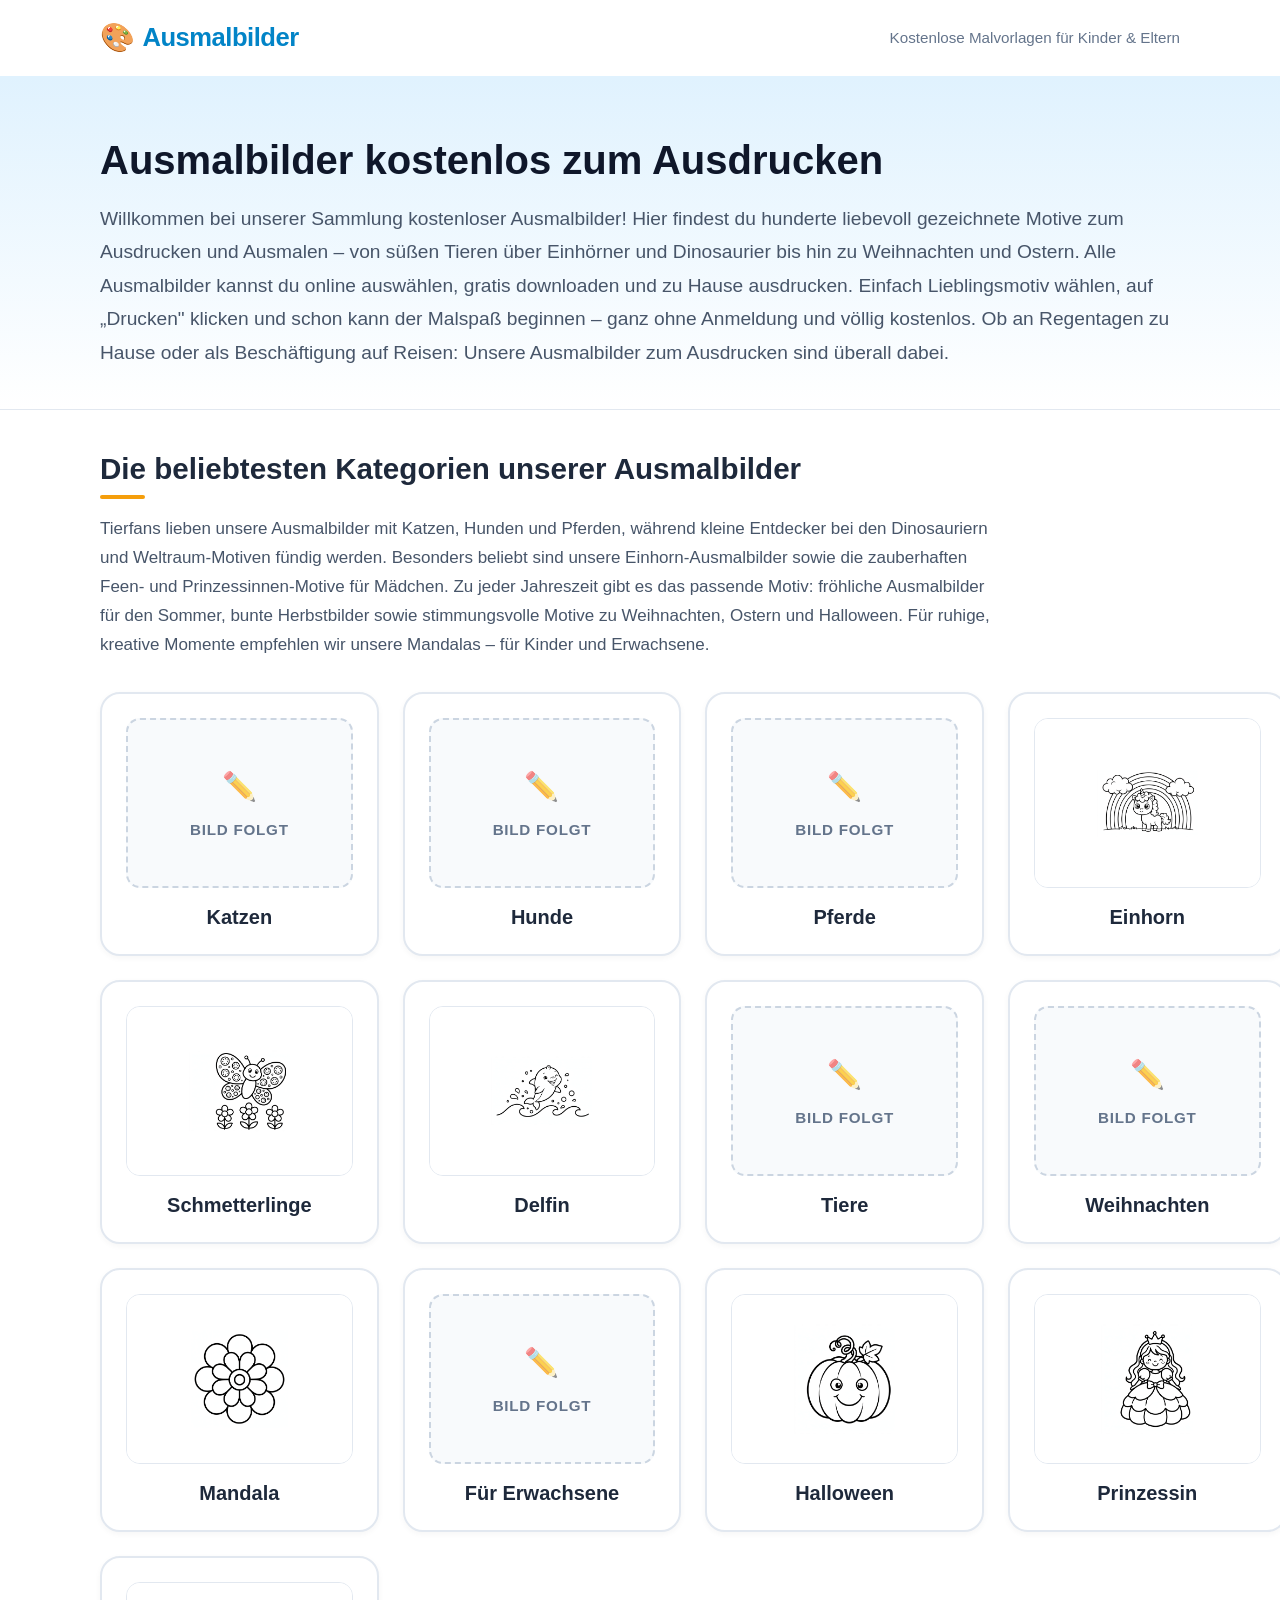
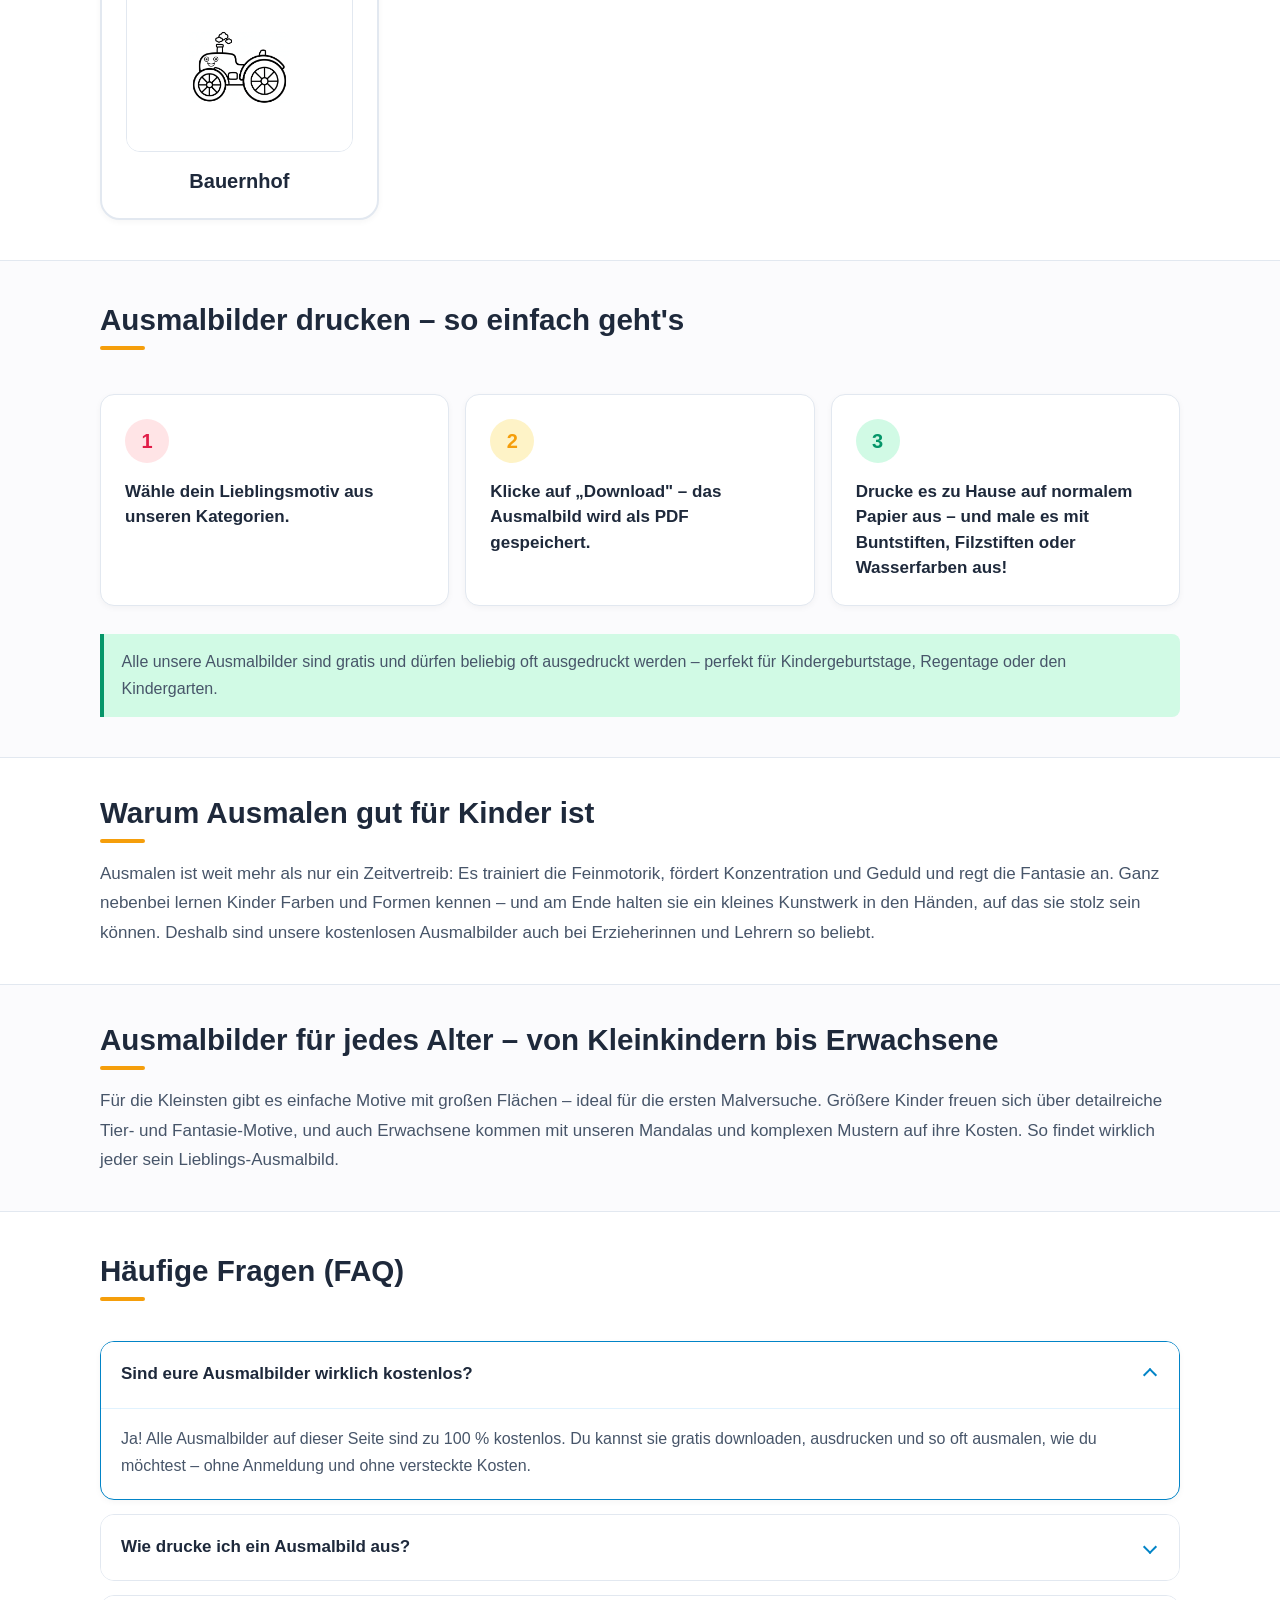
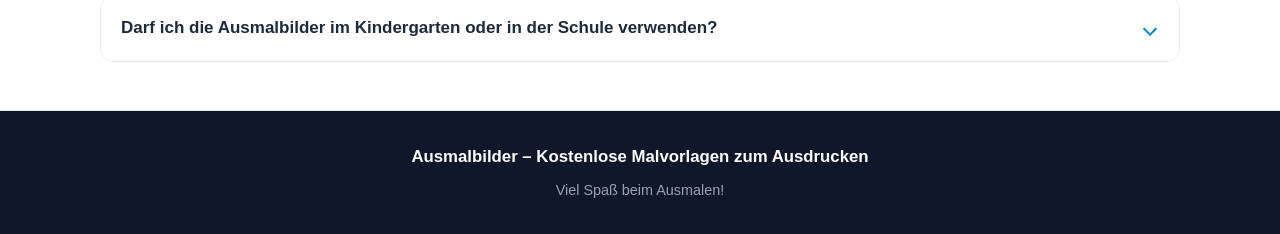
<file: index.html>
<!DOCTYPE html>
<html lang="de">
<head>
  <meta charset="UTF-8">
  <meta name="viewport" content="width=device-width, initial-scale=1.0">
  <title>Ausmalbilder kostenlos zum Ausdrucken – 100+ Motive für Kinder</title>
  <meta name="description" content="Hunderte kostenlose Ausmalbilder zum Ausdrucken und Downloaden: Tiere, Einhörner, Dinosaurier, Weihnachten u.v.m. Einfach gratis herunterladen und losmalen!">
  <link rel="stylesheet" href="style.css">
</head>
<body>

  <!-- Seiten-Kopfbereich / Header -->
  <header class="site-header">
    <div class="container header-container">
      <div class="logo">
        <span class="logo-icon" aria-hidden="true">🎨</span>
        <span class="logo-text">Ausmalbilder</span>
      </div>
      <p class="header-tagline">Kostenlose Malvorlagen für Kinder &amp; Eltern</p>
    </div>
  </header>

  <main>
    <!-- Intro / Hero Bereich -->
    <section class="hero-section">
      <div class="container">
        <h1>Ausmalbilder kostenlos zum Ausdrucken</h1>
        <p class="intro-text">
          Willkommen bei unserer Sammlung kostenloser Ausmalbilder! Hier findest du hunderte liebevoll gezeichnete Motive zum Ausdrucken und Ausmalen – von süßen Tieren über Einhörner und Dinosaurier bis hin zu Weihnachten und Ostern. Alle Ausmalbilder kannst du online auswählen, gratis downloaden und zu Hause ausdrucken. Einfach Lieblingsmotiv wählen, auf „Drucken" klicken und schon kann der Malspaß beginnen – ganz ohne Anmeldung und völlig kostenlos. Ob an Regentagen zu Hause oder als Beschäftigung auf Reisen: Unsere Ausmalbilder zum Ausdrucken sind überall dabei.
        </p>
      </div>
    </section>

    <!-- Kategorien Bereich -->
    <section class="categories-section" id="kategorien">
      <div class="container">
        <h2>Die beliebtesten Kategorien unserer Ausmalbilder</h2>
        <p class="section-intro">
          Tierfans lieben unsere Ausmalbilder mit Katzen, Hunden und Pferden, während kleine Entdecker bei den Dinosauriern und Weltraum-Motiven fündig werden. Besonders beliebt sind unsere Einhorn-Ausmalbilder sowie die zauberhaften Feen- und Prinzessinnen-Motive für Mädchen. Zu jeder Jahreszeit gibt es das passende Motiv: fröhliche Ausmalbilder für den Sommer, bunte Herbstbilder sowie stimmungsvolle Motive zu Weihnachten, Ostern und Halloween. Für ruhige, kreative Momente empfehlen wir unsere Mandalas – für Kinder und Erwachsene.
        </p>

        <div class="category-grid">
          <!-- Kategorie 1: Katzen -->
          <a href="katzen.html" class="category-card">
            <div class="card-placeholder">
              <span class="placeholder-icon" aria-hidden="true">✏️</span>
              <span class="placeholder-text">Bild folgt</span>
            </div>
            <h3 class="category-title">Katzen</h3>
          </a>

          <!-- Kategorie 2: Hunde -->
          <a href="hunde.html" class="category-card">
            <div class="card-placeholder">
              <span class="placeholder-icon" aria-hidden="true">✏️</span>
              <span class="placeholder-text">Bild folgt</span>
            </div>
            <h3 class="category-title">Hunde</h3>
          </a>

          <!-- Kategorie 3: Pferde -->
          <a href="pferde.html" class="category-card">
            <div class="card-placeholder">
              <span class="placeholder-icon" aria-hidden="true">✏️</span>
              <span class="placeholder-text">Bild folgt</span>
            </div>
            <h3 class="category-title">Pferde</h3>
          </a>

          <!-- Kategorie 4: Einhorn -->
          <a href="einhorn.html" class="category-card">
            <div class="category-img-container">
              <img src="images/einhorn/einhorn-1.png" alt="Ausmalbilder Einhorn" class="category-img" loading="lazy">
            </div>
            <h3 class="category-title">Einhorn</h3>
          </a>

          <!-- Kategorie 5: Dinosaurier -->
          <a href="dinosaurier.html" class="category-card">
            <div class="category-img-container">
              <img src="images/dinosaurier/dinosaurier-1.png" alt="Ausmalbilder Dinosaurier" class="category-img" loading="lazy">
            </div>
            <h3 class="category-title">Dinosaurier</h3>
          </a>

          <!-- Kategorie: Schmetterlinge -->
          <a href="schmetterling.html" class="category-card">
            <div class="category-img-container">
              <img src="images/schmetterling/schmetterling-1.png" alt="Ausmalbilder Schmetterlinge" class="category-img" loading="lazy">
            </div>
            <h3 class="category-title">Schmetterlinge</h3>
          </a>

          <!-- Kategorie: Delfin -->
          <a href="delfin.html" class="category-card">
            <div class="category-img-container">
              <img src="images/delfin/delfin-1.png" alt="Ausmalbilder Delfin" class="category-img" loading="lazy">
            </div>
            <h3 class="category-title">Delfin</h3>
          </a>

          <!-- Kategorie 6: Tiere -->
          <div class="category-card">
            <div class="card-placeholder">
              <span class="placeholder-icon" aria-hidden="true">✏️</span>
              <span class="placeholder-text">Bild folgt</span>
            </div>
            <h3 class="category-title">Tiere</h3>
          </div>

          <!-- Kategorie 7: Weihnachten -->
          <a href="weihnachten.html" class="category-card">
            <div class="card-placeholder">
              <span class="placeholder-icon" aria-hidden="true">✏️</span>
              <span class="placeholder-text">Bild folgt</span>
            </div>
            <h3 class="category-title">Weihnachten</h3>
          </a>

          <!-- Kategorie 8: Ostern -->
          <a href="ostern.html" class="category-card">
            <div class="category-img-container">
              <img src="images/ostern/ostern-1.png" alt="Ausmalbilder Ostern" class="category-img" loading="lazy">
            </div>
            <h3 class="category-title">Ostern</h3>
          </a>

          <!-- Kategorie 9: Mandala -->
          <a href="mandala.html" class="category-card">
            <div class="category-img-container">
              <img src="images/mandala/mandala-1.png" alt="Ausmalbilder Mandala" class="category-img" loading="lazy">
            </div>
            <h3 class="category-title">Mandala</h3>
          </a>

          <!-- Kategorie 10: Für Erwachsene -->
          <div class="category-card">
            <div class="card-placeholder">
              <span class="placeholder-icon" aria-hidden="true">✏️</span>
              <span class="placeholder-text">Bild folgt</span>
            </div>
            <h3 class="category-title">Für Erwachsene</h3>
          </div>

          <!-- Kategorie: Halloween -->
          <a href="halloween.html" class="category-card">
            <div class="category-img-container">
              <img src="images/halloween/halloween-1.png" alt="Ausmalbilder Halloween" class="category-img" loading="lazy">
            </div>
            <h3 class="category-title">Halloween</h3>
          </a>

          <!-- Kategorie: Prinzessin -->
          <a href="prinzessin.html" class="category-card">
            <div class="category-img-container">
              <img src="images/prinzessin/prinzessin-1.png" alt="Ausmalbilder Prinzessin" class="category-img" loading="lazy">
            </div>
            <h3 class="category-title">Prinzessin</h3>
          </a>

          <!-- Kategorie: Feuerwehr -->
          <a href="feuerwehr.html" class="category-card">
            <div class="category-img-container">
              <img src="images/feuerwehr/feuerwehr-1.png" alt="Ausmalbilder Feuerwehr" class="category-img" loading="lazy">
            </div>
            <h3 class="category-title">Feuerwehr</h3>
          </a>

          <!-- Kategorie: Bauernhof -->
          <a href="bauernhof.html" class="category-card">
            <div class="category-img-container">
              <img src="images/bauernhof/bauernhof-1.png" alt="Ausmalbilder Bauernhof" class="category-img" loading="lazy">
            </div>
            <h3 class="category-title">Bauernhof</h3>
          </a>
        </div>
      </div>
    </section>

    <!-- Anleitung / Drucken Schritte -->
    <section class="steps-section">
      <div class="container">
        <h2>Ausmalbilder drucken – so einfach geht's</h2>
        
        <div class="steps-list">
          <div class="step-card">
            <div class="step-badge">1</div>
            <div class="step-content">
              <p>Wähle dein Lieblingsmotiv aus unseren Kategorien.</p>
            </div>
          </div>

          <div class="step-card">
            <div class="step-badge">2</div>
            <div class="step-content">
              <p>Klicke auf „Download" – das Ausmalbild wird als PDF gespeichert.</p>
            </div>
          </div>

          <div class="step-card">
            <div class="step-badge">3</div>
            <div class="step-content">
              <p>Drucke es zu Hause auf normalem Papier aus – und male es mit Buntstiften, Filzstiften oder Wasserfarben aus!</p>
            </div>
          </div>
        </div>

        <p class="steps-note">
          Alle unsere Ausmalbilder sind gratis und dürfen beliebig oft ausgedruckt werden – perfekt für Kindergeburtstage, Regentage oder den Kindergarten.
        </p>
      </div>
    </section>

    <!-- Vorteile für Kinder -->
    <section class="benefits-section">
      <div class="container">
        <h2>Warum Ausmalen gut für Kinder ist</h2>
        <p>
          Ausmalen ist weit mehr als nur ein Zeitvertreib: Es trainiert die Feinmotorik, fördert Konzentration und Geduld und regt die Fantasie an. Ganz nebenbei lernen Kinder Farben und Formen kennen – und am Ende halten sie ein kleines Kunstwerk in den Händen, auf das sie stolz sein können. Deshalb sind unsere kostenlosen Ausmalbilder auch bei Erzieherinnen und Lehrern so beliebt.
        </p>
      </div>
    </section>

    <!-- Altersgruppen -->
    <section class="age-groups-section">
      <div class="container">
        <h2>Ausmalbilder für jedes Alter – von Kleinkindern bis Erwachsene</h2>
        <p>
          Für die Kleinsten gibt es einfache Motive mit großen Flächen – ideal für die ersten Malversuche. Größere Kinder freuen sich über detailreiche Tier- und Fantasie-Motive, und auch Erwachsene kommen mit unseren Mandalas und komplexen Mustern auf ihre Kosten. So findet wirklich jeder sein Lieblings-Ausmalbild.
        </p>
      </div>
    </section>

    <!-- FAQ Bereich (Accordion) -->
    <section class="faq-section">
      <div class="container">
        <h2>Häufige Fragen (FAQ)</h2>

        <div class="faq-accordion">
          <details class="faq-item" open>
            <summary class="faq-question">
              <span>Sind eure Ausmalbilder wirklich kostenlos?</span>
              <span class="faq-chevron" aria-hidden="true"></span>
            </summary>
            <div class="faq-answer">
              <p>Ja! Alle Ausmalbilder auf dieser Seite sind zu 100 % kostenlos. Du kannst sie gratis downloaden, ausdrucken und so oft ausmalen, wie du möchtest – ohne Anmeldung und ohne versteckte Kosten.</p>
            </div>
          </details>

          <details class="faq-item">
            <summary class="faq-question">
              <span>Wie drucke ich ein Ausmalbild aus?</span>
              <span class="faq-chevron" aria-hidden="true"></span>
            </summary>
            <div class="faq-answer">
              <p>Ganz einfach: Motiv anklicken, die PDF-Datei herunterladen und auf normalem Druckerpapier (ideal ist DIN A4) ausdrucken. Schon kann der Malspaß beginnen!</p>
            </div>
          </details>

          <details class="faq-item">
            <summary class="faq-question">
              <span>Darf ich die Ausmalbilder im Kindergarten oder in der Schule verwenden?</span>
              <span class="faq-chevron" aria-hidden="true"></span>
            </summary>
            <div class="faq-answer">
              <p>Aber gerne! Unsere kostenlosen Ausmalbilder dürfen nicht nur zu Hause, sondern auch in Kindergärten, Schulen und anderen Bildungseinrichtungen verwendet werden.</p>
            </div>
          </details>
        </div>
      </div>
    </section>
  </main>

  <!-- Einfacher, freundlicher Footer -->
  <footer class="site-footer">
    <div class="container">
      <p class="footer-title">Ausmalbilder – Kostenlose Malvorlagen zum Ausdrucken</p>
      <p class="footer-copy">Viel Spaß beim Ausmalen!</p>
    </div>
  </footer>

</body>
</html>
</file>
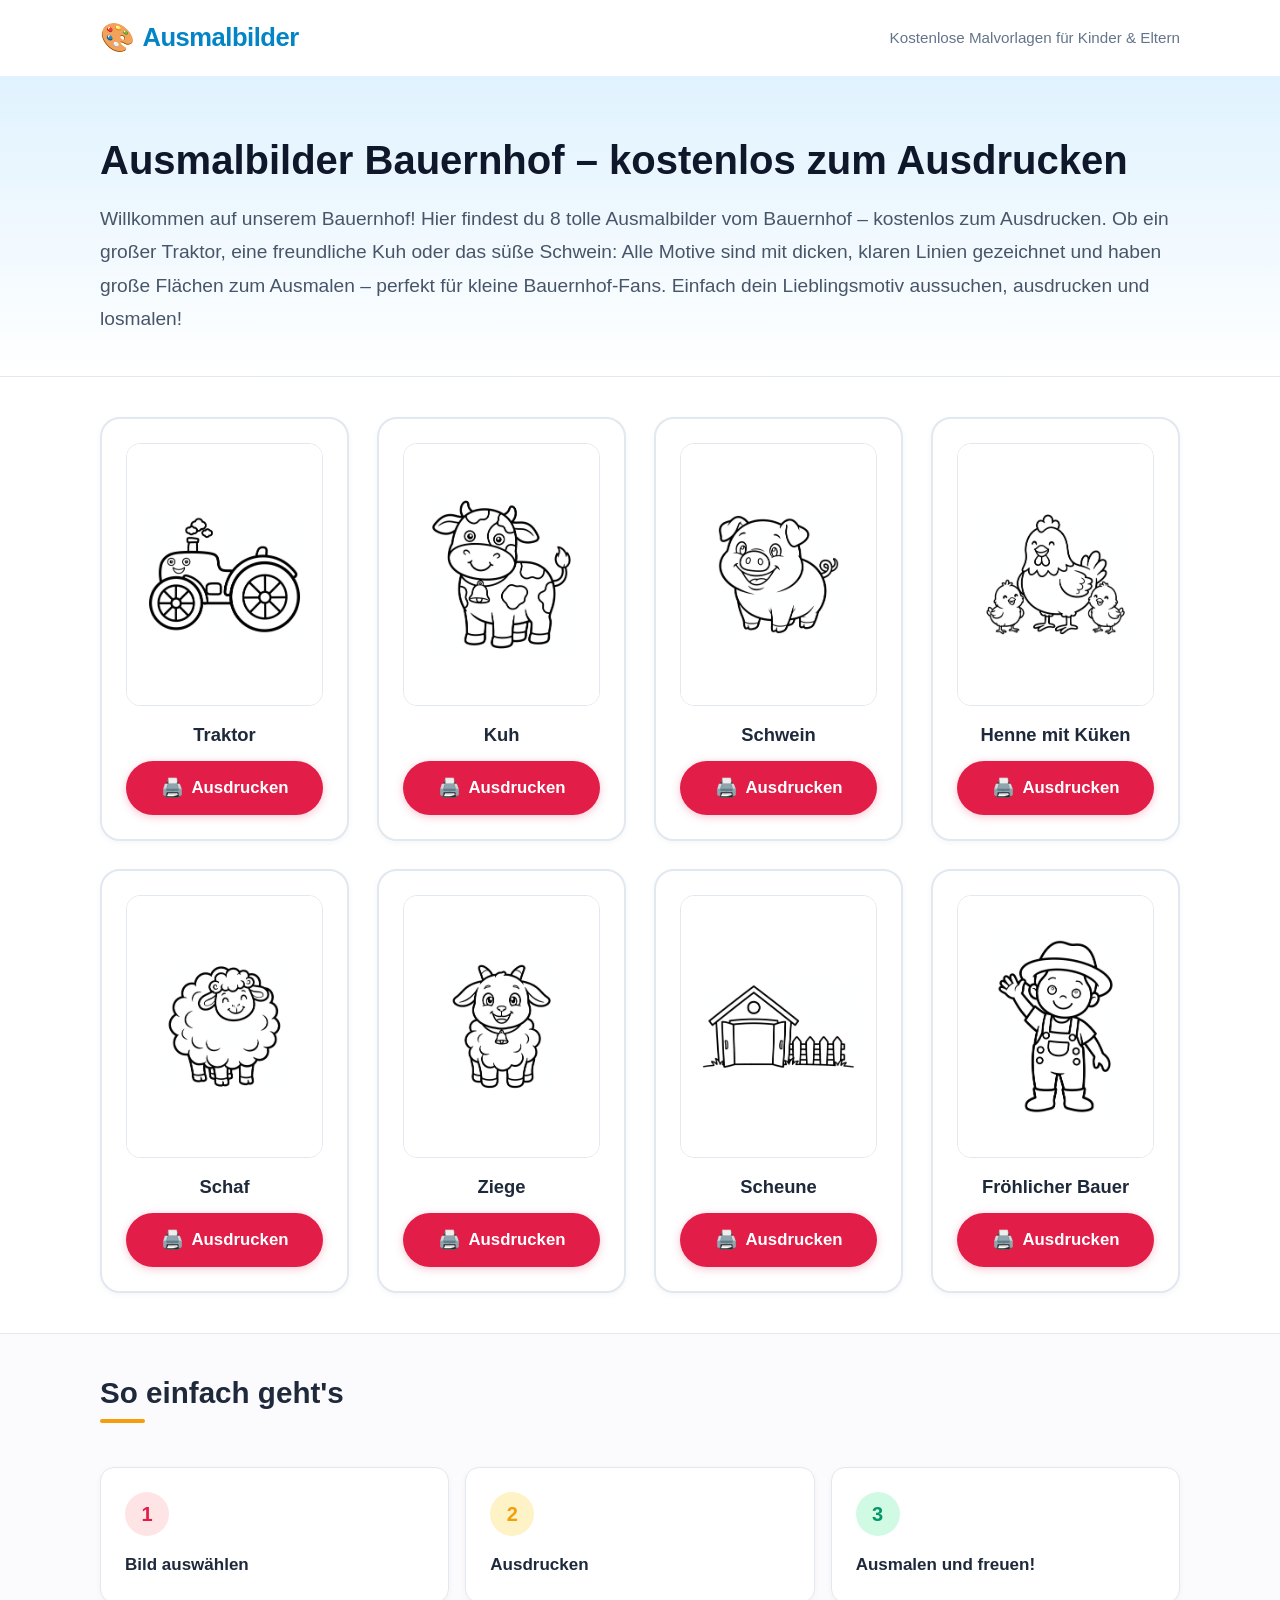
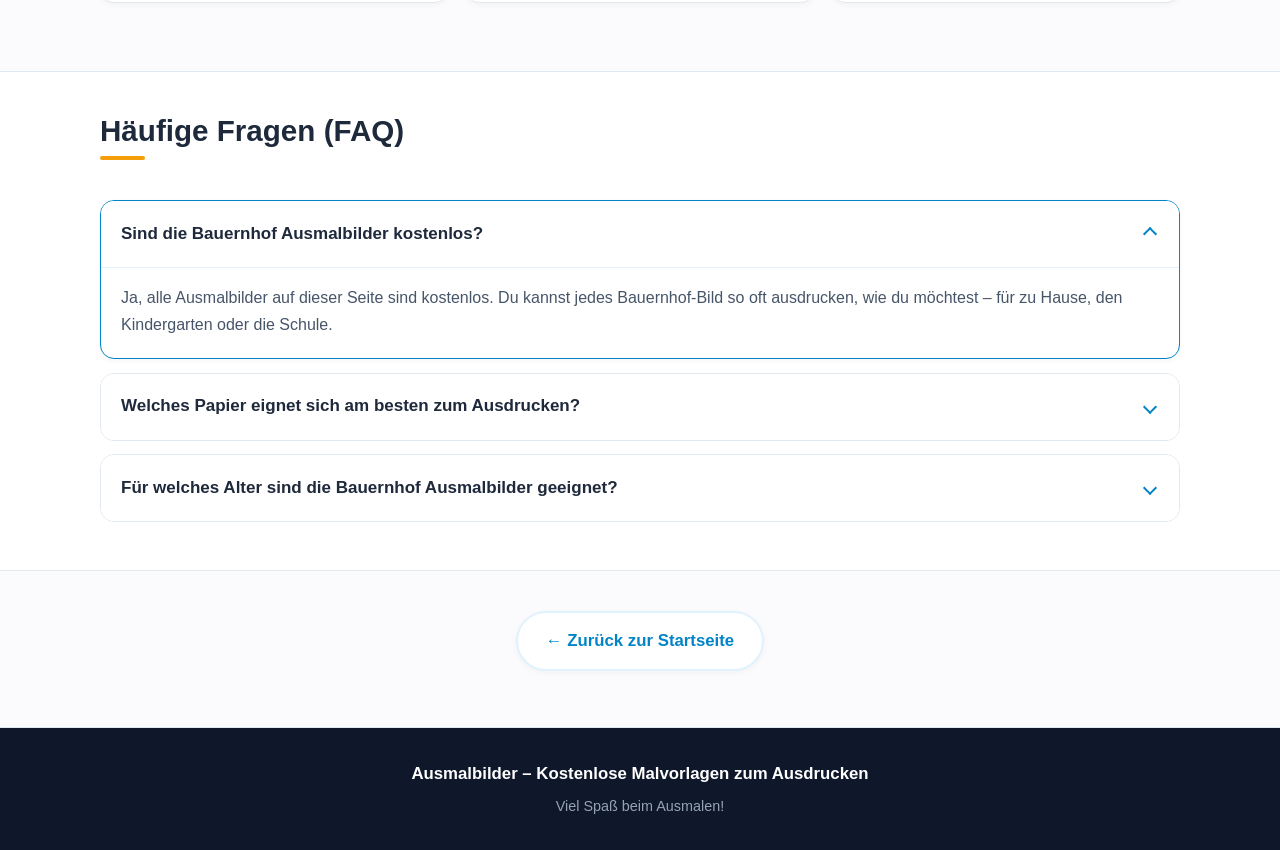
<file: bauernhof.html>
<!DOCTYPE html>
<html lang="de">
<head>
  <meta charset="UTF-8">
  <meta name="viewport" content="width=device-width, initial-scale=1.0">
  <title>Ausmalbilder Bauernhof kostenlos zum Ausdrucken</title>
  <meta name="description" content="Kostenlose Ausmalbilder vom Bauernhof für Kinder zum Ausdrucken: Traktor, Kuh, Schwein, Scheune und mehr – gratis herunterladen!">
  <link rel="stylesheet" href="style.css">
</head>
<body>

  <!-- Seiten-Kopfbereich / Header -->
  <header class="site-header">
    <div class="container header-container">
      <a href="index.html" class="logo" style="text-decoration: none;">
        <span class="logo-icon" aria-hidden="true">🎨</span>
        <span class="logo-text">Ausmalbilder</span>
      </a>
      <p class="header-tagline">Kostenlose Malvorlagen für Kinder &amp; Eltern</p>
    </div>
  </header>

  <main>
    <!-- Intro / Hero Bereich -->
    <section class="hero-section">
      <div class="container">
        <h1>Ausmalbilder Bauernhof – kostenlos zum Ausdrucken</h1>
        <p class="intro-text">
          Willkommen auf unserem Bauernhof! Hier findest du 8 tolle Ausmalbilder vom Bauernhof – kostenlos zum Ausdrucken. Ob ein großer Traktor, eine freundliche Kuh oder das süße Schwein: Alle Motive sind mit dicken, klaren Linien gezeichnet und haben große Flächen zum Ausmalen – perfekt für kleine Bauernhof-Fans. Einfach dein Lieblingsmotiv aussuchen, ausdrucken und losmalen!
        </p>
      </div>
    </section>

    <!-- Galerie Bereich -->
    <section class="gallery-section">
      <div class="container">
        <div class="gallery-grid">
          <!-- Bild 1: Traktor -->
          <div class="gallery-card">
            <div class="gallery-media-container">
              <img src="images/bauernhof/bauernhof-1.png" alt="Traktor" class="gallery-img" loading="lazy" onerror="this.style.display='none'; this.nextElementSibling.style.display='flex';">
              <div class="card-placeholder" style="display: none;">
                <span class="placeholder-icon" aria-hidden="true">✏️</span>
                <span class="placeholder-text">Bild folgt</span>
              </div>
            </div>
            <div class="gallery-card-body">
              <h3 class="gallery-caption">Traktor</h3>
              <a href="images/bauernhof/bauernhof-1.png" target="_blank" rel="noopener noreferrer" class="btn-print">
                <span class="btn-icon" aria-hidden="true">🖨️</span>
                <span>Ausdrucken</span>
              </a>
            </div>
          </div>

          <!-- Bild 2: Kuh -->
          <div class="gallery-card">
            <div class="gallery-media-container">
              <img src="images/bauernhof/bauernhof-2.png" alt="Kuh" class="gallery-img" loading="lazy" onerror="this.style.display='none'; this.nextElementSibling.style.display='flex';">
              <div class="card-placeholder" style="display: none;">
                <span class="placeholder-icon" aria-hidden="true">✏️</span>
                <span class="placeholder-text">Bild folgt</span>
              </div>
            </div>
            <div class="gallery-card-body">
              <h3 class="gallery-caption">Kuh</h3>
              <a href="images/bauernhof/bauernhof-2.png" target="_blank" rel="noopener noreferrer" class="btn-print">
                <span class="btn-icon" aria-hidden="true">🖨️</span>
                <span>Ausdrucken</span>
              </a>
            </div>
          </div>

          <!-- Bild 3: Schwein -->
          <div class="gallery-card">
            <div class="gallery-media-container">
              <img src="images/bauernhof/bauernhof-3.png" alt="Schwein" class="gallery-img" loading="lazy" onerror="this.style.display='none'; this.nextElementSibling.style.display='flex';">
              <div class="card-placeholder" style="display: none;">
                <span class="placeholder-icon" aria-hidden="true">✏️</span>
                <span class="placeholder-text">Bild folgt</span>
              </div>
            </div>
            <div class="gallery-card-body">
              <h3 class="gallery-caption">Schwein</h3>
              <a href="images/bauernhof/bauernhof-3.png" target="_blank" rel="noopener noreferrer" class="btn-print">
                <span class="btn-icon" aria-hidden="true">🖨️</span>
                <span>Ausdrucken</span>
              </a>
            </div>
          </div>

          <!-- Bild 4: Henne mit Küken -->
          <div class="gallery-card">
            <div class="gallery-media-container">
              <img src="images/bauernhof/bauernhof-4.png" alt="Henne mit Küken" class="gallery-img" loading="lazy" onerror="this.style.display='none'; this.nextElementSibling.style.display='flex';">
              <div class="card-placeholder" style="display: none;">
                <span class="placeholder-icon" aria-hidden="true">✏️</span>
                <span class="placeholder-text">Bild folgt</span>
              </div>
            </div>
            <div class="gallery-card-body">
              <h3 class="gallery-caption">Henne mit Küken</h3>
              <a href="images/bauernhof/bauernhof-4.png" target="_blank" rel="noopener noreferrer" class="btn-print">
                <span class="btn-icon" aria-hidden="true">🖨️</span>
                <span>Ausdrucken</span>
              </a>
            </div>
          </div>

          <!-- Bild 5: Schaf -->
          <div class="gallery-card">
            <div class="gallery-media-container">
              <img src="images/bauernhof/bauernhof-5.png" alt="Schaf" class="gallery-img" loading="lazy" onerror="this.style.display='none'; this.nextElementSibling.style.display='flex';">
              <div class="card-placeholder" style="display: none;">
                <span class="placeholder-icon" aria-hidden="true">✏️</span>
                <span class="placeholder-text">Bild folgt</span>
              </div>
            </div>
            <div class="gallery-card-body">
              <h3 class="gallery-caption">Schaf</h3>
              <a href="images/bauernhof/bauernhof-5.png" target="_blank" rel="noopener noreferrer" class="btn-print">
                <span class="btn-icon" aria-hidden="true">🖨️</span>
                <span>Ausdrucken</span>
              </a>
            </div>
          </div>

          <!-- Bild 6: Ziege -->
          <div class="gallery-card">
            <div class="gallery-media-container">
              <img src="images/bauernhof/bauernhof-6.png" alt="Ziege" class="gallery-img" loading="lazy" onerror="this.style.display='none'; this.nextElementSibling.style.display='flex';">
              <div class="card-placeholder" style="display: none;">
                <span class="placeholder-icon" aria-hidden="true">✏️</span>
                <span class="placeholder-text">Bild folgt</span>
              </div>
            </div>
            <div class="gallery-card-body">
              <h3 class="gallery-caption">Ziege</h3>
              <a href="images/bauernhof/bauernhof-6.png" target="_blank" rel="noopener noreferrer" class="btn-print">
                <span class="btn-icon" aria-hidden="true">🖨️</span>
                <span>Ausdrucken</span>
              </a>
            </div>
          </div>

          <!-- Bild 7: Scheune -->
          <div class="gallery-card">
            <div class="gallery-media-container">
              <img src="images/bauernhof/bauernhof-7.png" alt="Scheune" class="gallery-img" loading="lazy" onerror="this.style.display='none'; this.nextElementSibling.style.display='flex';">
              <div class="card-placeholder" style="display: none;">
                <span class="placeholder-icon" aria-hidden="true">✏️</span>
                <span class="placeholder-text">Bild folgt</span>
              </div>
            </div>
            <div class="gallery-card-body">
              <h3 class="gallery-caption">Scheune</h3>
              <a href="images/bauernhof/bauernhof-7.png" target="_blank" rel="noopener noreferrer" class="btn-print">
                <span class="btn-icon" aria-hidden="true">🖨️</span>
                <span>Ausdrucken</span>
              </a>
            </div>
          </div>

          <!-- Bild 8: Fröhlicher Bauer -->
          <div class="gallery-card">
            <div class="gallery-media-container">
              <img src="images/bauernhof/bauernhof-8.png" alt="Fröhlicher Bauer" class="gallery-img" loading="lazy" onerror="this.style.display='none'; this.nextElementSibling.style.display='flex';">
              <div class="card-placeholder" style="display: none;">
                <span class="placeholder-icon" aria-hidden="true">✏️</span>
                <span class="placeholder-text">Bild folgt</span>
              </div>
            </div>
            <div class="gallery-card-body">
              <h3 class="gallery-caption">Fröhlicher Bauer</h3>
              <a href="images/bauernhof/bauernhof-8.png" target="_blank" rel="noopener noreferrer" class="btn-print">
                <span class="btn-icon" aria-hidden="true">🖨️</span>
                <span>Ausdrucken</span>
              </a>
            </div>
          </div>
        </div>
      </div>
    </section>

    <!-- Anleitung / So einfach geht's -->
    <section class="steps-section">
      <div class="container">
        <h2>So einfach geht's</h2>
        
        <div class="steps-list">
          <div class="step-card">
            <div class="step-badge">1</div>
            <div class="step-content">
              <p>Bild auswählen</p>
            </div>
          </div>

          <div class="step-card">
            <div class="step-badge">2</div>
            <div class="step-content">
              <p>Ausdrucken</p>
            </div>
          </div>

          <div class="step-card">
            <div class="step-badge">3</div>
            <div class="step-content">
              <p>Ausmalen und freuen!</p>
            </div>
          </div>
        </div>
      </div>
    </section>

    <!-- FAQ Bereich (Accordion) -->
    <section class="faq-section">
      <div class="container">
        <h2>Häufige Fragen (FAQ)</h2>

        <div class="faq-accordion">
          <details class="faq-item" open>
            <summary class="faq-question">
              <span>Sind die Bauernhof Ausmalbilder kostenlos?</span>
              <span class="faq-chevron" aria-hidden="true"></span>
            </summary>
            <div class="faq-answer">
              <p>Ja, alle Ausmalbilder auf dieser Seite sind kostenlos. Du kannst jedes Bauernhof-Bild so oft ausdrucken, wie du möchtest – für zu Hause, den Kindergarten oder die Schule.</p>
            </div>
          </details>

          <details class="faq-item">
            <summary class="faq-question">
              <span>Welches Papier eignet sich am besten zum Ausdrucken?</span>
              <span class="faq-chevron" aria-hidden="true"></span>
            </summary>
            <div class="faq-answer">
              <p>Normales Druckerpapier im A4-Format reicht völlig aus. Für Filzstifte empfehlen wir etwas dickeres Papier, damit die Farben nicht durchdrücken.</p>
            </div>
          </details>

          <details class="faq-item">
            <summary class="faq-question">
              <span>Für welches Alter sind die Bauernhof Ausmalbilder geeignet?</span>
              <span class="faq-chevron" aria-hidden="true"></span>
            </summary>
            <div class="faq-answer">
              <p>Die Motive haben dicke Linien und große Flächen und eignen sich ideal für Kinder ab etwa 3 Jahren.</p>
            </div>
          </details>
        </div>
      </div>
    </section>

    <!-- Zurück zur Startseite Link -->
    <section class="back-nav-section">
      <div class="container">
        <a href="index.html" class="back-link">← Zurück zur Startseite</a>
      </div>
    </section>
  </main>

  <!-- Einfacher, freundlicher Footer -->
  <footer class="site-footer">
    <div class="container">
      <p class="footer-title">Ausmalbilder – Kostenlose Malvorlagen zum Ausdrucken</p>
      <p class="footer-copy">Viel Spaß beim Ausmalen!</p>
    </div>
  </footer>

</body>
</html>
</file>
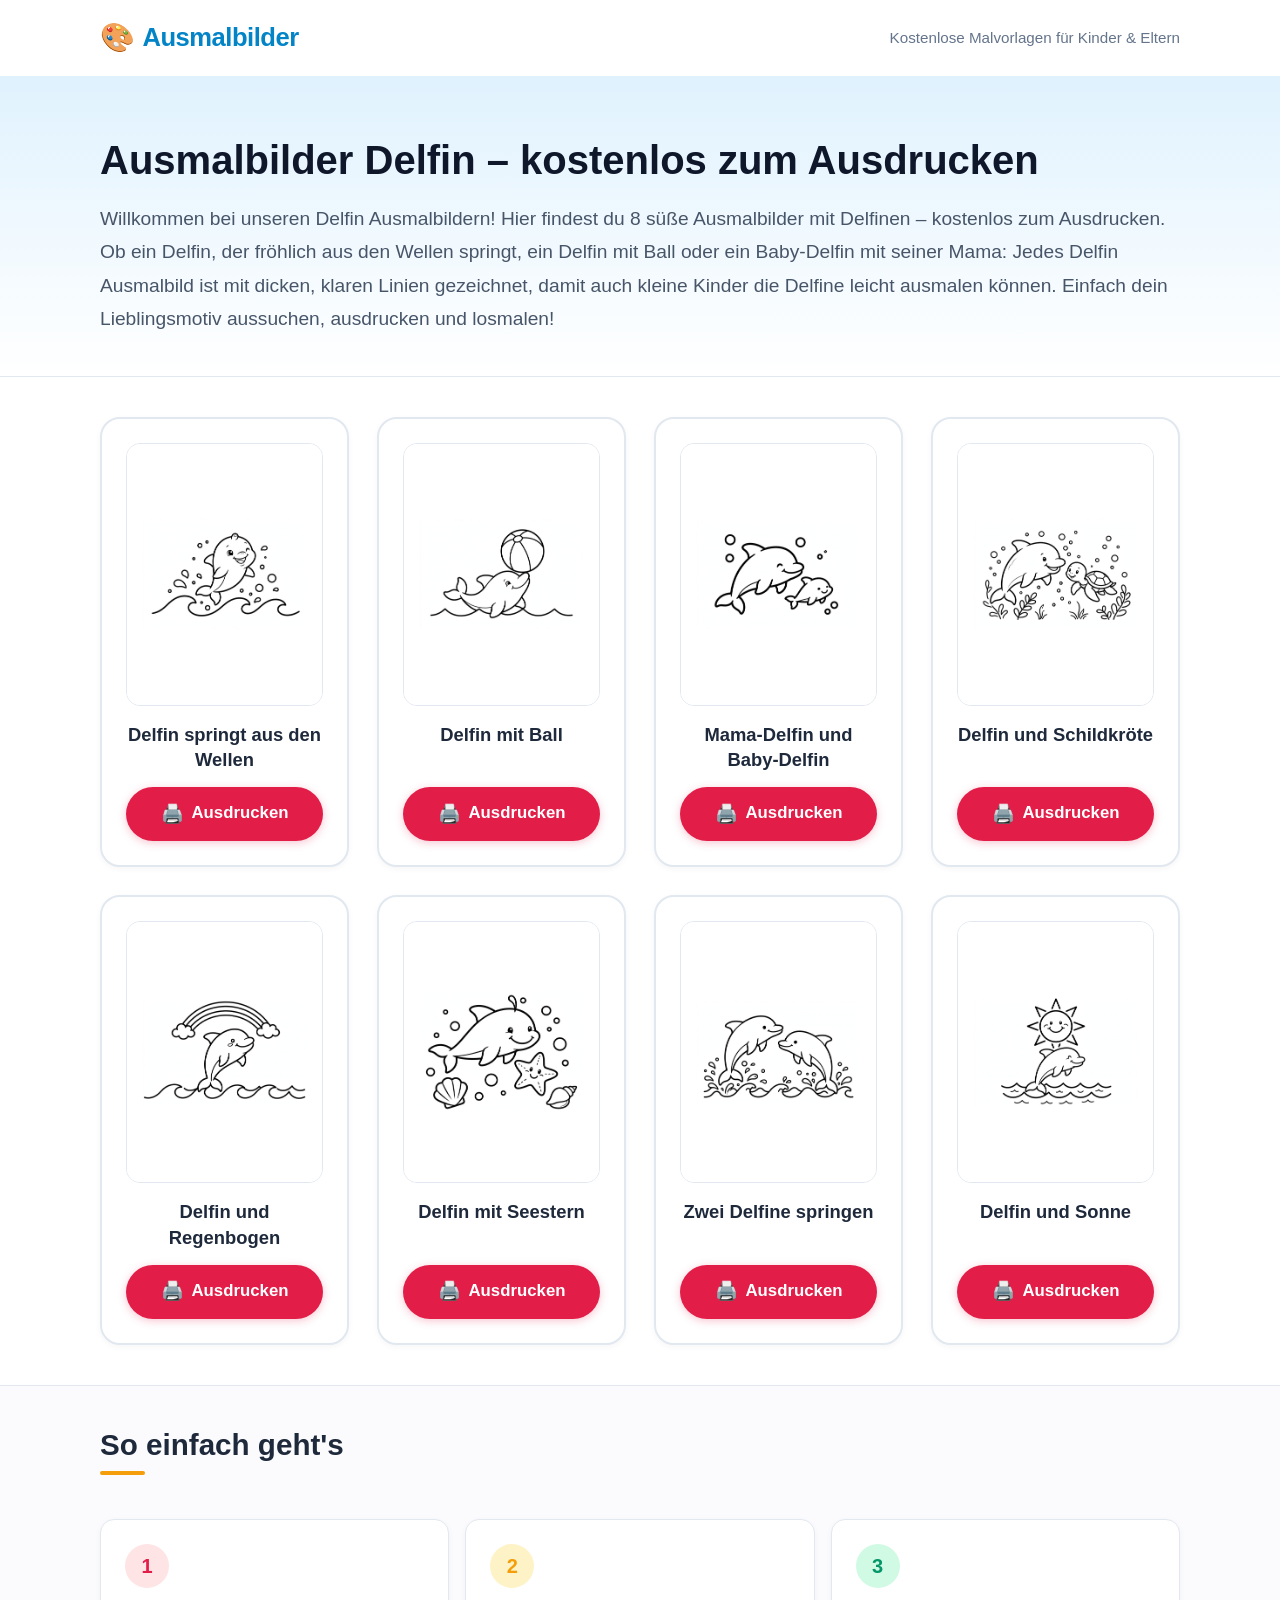
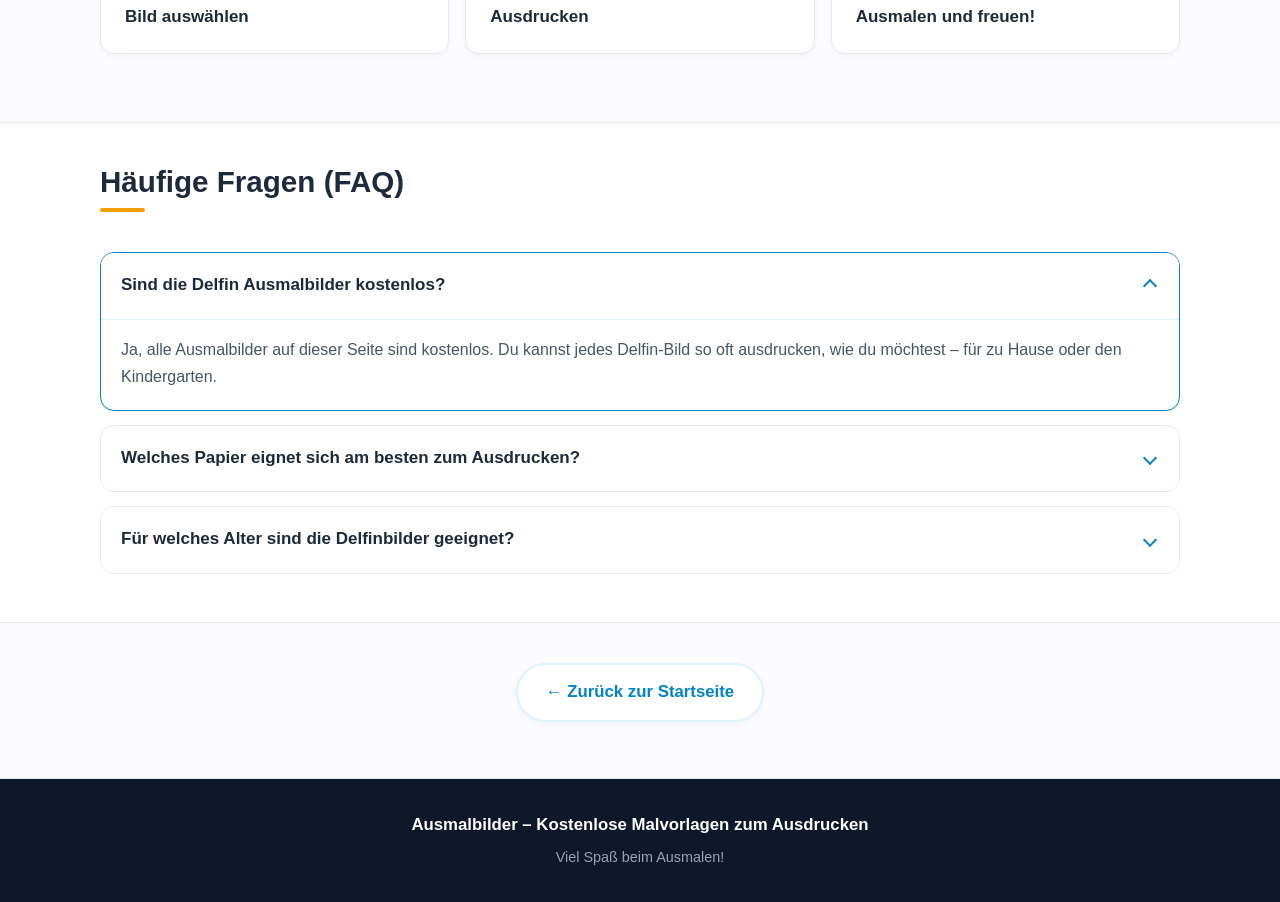
<file: delfin.html>
<!DOCTYPE html>
<html lang="de">
<head>
  <meta charset="UTF-8">
  <meta name="viewport" content="width=device-width, initial-scale=1.0">
  <title>Ausmalbilder Delfin kostenlos zum Ausdrucken</title>
  <meta name="description" content="Kostenlose Ausmalbilder mit Delfinen für Kinder zum Ausdrucken: Delfin springt aus den Wellen, mit Ball, Mama- und Baby-Delfin und mehr – gratis herunterladen!">
  <link rel="stylesheet" href="style.css">
</head>
<body>

  <!-- Seiten-Kopfbereich / Header -->
  <header class="site-header">
    <div class="container header-container">
      <a href="index.html" class="logo" style="text-decoration: none;">
        <span class="logo-icon" aria-hidden="true">🎨</span>
        <span class="logo-text">Ausmalbilder</span>
      </a>
      <p class="header-tagline">Kostenlose Malvorlagen für Kinder &amp; Eltern</p>
    </div>
  </header>

  <main>
    <!-- Intro / Hero Bereich -->
    <section class="hero-section">
      <div class="container">
        <h1>Ausmalbilder Delfin – kostenlos zum Ausdrucken</h1>
        <p class="intro-text">
          Willkommen bei unseren Delfin Ausmalbildern! Hier findest du 8 süße Ausmalbilder mit Delfinen – kostenlos zum Ausdrucken. Ob ein Delfin, der fröhlich aus den Wellen springt, ein Delfin mit Ball oder ein Baby-Delfin mit seiner Mama: Jedes Delfin Ausmalbild ist mit dicken, klaren Linien gezeichnet, damit auch kleine Kinder die Delfine leicht ausmalen können. Einfach dein Lieblingsmotiv aussuchen, ausdrucken und losmalen!
        </p>
      </div>
    </section>

    <!-- Galerie Bereich -->
    <section class="gallery-section">
      <div class="container">
        <div class="gallery-grid">
          <!-- Bild 1: Delfin springt aus den Wellen -->
          <div class="gallery-card">
            <div class="gallery-media-container">
              <img src="images/delfin/delfin-1.png" alt="Delfin springt aus den Wellen" class="gallery-img" loading="lazy" onerror="this.style.display='none'; this.nextElementSibling.style.display='flex';">
              <div class="card-placeholder" style="display: none;">
                <span class="placeholder-icon" aria-hidden="true">✏️</span>
                <span class="placeholder-text">Bild folgt</span>
              </div>
            </div>
            <div class="gallery-card-body">
              <h3 class="gallery-caption">Delfin springt aus den Wellen</h3>
              <a href="images/delfin/delfin-1.png" target="_blank" rel="noopener noreferrer" class="btn-print">
                <span class="btn-icon" aria-hidden="true">🖨️</span>
                <span>Ausdrucken</span>
              </a>
            </div>
          </div>

          <!-- Bild 2: Delfin mit Ball -->
          <div class="gallery-card">
            <div class="gallery-media-container">
              <img src="images/delfin/delfin-2.png" alt="Delfin mit Ball" class="gallery-img" loading="lazy" onerror="this.style.display='none'; this.nextElementSibling.style.display='flex';">
              <div class="card-placeholder" style="display: none;">
                <span class="placeholder-icon" aria-hidden="true">✏️</span>
                <span class="placeholder-text">Bild folgt</span>
              </div>
            </div>
            <div class="gallery-card-body">
              <h3 class="gallery-caption">Delfin mit Ball</h3>
              <a href="images/delfin/delfin-2.png" target="_blank" rel="noopener noreferrer" class="btn-print">
                <span class="btn-icon" aria-hidden="true">🖨️</span>
                <span>Ausdrucken</span>
              </a>
            </div>
          </div>

          <!-- Bild 3: Mama-Delfin und Baby-Delfin -->
          <div class="gallery-card">
            <div class="gallery-media-container">
              <img src="images/delfin/delfin-3.png" alt="Mama-Delfin und Baby-Delfin" class="gallery-img" loading="lazy" onerror="this.style.display='none'; this.nextElementSibling.style.display='flex';">
              <div class="card-placeholder" style="display: none;">
                <span class="placeholder-icon" aria-hidden="true">✏️</span>
                <span class="placeholder-text">Bild folgt</span>
              </div>
            </div>
            <div class="gallery-card-body">
              <h3 class="gallery-caption">Mama-Delfin und Baby-Delfin</h3>
              <a href="images/delfin/delfin-3.png" target="_blank" rel="noopener noreferrer" class="btn-print">
                <span class="btn-icon" aria-hidden="true">🖨️</span>
                <span>Ausdrucken</span>
              </a>
            </div>
          </div>

          <!-- Bild 4: Delfin und Schildkröte -->
          <div class="gallery-card">
            <div class="gallery-media-container">
              <img src="images/delfin/delfin-4.png" alt="Delfin und Schildkröte" class="gallery-img" loading="lazy" onerror="this.style.display='none'; this.nextElementSibling.style.display='flex';">
              <div class="card-placeholder" style="display: none;">
                <span class="placeholder-icon" aria-hidden="true">✏️</span>
                <span class="placeholder-text">Bild folgt</span>
              </div>
            </div>
            <div class="gallery-card-body">
              <h3 class="gallery-caption">Delfin und Schildkröte</h3>
              <a href="images/delfin/delfin-4.png" target="_blank" rel="noopener noreferrer" class="btn-print">
                <span class="btn-icon" aria-hidden="true">🖨️</span>
                <span>Ausdrucken</span>
              </a>
            </div>
          </div>

          <!-- Bild 5: Delfin und Regenbogen -->
          <div class="gallery-card">
            <div class="gallery-media-container">
              <img src="images/delfin/delfin-5.png" alt="Delfin und Regenbogen" class="gallery-img" loading="lazy" onerror="this.style.display='none'; this.nextElementSibling.style.display='flex';">
              <div class="card-placeholder" style="display: none;">
                <span class="placeholder-icon" aria-hidden="true">✏️</span>
                <span class="placeholder-text">Bild folgt</span>
              </div>
            </div>
            <div class="gallery-card-body">
              <h3 class="gallery-caption">Delfin und Regenbogen</h3>
              <a href="images/delfin/delfin-5.png" target="_blank" rel="noopener noreferrer" class="btn-print">
                <span class="btn-icon" aria-hidden="true">🖨️</span>
                <span>Ausdrucken</span>
              </a>
            </div>
          </div>

          <!-- Bild 6: Delfin mit Seestern -->
          <div class="gallery-card">
            <div class="gallery-media-container">
              <img src="images/delfin/delfin-6.png" alt="Delfin mit Seestern" class="gallery-img" loading="lazy" onerror="this.style.display='none'; this.nextElementSibling.style.display='flex';">
              <div class="card-placeholder" style="display: none;">
                <span class="placeholder-icon" aria-hidden="true">✏️</span>
                <span class="placeholder-text">Bild folgt</span>
              </div>
            </div>
            <div class="gallery-card-body">
              <h3 class="gallery-caption">Delfin mit Seestern</h3>
              <a href="images/delfin/delfin-6.png" target="_blank" rel="noopener noreferrer" class="btn-print">
                <span class="btn-icon" aria-hidden="true">🖨️</span>
                <span>Ausdrucken</span>
              </a>
            </div>
          </div>

          <!-- Bild 7: Zwei Delfine springen -->
          <div class="gallery-card">
            <div class="gallery-media-container">
              <img src="images/delfin/delfin-7.png" alt="Zwei Delfine springen" class="gallery-img" loading="lazy" onerror="this.style.display='none'; this.nextElementSibling.style.display='flex';">
              <div class="card-placeholder" style="display: none;">
                <span class="placeholder-icon" aria-hidden="true">✏️</span>
                <span class="placeholder-text">Bild folgt</span>
              </div>
            </div>
            <div class="gallery-card-body">
              <h3 class="gallery-caption">Zwei Delfine springen</h3>
              <a href="images/delfin/delfin-7.png" target="_blank" rel="noopener noreferrer" class="btn-print">
                <span class="btn-icon" aria-hidden="true">🖨️</span>
                <span>Ausdrucken</span>
              </a>
            </div>
          </div>

          <!-- Bild 8: Delfin und Sonne -->
          <div class="gallery-card">
            <div class="gallery-media-container">
              <img src="images/delfin/delfin-8.png" alt="Delfin und Sonne" class="gallery-img" loading="lazy" onerror="this.style.display='none'; this.nextElementSibling.style.display='flex';">
              <div class="card-placeholder" style="display: none;">
                <span class="placeholder-icon" aria-hidden="true">✏️</span>
                <span class="placeholder-text">Bild folgt</span>
              </div>
            </div>
            <div class="gallery-card-body">
              <h3 class="gallery-caption">Delfin und Sonne</h3>
              <a href="images/delfin/delfin-8.png" target="_blank" rel="noopener noreferrer" class="btn-print">
                <span class="btn-icon" aria-hidden="true">🖨️</span>
                <span>Ausdrucken</span>
              </a>
            </div>
          </div>
        </div>
      </div>
    </section>

    <!-- Anleitung / So einfach geht's -->
    <section class="steps-section">
      <div class="container">
        <h2>So einfach geht's</h2>
        
        <div class="steps-list">
          <div class="step-card">
            <div class="step-badge">1</div>
            <div class="step-content">
              <p>Bild auswählen</p>
            </div>
          </div>

          <div class="step-card">
            <div class="step-badge">2</div>
            <div class="step-content">
              <p>Ausdrucken</p>
            </div>
          </div>

          <div class="step-card">
            <div class="step-badge">3</div>
            <div class="step-content">
              <p>Ausmalen und freuen!</p>
            </div>
          </div>
        </div>
      </div>
    </section>

    <!-- FAQ Bereich (Accordion) -->
    <section class="faq-section">
      <div class="container">
        <h2>Häufige Fragen (FAQ)</h2>

        <div class="faq-accordion">
          <details class="faq-item" open>
            <summary class="faq-question">
              <span>Sind die Delfin Ausmalbilder kostenlos?</span>
              <span class="faq-chevron" aria-hidden="true"></span>
            </summary>
            <div class="faq-answer">
              <p>Ja, alle Ausmalbilder auf dieser Seite sind kostenlos. Du kannst jedes Delfin-Bild so oft ausdrucken, wie du möchtest – für zu Hause oder den Kindergarten.</p>
            </div>
          </details>

          <details class="faq-item">
            <summary class="faq-question">
              <span>Welches Papier eignet sich am besten zum Ausdrucken?</span>
              <span class="faq-chevron" aria-hidden="true"></span>
            </summary>
            <div class="faq-answer">
              <p>Normales Druckerpapier im A4-Format reicht völlig aus. Für Filzstifte empfehlen wir etwas dickeres Papier, damit die Farben nicht durchdrücken.</p>
            </div>
          </details>

          <details class="faq-item">
            <summary class="faq-question">
              <span>Für welches Alter sind die Delfinbilder geeignet?</span>
              <span class="faq-chevron" aria-hidden="true"></span>
            </summary>
            <div class="faq-answer">
              <p>Die Motive sind einfach und mit großen Flächen gezeichnet. Sie eignen sich ideal für Kinder ab etwa 3 Jahren – aber auch ältere Kinder haben viel Spaß beim Ausmalen.</p>
            </div>
          </details>
        </div>
      </div>
    </section>

    <!-- Zurück zur Startseite Link -->
    <section class="back-nav-section">
      <div class="container">
        <a href="index.html" class="back-link">← Zurück zur Startseite</a>
      </div>
    </section>
  </main>

  <!-- Einfacher, freundlicher Footer -->
  <footer class="site-footer">
    <div class="container">
      <p class="footer-title">Ausmalbilder – Kostenlose Malvorlagen zum Ausdrucken</p>
      <p class="footer-copy">Viel Spaß beim Ausmalen!</p>
    </div>
  </footer>

</body>
</html>
</file>
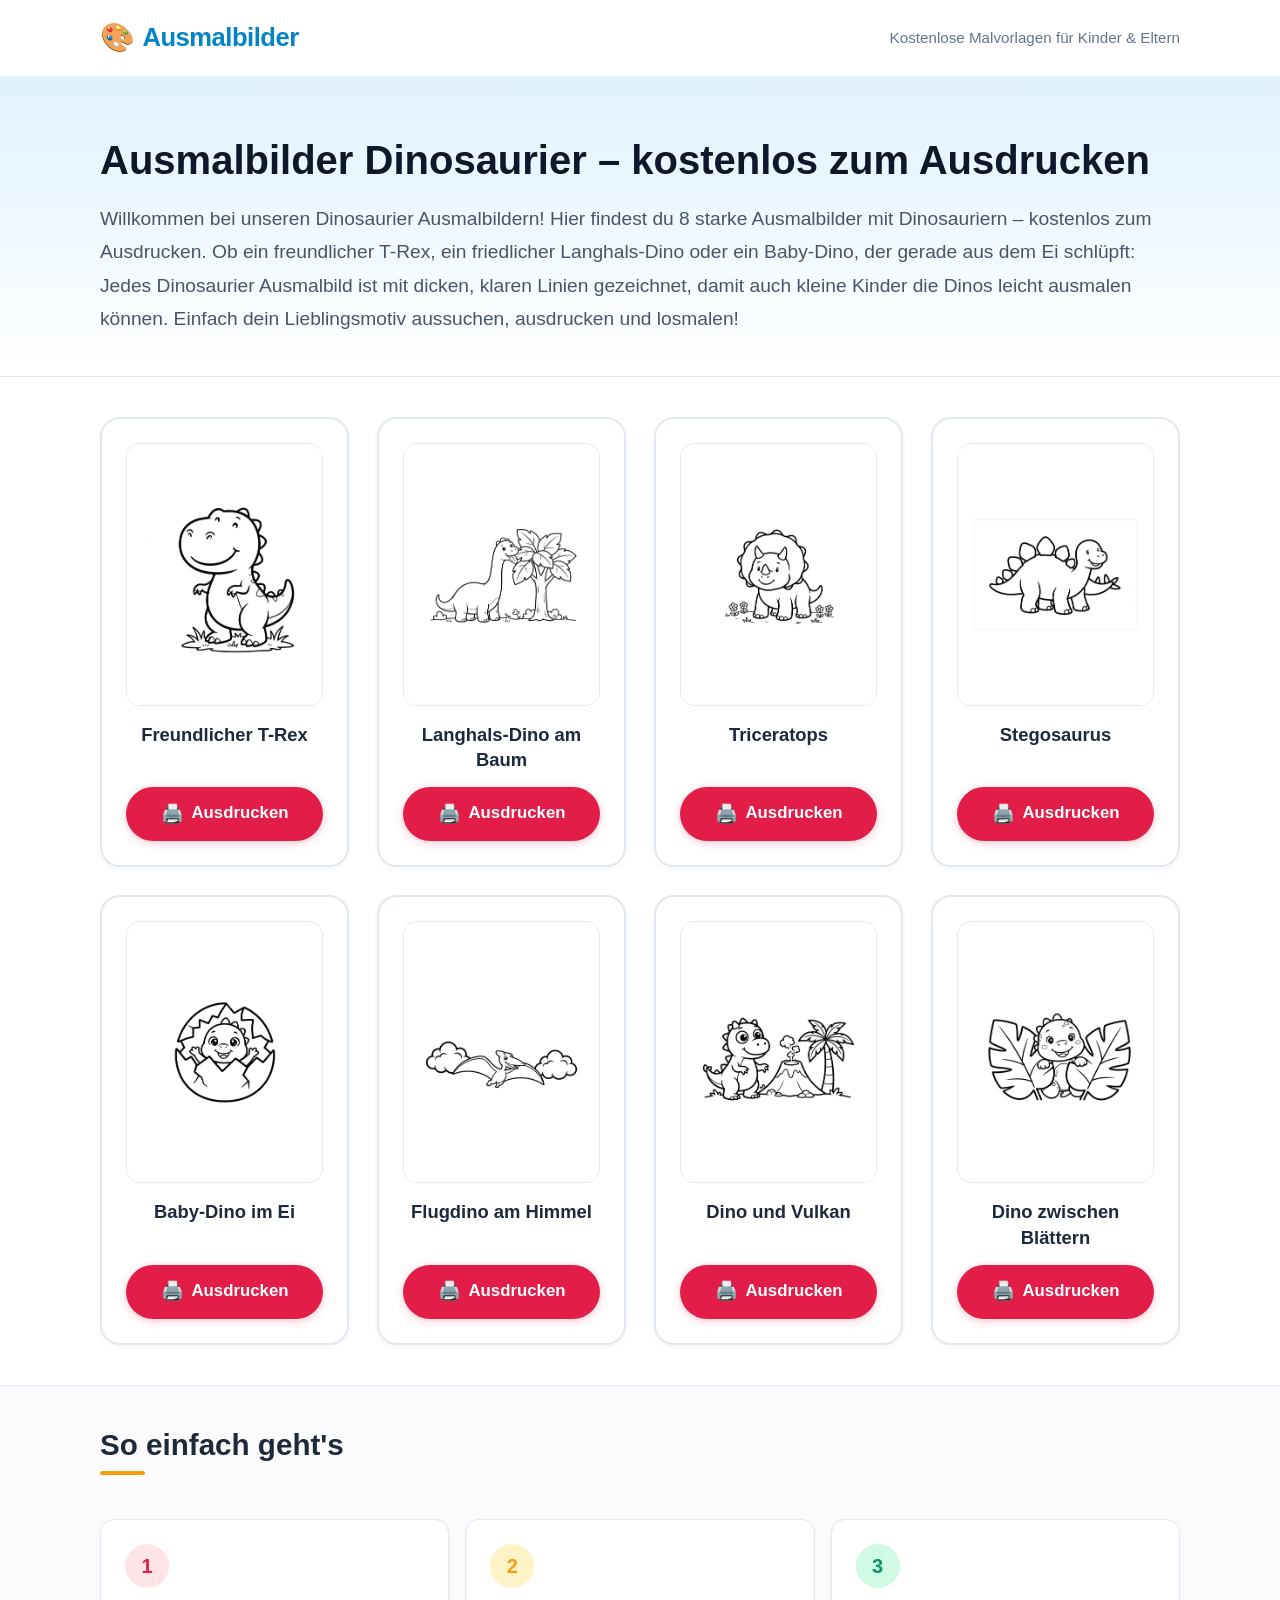
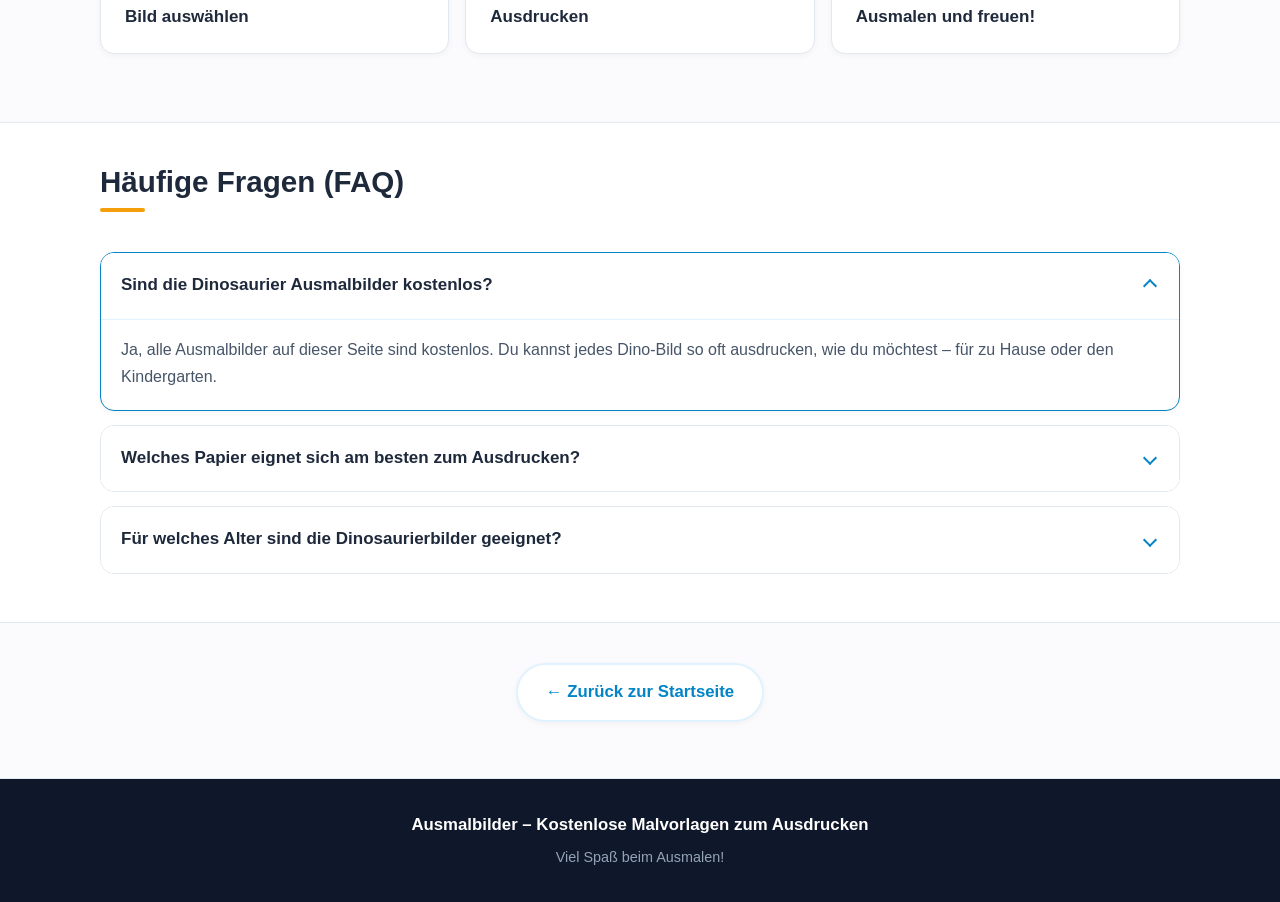
<file: dinosaurier.html>
<!DOCTYPE html>
<html lang="de">
<head>
  <meta charset="UTF-8">
  <meta name="viewport" content="width=device-width, initial-scale=1.0">
  <title>Ausmalbilder Dinosaurier kostenlos zum Ausdrucken</title>
  <meta name="description" content="Kostenlose Ausmalbilder mit Dinosauriern für Kinder zum Ausdrucken: T-Rex, Langhals-Dino, Triceratops, Stegosaurus und mehr – gratis herunterladen!">
  <link rel="stylesheet" href="style.css">
</head>
<body>

  <!-- Seiten-Kopfbereich / Header -->
  <header class="site-header">
    <div class="container header-container">
      <a href="index.html" class="logo" style="text-decoration: none;">
        <span class="logo-icon" aria-hidden="true">🎨</span>
        <span class="logo-text">Ausmalbilder</span>
      </a>
      <p class="header-tagline">Kostenlose Malvorlagen für Kinder &amp; Eltern</p>
    </div>
  </header>

  <main>
    <!-- Intro / Hero Bereich -->
    <section class="hero-section">
      <div class="container">
        <h1>Ausmalbilder Dinosaurier – kostenlos zum Ausdrucken</h1>
        <p class="intro-text">
          Willkommen bei unseren Dinosaurier Ausmalbildern! Hier findest du 8 starke Ausmalbilder mit Dinosauriern – kostenlos zum Ausdrucken. Ob ein freundlicher T-Rex, ein friedlicher Langhals-Dino oder ein Baby-Dino, der gerade aus dem Ei schlüpft: Jedes Dinosaurier Ausmalbild ist mit dicken, klaren Linien gezeichnet, damit auch kleine Kinder die Dinos leicht ausmalen können. Einfach dein Lieblingsmotiv aussuchen, ausdrucken und losmalen!
        </p>
      </div>
    </section>

    <!-- Galerie Bereich -->
    <section class="gallery-section">
      <div class="container">
        <div class="gallery-grid">
          <!-- Bild 1: Freundlicher T-Rex -->
          <div class="gallery-card">
            <div class="gallery-media-container">
              <img src="images/dinosaurier/dinosaurier-1.png" alt="Freundlicher T-Rex" class="gallery-img" loading="lazy" onerror="this.style.display='none'; this.nextElementSibling.style.display='flex';">
              <div class="card-placeholder" style="display: none;">
                <span class="placeholder-icon" aria-hidden="true">✏️</span>
                <span class="placeholder-text">Bild folgt</span>
              </div>
            </div>
            <div class="gallery-card-body">
              <h3 class="gallery-caption">Freundlicher T-Rex</h3>
              <a href="images/dinosaurier/dinosaurier-1.png" target="_blank" rel="noopener noreferrer" class="btn-print">
                <span class="btn-icon" aria-hidden="true">🖨️</span>
                <span>Ausdrucken</span>
              </a>
            </div>
          </div>

          <!-- Bild 2: Langhals-Dino am Baum -->
          <div class="gallery-card">
            <div class="gallery-media-container">
              <img src="images/dinosaurier/dinosaurier-2.png" alt="Langhals-Dino am Baum" class="gallery-img" loading="lazy" onerror="this.style.display='none'; this.nextElementSibling.style.display='flex';">
              <div class="card-placeholder" style="display: none;">
                <span class="placeholder-icon" aria-hidden="true">✏️</span>
                <span class="placeholder-text">Bild folgt</span>
              </div>
            </div>
            <div class="gallery-card-body">
              <h3 class="gallery-caption">Langhals-Dino am Baum</h3>
              <a href="images/dinosaurier/dinosaurier-2.png" target="_blank" rel="noopener noreferrer" class="btn-print">
                <span class="btn-icon" aria-hidden="true">🖨️</span>
                <span>Ausdrucken</span>
              </a>
            </div>
          </div>

          <!-- Bild 3: Triceratops -->
          <div class="gallery-card">
            <div class="gallery-media-container">
              <img src="images/dinosaurier/dinosaurier-3.png" alt="Triceratops" class="gallery-img" loading="lazy" onerror="this.style.display='none'; this.nextElementSibling.style.display='flex';">
              <div class="card-placeholder" style="display: none;">
                <span class="placeholder-icon" aria-hidden="true">✏️</span>
                <span class="placeholder-text">Bild folgt</span>
              </div>
            </div>
            <div class="gallery-card-body">
              <h3 class="gallery-caption">Triceratops</h3>
              <a href="images/dinosaurier/dinosaurier-3.png" target="_blank" rel="noopener noreferrer" class="btn-print">
                <span class="btn-icon" aria-hidden="true">🖨️</span>
                <span>Ausdrucken</span>
              </a>
            </div>
          </div>

          <!-- Bild 4: Stegosaurus -->
          <div class="gallery-card">
            <div class="gallery-media-container">
              <img src="images/dinosaurier/dinosaurier-4.png" alt="Stegosaurus" class="gallery-img" loading="lazy" onerror="this.style.display='none'; this.nextElementSibling.style.display='flex';">
              <div class="card-placeholder" style="display: none;">
                <span class="placeholder-icon" aria-hidden="true">✏️</span>
                <span class="placeholder-text">Bild folgt</span>
              </div>
            </div>
            <div class="gallery-card-body">
              <h3 class="gallery-caption">Stegosaurus</h3>
              <a href="images/dinosaurier/dinosaurier-4.png" target="_blank" rel="noopener noreferrer" class="btn-print">
                <span class="btn-icon" aria-hidden="true">🖨️</span>
                <span>Ausdrucken</span>
              </a>
            </div>
          </div>

          <!-- Bild 5: Baby-Dino im Ei -->
          <div class="gallery-card">
            <div class="gallery-media-container">
              <img src="images/dinosaurier/dinosaurier-5.png" alt="Baby-Dino im Ei" class="gallery-img" loading="lazy" onerror="this.style.display='none'; this.nextElementSibling.style.display='flex';">
              <div class="card-placeholder" style="display: none;">
                <span class="placeholder-icon" aria-hidden="true">✏️</span>
                <span class="placeholder-text">Bild folgt</span>
              </div>
            </div>
            <div class="gallery-card-body">
              <h3 class="gallery-caption">Baby-Dino im Ei</h3>
              <a href="images/dinosaurier/dinosaurier-5.png" target="_blank" rel="noopener noreferrer" class="btn-print">
                <span class="btn-icon" aria-hidden="true">🖨️</span>
                <span>Ausdrucken</span>
              </a>
            </div>
          </div>

          <!-- Bild 6: Flugdino am Himmel -->
          <div class="gallery-card">
            <div class="gallery-media-container">
              <img src="images/dinosaurier/dinosaurier-6.png" alt="Flugdino am Himmel" class="gallery-img" loading="lazy" onerror="this.style.display='none'; this.nextElementSibling.style.display='flex';">
              <div class="card-placeholder" style="display: none;">
                <span class="placeholder-icon" aria-hidden="true">✏️</span>
                <span class="placeholder-text">Bild folgt</span>
              </div>
            </div>
            <div class="gallery-card-body">
              <h3 class="gallery-caption">Flugdino am Himmel</h3>
              <a href="images/dinosaurier/dinosaurier-6.png" target="_blank" rel="noopener noreferrer" class="btn-print">
                <span class="btn-icon" aria-hidden="true">🖨️</span>
                <span>Ausdrucken</span>
              </a>
            </div>
          </div>

          <!-- Bild 7: Dino und Vulkan -->
          <div class="gallery-card">
            <div class="gallery-media-container">
              <img src="images/dinosaurier/dinosaurier-7.png" alt="Dino und Vulkan" class="gallery-img" loading="lazy" onerror="this.style.display='none'; this.nextElementSibling.style.display='flex';">
              <div class="card-placeholder" style="display: none;">
                <span class="placeholder-icon" aria-hidden="true">✏️</span>
                <span class="placeholder-text">Bild folgt</span>
              </div>
            </div>
            <div class="gallery-card-body">
              <h3 class="gallery-caption">Dino und Vulkan</h3>
              <a href="images/dinosaurier/dinosaurier-7.png" target="_blank" rel="noopener noreferrer" class="btn-print">
                <span class="btn-icon" aria-hidden="true">🖨️</span>
                <span>Ausdrucken</span>
              </a>
            </div>
          </div>

          <!-- Bild 8: Dino zwischen Blättern -->
          <div class="gallery-card">
            <div class="gallery-media-container">
              <img src="images/dinosaurier/dinosaurier-8.png" alt="Dino zwischen Blättern" class="gallery-img" loading="lazy" onerror="this.style.display='none'; this.nextElementSibling.style.display='flex';">
              <div class="card-placeholder" style="display: none;">
                <span class="placeholder-icon" aria-hidden="true">✏️</span>
                <span class="placeholder-text">Bild folgt</span>
              </div>
            </div>
            <div class="gallery-card-body">
              <h3 class="gallery-caption">Dino zwischen Blättern</h3>
              <a href="images/dinosaurier/dinosaurier-8.png" target="_blank" rel="noopener noreferrer" class="btn-print">
                <span class="btn-icon" aria-hidden="true">🖨️</span>
                <span>Ausdrucken</span>
              </a>
            </div>
          </div>
        </div>
      </div>
    </section>

    <!-- Anleitung / So einfach geht's -->
    <section class="steps-section">
      <div class="container">
        <h2>So einfach geht's</h2>
        
        <div class="steps-list">
          <div class="step-card">
            <div class="step-badge">1</div>
            <div class="step-content">
              <p>Bild auswählen</p>
            </div>
          </div>

          <div class="step-card">
            <div class="step-badge">2</div>
            <div class="step-content">
              <p>Ausdrucken</p>
            </div>
          </div>

          <div class="step-card">
            <div class="step-badge">3</div>
            <div class="step-content">
              <p>Ausmalen und freuen!</p>
            </div>
          </div>
        </div>
      </div>
    </section>

    <!-- FAQ Bereich (Accordion) -->
    <section class="faq-section">
      <div class="container">
        <h2>Häufige Fragen (FAQ)</h2>

        <div class="faq-accordion">
          <details class="faq-item" open>
            <summary class="faq-question">
              <span>Sind die Dinosaurier Ausmalbilder kostenlos?</span>
              <span class="faq-chevron" aria-hidden="true"></span>
            </summary>
            <div class="faq-answer">
              <p>Ja, alle Ausmalbilder auf dieser Seite sind kostenlos. Du kannst jedes Dino-Bild so oft ausdrucken, wie du möchtest – für zu Hause oder den Kindergarten.</p>
            </div>
          </details>

          <details class="faq-item">
            <summary class="faq-question">
              <span>Welches Papier eignet sich am besten zum Ausdrucken?</span>
              <span class="faq-chevron" aria-hidden="true"></span>
            </summary>
            <div class="faq-answer">
              <p>Normales Druckerpapier im A4-Format reicht völlig aus. Für Filzstifte empfehlen wir etwas dickeres Papier, damit die Farben nicht durchdrücken.</p>
            </div>
          </details>

          <details class="faq-item">
            <summary class="faq-question">
              <span>Für welches Alter sind die Dinosaurierbilder geeignet?</span>
              <span class="faq-chevron" aria-hidden="true"></span>
            </summary>
            <div class="faq-answer">
              <p>Die Motive sind einfach und mit großen Flächen gezeichnet. Sie eignen sich ideal für Kinder ab etwa 3 Jahren – aber auch ältere Kinder haben viel Spaß beim Ausmalen.</p>
            </div>
          </details>
        </div>
      </div>
    </section>

    <!-- Zurück zur Startseite Link -->
    <section class="back-nav-section">
      <div class="container">
        <a href="index.html" class="back-link">← Zurück zur Startseite</a>
      </div>
    </section>
  </main>

  <!-- Einfacher, freundlicher Footer -->
  <footer class="site-footer">
    <div class="container">
      <p class="footer-title">Ausmalbilder – Kostenlose Malvorlagen zum Ausdrucken</p>
      <p class="footer-copy">Viel Spaß beim Ausmalen!</p>
    </div>
  </footer>

</body>
</html>
</file>
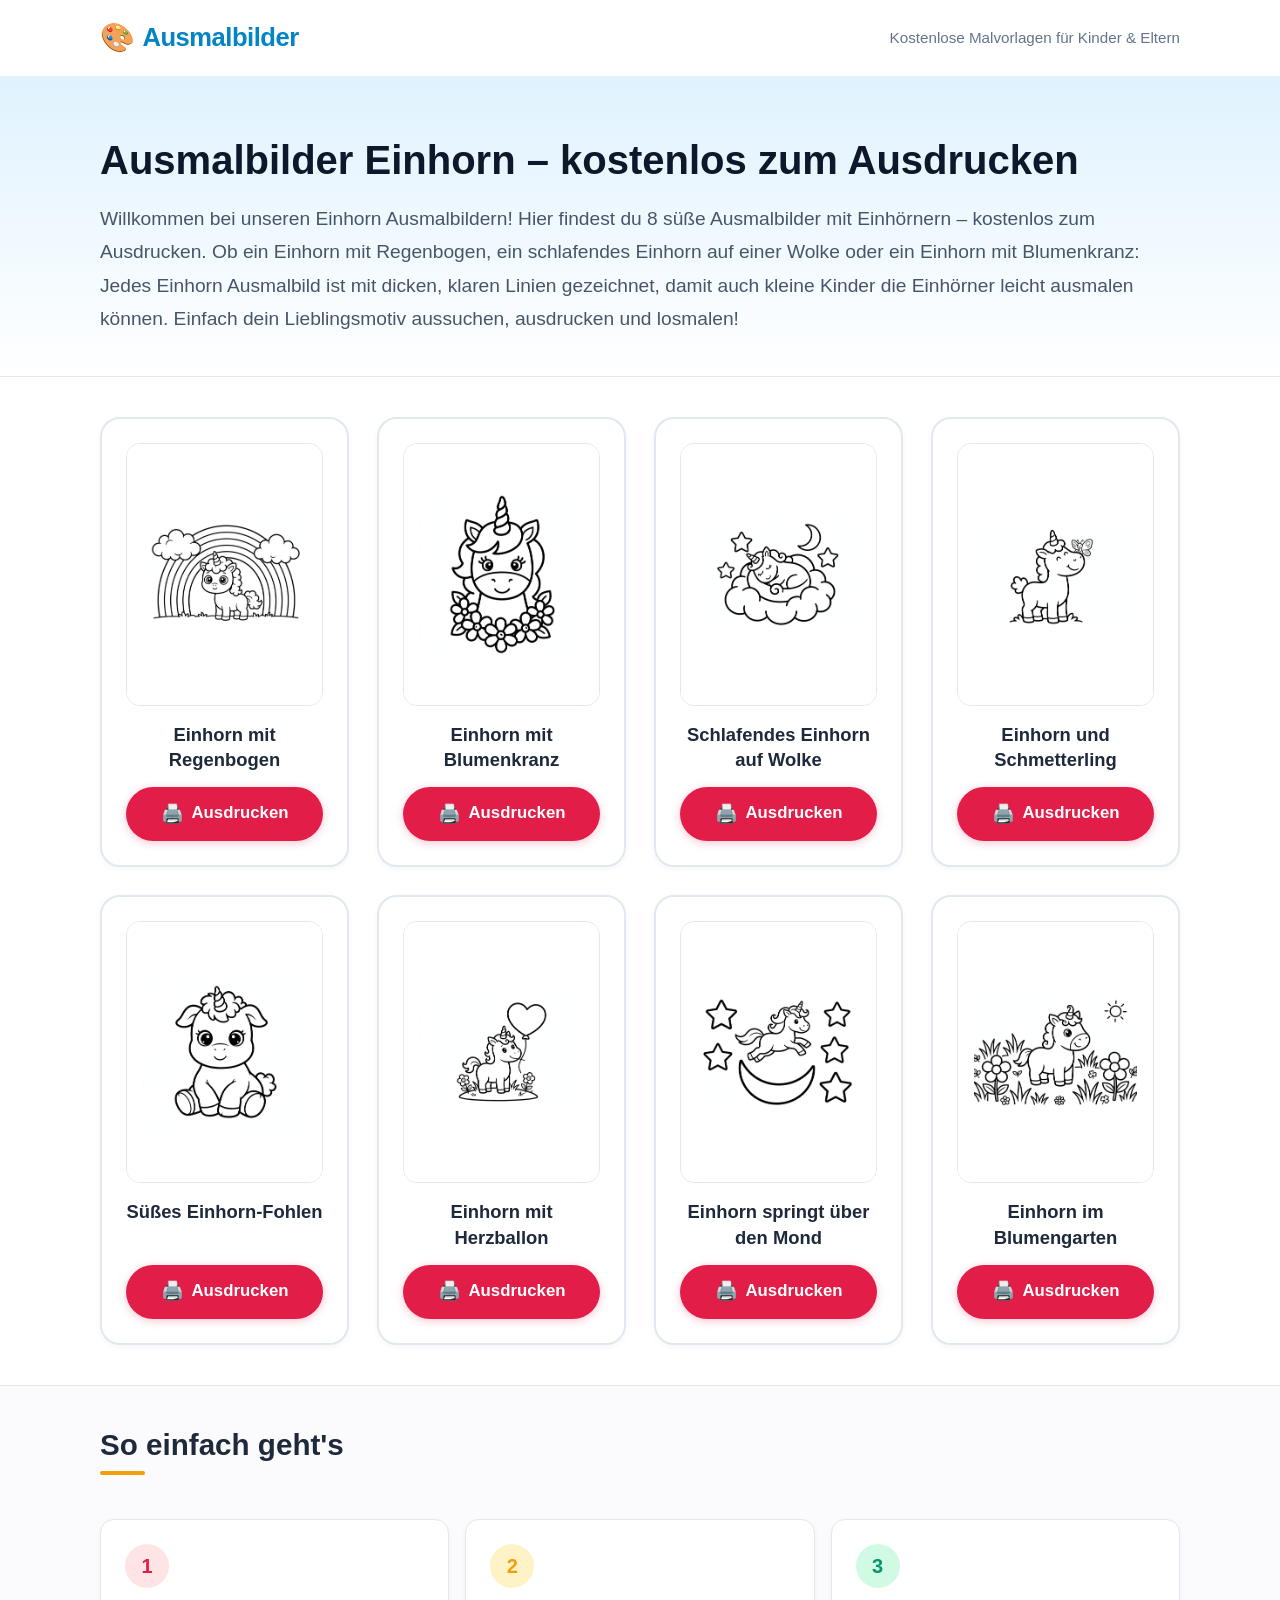
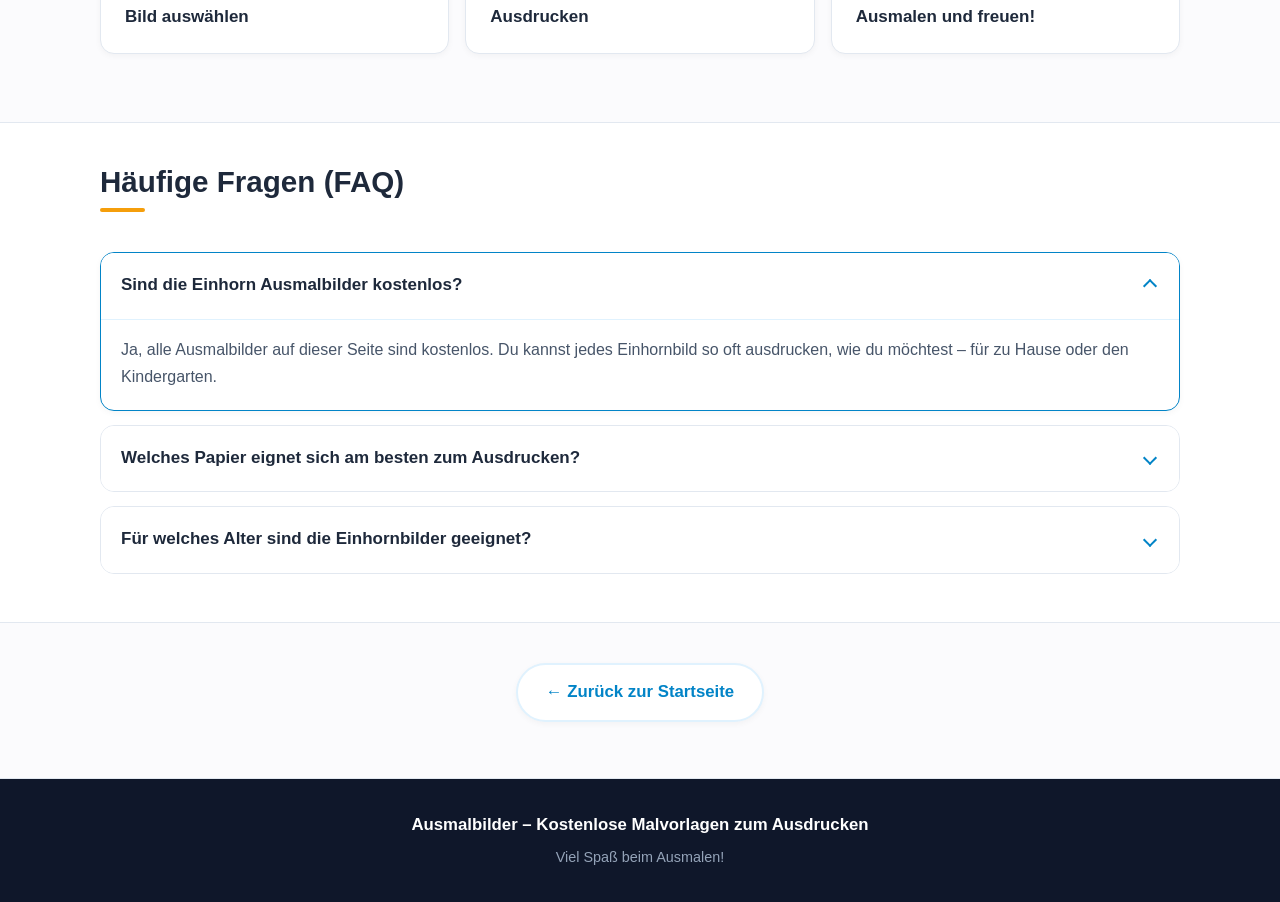
<file: einhorn.html>
<!DOCTYPE html>
<html lang="de">
<head>
  <meta charset="UTF-8">
  <meta name="viewport" content="width=device-width, initial-scale=1.0">
  <title>Ausmalbilder Einhorn kostenlos zum Ausdrucken</title>
  <meta name="description" content="Kostenlose Ausmalbilder mit Einhörnern für Kinder zum Ausdrucken: Einhorn mit Regenbogen, auf einer Wolke, mit Blumenkranz und mehr – gratis herunterladen!">
  <link rel="stylesheet" href="style.css">
</head>
<body>

  <!-- Seiten-Kopfbereich / Header -->
  <header class="site-header">
    <div class="container header-container">
      <a href="index.html" class="logo" style="text-decoration: none;">
        <span class="logo-icon" aria-hidden="true">🎨</span>
        <span class="logo-text">Ausmalbilder</span>
      </a>
      <p class="header-tagline">Kostenlose Malvorlagen für Kinder &amp; Eltern</p>
    </div>
  </header>

  <main>
    <!-- Intro / Hero Bereich -->
    <section class="hero-section">
      <div class="container">
        <h1>Ausmalbilder Einhorn – kostenlos zum Ausdrucken</h1>
        <p class="intro-text">
          Willkommen bei unseren Einhorn Ausmalbildern! Hier findest du 8 süße Ausmalbilder mit Einhörnern – kostenlos zum Ausdrucken. Ob ein Einhorn mit Regenbogen, ein schlafendes Einhorn auf einer Wolke oder ein Einhorn mit Blumenkranz: Jedes Einhorn Ausmalbild ist mit dicken, klaren Linien gezeichnet, damit auch kleine Kinder die Einhörner leicht ausmalen können. Einfach dein Lieblingsmotiv aussuchen, ausdrucken und losmalen!
        </p>
      </div>
    </section>

    <!-- Galerie Bereich -->
    <section class="gallery-section">
      <div class="container">
        <div class="gallery-grid">
          <!-- Bild 1: Einhorn mit Regenbogen -->
          <div class="gallery-card">
            <div class="gallery-media-container">
              <img src="images/einhorn/einhorn-1.png" alt="Einhorn mit Regenbogen" class="gallery-img" loading="lazy" onerror="this.style.display='none'; this.nextElementSibling.style.display='flex';">
              <div class="card-placeholder" style="display: none;">
                <span class="placeholder-icon" aria-hidden="true">✏️</span>
                <span class="placeholder-text">Bild folgt</span>
              </div>
            </div>
            <div class="gallery-card-body">
              <h3 class="gallery-caption">Einhorn mit Regenbogen</h3>
              <a href="images/einhorn/einhorn-1.png" target="_blank" rel="noopener noreferrer" class="btn-print">
                <span class="btn-icon" aria-hidden="true">🖨️</span>
                <span>Ausdrucken</span>
              </a>
            </div>
          </div>

          <!-- Bild 2: Einhorn mit Blumenkranz -->
          <div class="gallery-card">
            <div class="gallery-media-container">
              <img src="images/einhorn/einhorn-2.png" alt="Einhorn mit Blumenkranz" class="gallery-img" loading="lazy" onerror="this.style.display='none'; this.nextElementSibling.style.display='flex';">
              <div class="card-placeholder" style="display: none;">
                <span class="placeholder-icon" aria-hidden="true">✏️</span>
                <span class="placeholder-text">Bild folgt</span>
              </div>
            </div>
            <div class="gallery-card-body">
              <h3 class="gallery-caption">Einhorn mit Blumenkranz</h3>
              <a href="images/einhorn/einhorn-2.png" target="_blank" rel="noopener noreferrer" class="btn-print">
                <span class="btn-icon" aria-hidden="true">🖨️</span>
                <span>Ausdrucken</span>
              </a>
            </div>
          </div>

          <!-- Bild 3: Schlafendes Einhorn auf Wolke -->
          <div class="gallery-card">
            <div class="gallery-media-container">
              <img src="images/einhorn/einhorn-3.png" alt="Schlafendes Einhorn auf Wolke" class="gallery-img" loading="lazy" onerror="this.style.display='none'; this.nextElementSibling.style.display='flex';">
              <div class="card-placeholder" style="display: none;">
                <span class="placeholder-icon" aria-hidden="true">✏️</span>
                <span class="placeholder-text">Bild folgt</span>
              </div>
            </div>
            <div class="gallery-card-body">
              <h3 class="gallery-caption">Schlafendes Einhorn auf Wolke</h3>
              <a href="images/einhorn/einhorn-3.png" target="_blank" rel="noopener noreferrer" class="btn-print">
                <span class="btn-icon" aria-hidden="true">🖨️</span>
                <span>Ausdrucken</span>
              </a>
            </div>
          </div>

          <!-- Bild 4: Einhorn und Schmetterling -->
          <div class="gallery-card">
            <div class="gallery-media-container">
              <img src="images/einhorn/einhorn-4.png" alt="Einhorn und Schmetterling" class="gallery-img" loading="lazy" onerror="this.style.display='none'; this.nextElementSibling.style.display='flex';">
              <div class="card-placeholder" style="display: none;">
                <span class="placeholder-icon" aria-hidden="true">✏️</span>
                <span class="placeholder-text">Bild folgt</span>
              </div>
            </div>
            <div class="gallery-card-body">
              <h3 class="gallery-caption">Einhorn und Schmetterling</h3>
              <a href="images/einhorn/einhorn-4.png" target="_blank" rel="noopener noreferrer" class="btn-print">
                <span class="btn-icon" aria-hidden="true">🖨️</span>
                <span>Ausdrucken</span>
              </a>
            </div>
          </div>

          <!-- Bild 5: Süßes Einhorn-Fohlen -->
          <div class="gallery-card">
            <div class="gallery-media-container">
              <img src="images/einhorn/einhorn-5.png" alt="Süßes Einhorn-Fohlen" class="gallery-img" loading="lazy" onerror="this.style.display='none'; this.nextElementSibling.style.display='flex';">
              <div class="card-placeholder" style="display: none;">
                <span class="placeholder-icon" aria-hidden="true">✏️</span>
                <span class="placeholder-text">Bild folgt</span>
              </div>
            </div>
            <div class="gallery-card-body">
              <h3 class="gallery-caption">Süßes Einhorn-Fohlen</h3>
              <a href="images/einhorn/einhorn-5.png" target="_blank" rel="noopener noreferrer" class="btn-print">
                <span class="btn-icon" aria-hidden="true">🖨️</span>
                <span>Ausdrucken</span>
              </a>
            </div>
          </div>

          <!-- Bild 6: Einhorn mit Herzballon -->
          <div class="gallery-card">
            <div class="gallery-media-container">
              <img src="images/einhorn/einhorn-6.png" alt="Einhorn mit Herzballon" class="gallery-img" loading="lazy" onerror="this.style.display='none'; this.nextElementSibling.style.display='flex';">
              <div class="card-placeholder" style="display: none;">
                <span class="placeholder-icon" aria-hidden="true">✏️</span>
                <span class="placeholder-text">Bild folgt</span>
              </div>
            </div>
            <div class="gallery-card-body">
              <h3 class="gallery-caption">Einhorn mit Herzballon</h3>
              <a href="images/einhorn/einhorn-6.png" target="_blank" rel="noopener noreferrer" class="btn-print">
                <span class="btn-icon" aria-hidden="true">🖨️</span>
                <span>Ausdrucken</span>
              </a>
            </div>
          </div>

          <!-- Bild 7: Einhorn springt über den Mond -->
          <div class="gallery-card">
            <div class="gallery-media-container">
              <img src="images/einhorn/einhorn-7.png" alt="Einhorn springt über den Mond" class="gallery-img" loading="lazy" onerror="this.style.display='none'; this.nextElementSibling.style.display='flex';">
              <div class="card-placeholder" style="display: none;">
                <span class="placeholder-icon" aria-hidden="true">✏️</span>
                <span class="placeholder-text">Bild folgt</span>
              </div>
            </div>
            <div class="gallery-card-body">
              <h3 class="gallery-caption">Einhorn springt über den Mond</h3>
              <a href="images/einhorn/einhorn-7.png" target="_blank" rel="noopener noreferrer" class="btn-print">
                <span class="btn-icon" aria-hidden="true">🖨️</span>
                <span>Ausdrucken</span>
              </a>
            </div>
          </div>

          <!-- Bild 8: Einhorn im Blumengarten -->
          <div class="gallery-card">
            <div class="gallery-media-container">
              <img src="images/einhorn/einhorn-8.png" alt="Einhorn im Blumengarten" class="gallery-img" loading="lazy" onerror="this.style.display='none'; this.nextElementSibling.style.display='flex';">
              <div class="card-placeholder" style="display: none;">
                <span class="placeholder-icon" aria-hidden="true">✏️</span>
                <span class="placeholder-text">Bild folgt</span>
              </div>
            </div>
            <div class="gallery-card-body">
              <h3 class="gallery-caption">Einhorn im Blumengarten</h3>
              <a href="images/einhorn/einhorn-8.png" target="_blank" rel="noopener noreferrer" class="btn-print">
                <span class="btn-icon" aria-hidden="true">🖨️</span>
                <span>Ausdrucken</span>
              </a>
            </div>
          </div>
        </div>
      </div>
    </section>

    <!-- Anleitung / So einfach geht's -->
    <section class="steps-section">
      <div class="container">
        <h2>So einfach geht's</h2>
        
        <div class="steps-list">
          <div class="step-card">
            <div class="step-badge">1</div>
            <div class="step-content">
              <p>Bild auswählen</p>
            </div>
          </div>

          <div class="step-card">
            <div class="step-badge">2</div>
            <div class="step-content">
              <p>Ausdrucken</p>
            </div>
          </div>

          <div class="step-card">
            <div class="step-badge">3</div>
            <div class="step-content">
              <p>Ausmalen und freuen!</p>
            </div>
          </div>
        </div>
      </div>
    </section>

    <!-- FAQ Bereich (Accordion) -->
    <section class="faq-section">
      <div class="container">
        <h2>Häufige Fragen (FAQ)</h2>

        <div class="faq-accordion">
          <details class="faq-item" open>
            <summary class="faq-question">
              <span>Sind die Einhorn Ausmalbilder kostenlos?</span>
              <span class="faq-chevron" aria-hidden="true"></span>
            </summary>
            <div class="faq-answer">
              <p>Ja, alle Ausmalbilder auf dieser Seite sind kostenlos. Du kannst jedes Einhornbild so oft ausdrucken, wie du möchtest – für zu Hause oder den Kindergarten.</p>
            </div>
          </details>

          <details class="faq-item">
            <summary class="faq-question">
              <span>Welches Papier eignet sich am besten zum Ausdrucken?</span>
              <span class="faq-chevron" aria-hidden="true"></span>
            </summary>
            <div class="faq-answer">
              <p>Normales Druckerpapier im A4-Format reicht völlig aus. Für Filzstifte empfehlen wir etwas dickeres Papier, damit die Farben nicht durchdrücken.</p>
            </div>
          </details>

          <details class="faq-item">
            <summary class="faq-question">
              <span>Für welches Alter sind die Einhornbilder geeignet?</span>
              <span class="faq-chevron" aria-hidden="true"></span>
            </summary>
            <div class="faq-answer">
              <p>Die Motive sind einfach und mit großen Flächen gezeichnet. Sie eignen sich ideal für Kinder ab etwa 3 Jahren – aber auch ältere Kinder haben viel Spaß beim Ausmalen.</p>
            </div>
          </details>
        </div>
      </div>
    </section>

    <!-- Zurück zur Startseite Link -->
    <section class="back-nav-section">
      <div class="container">
        <a href="index.html" class="back-link">← Zurück zur Startseite</a>
      </div>
    </section>
  </main>

  <!-- Einfacher, freundlicher Footer -->
  <footer class="site-footer">
    <div class="container">
      <p class="footer-title">Ausmalbilder – Kostenlose Malvorlagen zum Ausdrucken</p>
      <p class="footer-copy">Viel Spaß beim Ausmalen!</p>
    </div>
  </footer>

</body>
</html>
</file>
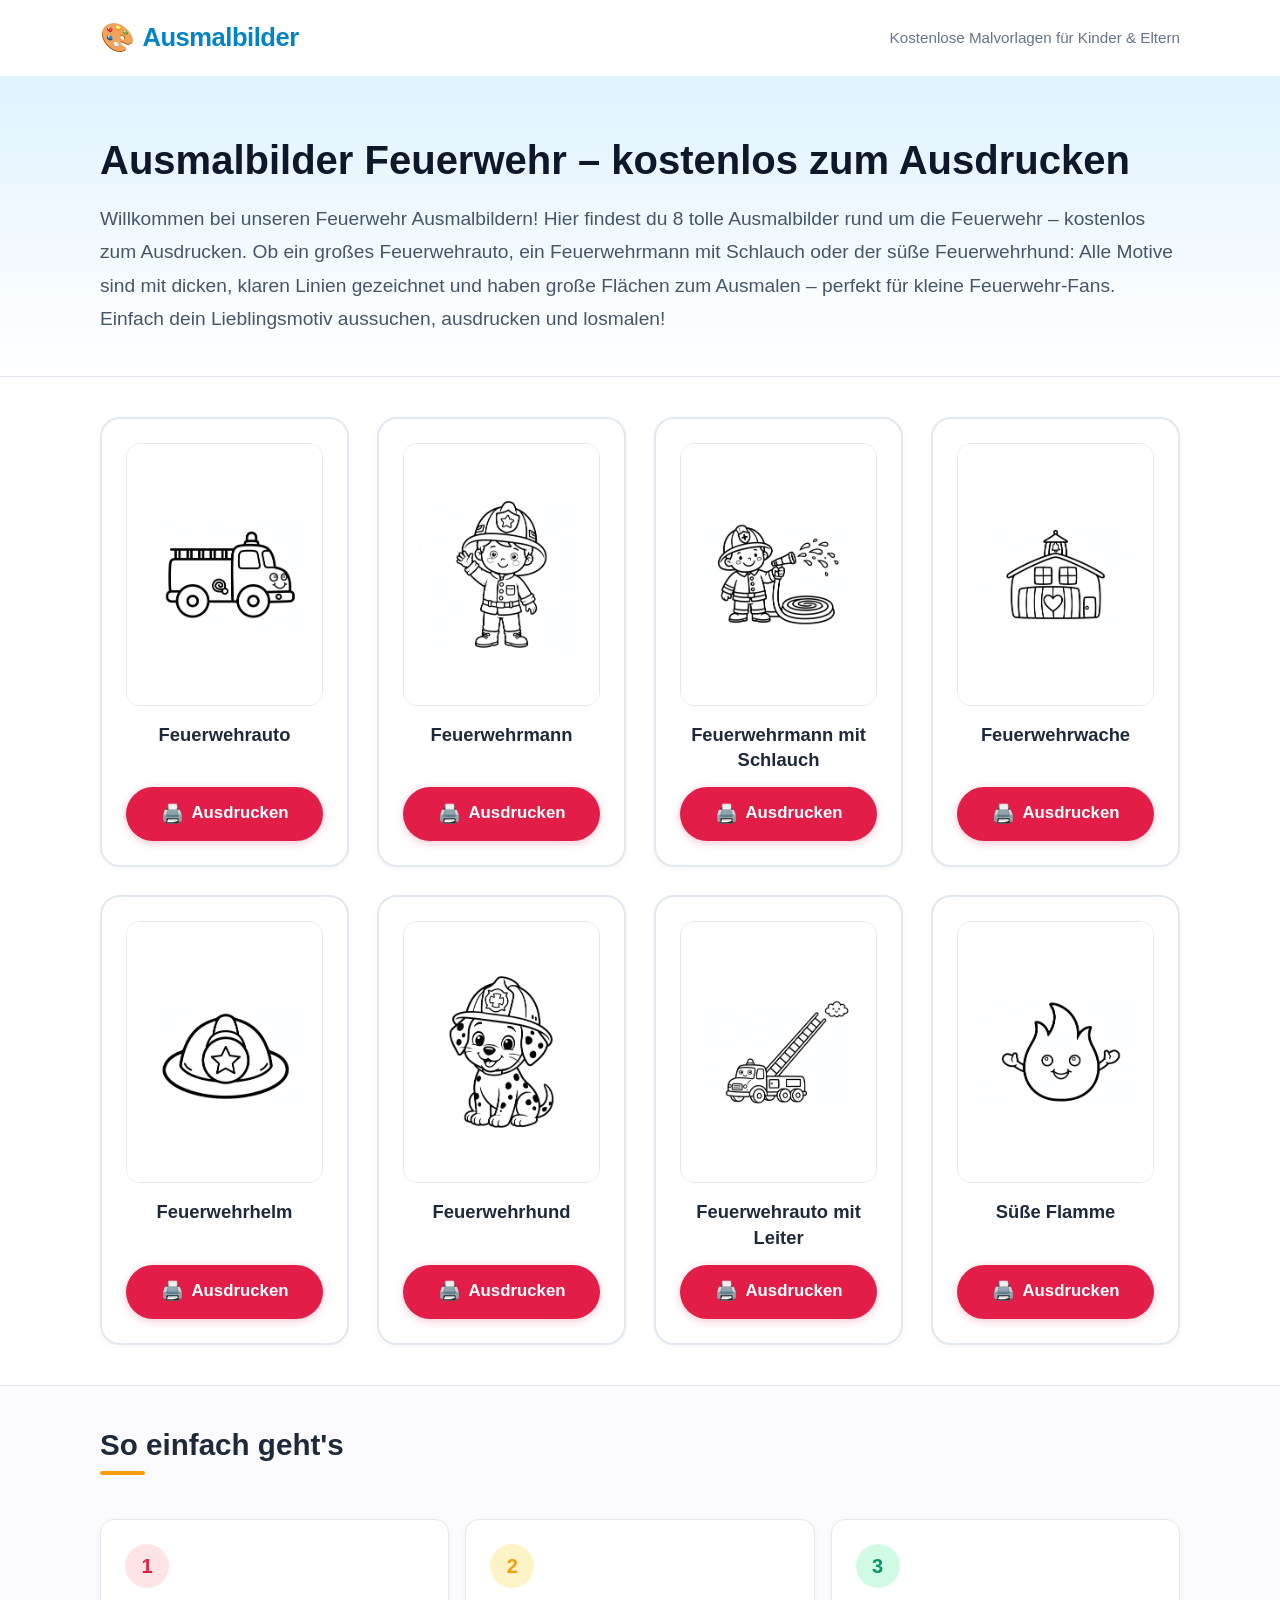
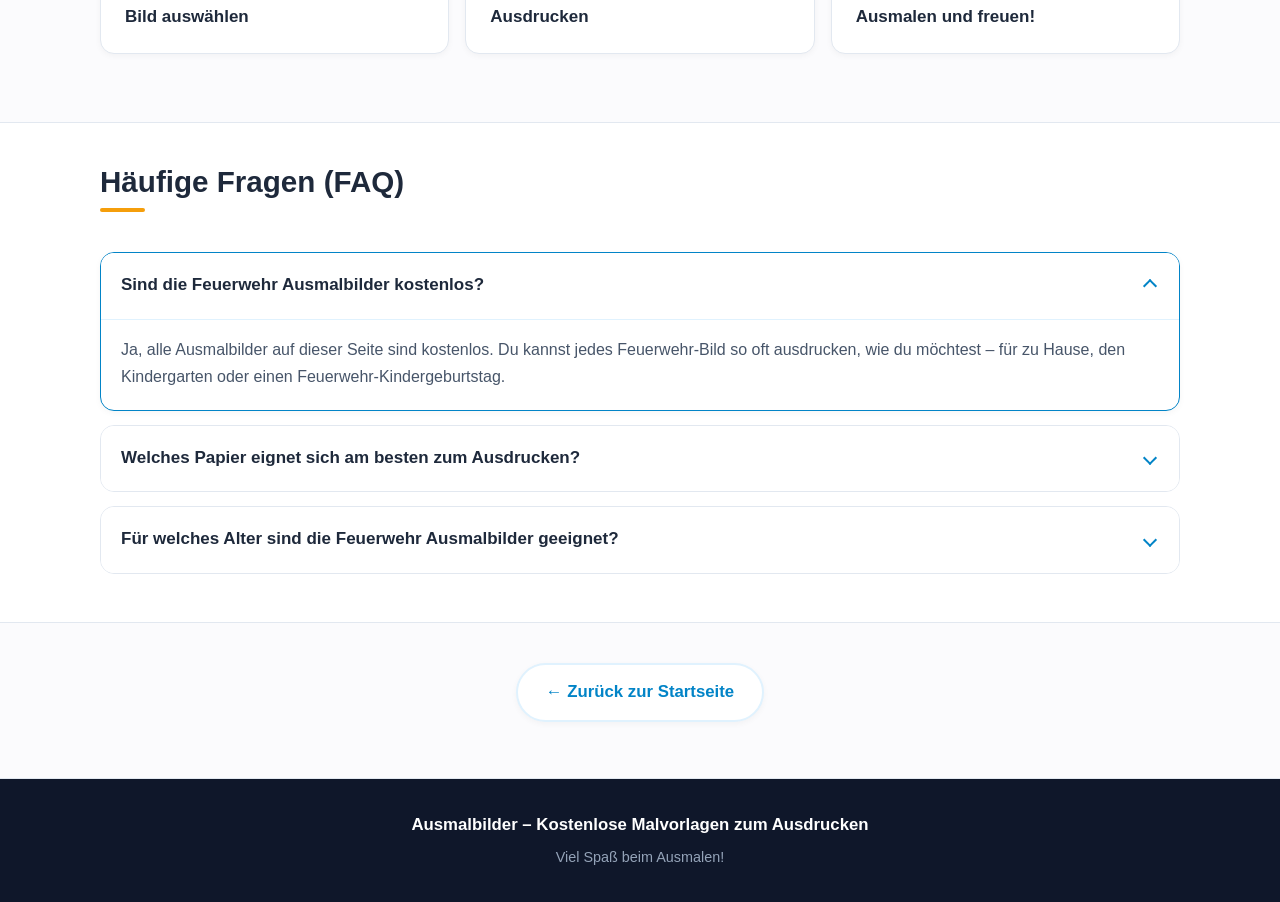
<file: feuerwehr.html>
<!DOCTYPE html>
<html lang="de">
<head>
  <meta charset="UTF-8">
  <meta name="viewport" content="width=device-width, initial-scale=1.0">
  <title>Ausmalbilder Feuerwehr kostenlos zum Ausdrucken</title>
  <meta name="description" content="Kostenlose Ausmalbilder rund um die Feuerwehr für Kinder zum Ausdrucken: Feuerwehrauto, Feuerwehrmann, Feuerwehrhund, Feuerwehrwache und mehr – gratis herunterladen!">
  <link rel="stylesheet" href="style.css">
</head>
<body>

  <!-- Seiten-Kopfbereich / Header -->
  <header class="site-header">
    <div class="container header-container">
      <a href="index.html" class="logo" style="text-decoration: none;">
        <span class="logo-icon" aria-hidden="true">🎨</span>
        <span class="logo-text">Ausmalbilder</span>
      </a>
      <p class="header-tagline">Kostenlose Malvorlagen für Kinder &amp; Eltern</p>
    </div>
  </header>

  <main>
    <!-- Intro / Hero Bereich -->
    <section class="hero-section">
      <div class="container">
        <h1>Ausmalbilder Feuerwehr – kostenlos zum Ausdrucken</h1>
        <p class="intro-text">
          Willkommen bei unseren Feuerwehr Ausmalbildern! Hier findest du 8 tolle Ausmalbilder rund um die Feuerwehr – kostenlos zum Ausdrucken. Ob ein großes Feuerwehrauto, ein Feuerwehrmann mit Schlauch oder der süße Feuerwehrhund: Alle Motive sind mit dicken, klaren Linien gezeichnet und haben große Flächen zum Ausmalen – perfekt für kleine Feuerwehr-Fans. Einfach dein Lieblingsmotiv aussuchen, ausdrucken und losmalen!
        </p>
      </div>
    </section>

    <!-- Galerie Bereich -->
    <section class="gallery-section">
      <div class="container">
        <div class="gallery-grid">
          <!-- Bild 1: Feuerwehrauto -->
          <div class="gallery-card">
            <div class="gallery-media-container">
              <img src="images/feuerwehr/feuerwehr-1.png" alt="Feuerwehrauto" class="gallery-img" loading="lazy" onerror="this.style.display='none'; this.nextElementSibling.style.display='flex';">
              <div class="card-placeholder" style="display: none;">
                <span class="placeholder-icon" aria-hidden="true">✏️</span>
                <span class="placeholder-text">Bild folgt</span>
              </div>
            </div>
            <div class="gallery-card-body">
              <h3 class="gallery-caption">Feuerwehrauto</h3>
              <a href="images/feuerwehr/feuerwehr-1.png" target="_blank" rel="noopener noreferrer" class="btn-print">
                <span class="btn-icon" aria-hidden="true">🖨️</span>
                <span>Ausdrucken</span>
              </a>
            </div>
          </div>

          <!-- Bild 2: Feuerwehrmann -->
          <div class="gallery-card">
            <div class="gallery-media-container">
              <img src="images/feuerwehr/feuerwehr-2.png" alt="Feuerwehrmann" class="gallery-img" loading="lazy" onerror="this.style.display='none'; this.nextElementSibling.style.display='flex';">
              <div class="card-placeholder" style="display: none;">
                <span class="placeholder-icon" aria-hidden="true">✏️</span>
                <span class="placeholder-text">Bild folgt</span>
              </div>
            </div>
            <div class="gallery-card-body">
              <h3 class="gallery-caption">Feuerwehrmann</h3>
              <a href="images/feuerwehr/feuerwehr-2.png" target="_blank" rel="noopener noreferrer" class="btn-print">
                <span class="btn-icon" aria-hidden="true">🖨️</span>
                <span>Ausdrucken</span>
              </a>
            </div>
          </div>

          <!-- Bild 3: Feuerwehrmann mit Schlauch -->
          <div class="gallery-card">
            <div class="gallery-media-container">
              <img src="images/feuerwehr/feuerwehr-3.png" alt="Feuerwehrmann mit Schlauch" class="gallery-img" loading="lazy" onerror="this.style.display='none'; this.nextElementSibling.style.display='flex';">
              <div class="card-placeholder" style="display: none;">
                <span class="placeholder-icon" aria-hidden="true">✏️</span>
                <span class="placeholder-text">Bild folgt</span>
              </div>
            </div>
            <div class="gallery-card-body">
              <h3 class="gallery-caption">Feuerwehrmann mit Schlauch</h3>
              <a href="images/feuerwehr/feuerwehr-3.png" target="_blank" rel="noopener noreferrer" class="btn-print">
                <span class="btn-icon" aria-hidden="true">🖨️</span>
                <span>Ausdrucken</span>
              </a>
            </div>
          </div>

          <!-- Bild 4: Feuerwehrwache -->
          <div class="gallery-card">
            <div class="gallery-media-container">
              <img src="images/feuerwehr/feuerwehr-4.png" alt="Feuerwehrwache" class="gallery-img" loading="lazy" onerror="this.style.display='none'; this.nextElementSibling.style.display='flex';">
              <div class="card-placeholder" style="display: none;">
                <span class="placeholder-icon" aria-hidden="true">✏️</span>
                <span class="placeholder-text">Bild folgt</span>
              </div>
            </div>
            <div class="gallery-card-body">
              <h3 class="gallery-caption">Feuerwehrwache</h3>
              <a href="images/feuerwehr/feuerwehr-4.png" target="_blank" rel="noopener noreferrer" class="btn-print">
                <span class="btn-icon" aria-hidden="true">🖨️</span>
                <span>Ausdrucken</span>
              </a>
            </div>
          </div>

          <!-- Bild 5: Feuerwehrhelm -->
          <div class="gallery-card">
            <div class="gallery-media-container">
              <img src="images/feuerwehr/feuerwehr-5.png" alt="Feuerwehrhelm" class="gallery-img" loading="lazy" onerror="this.style.display='none'; this.nextElementSibling.style.display='flex';">
              <div class="card-placeholder" style="display: none;">
                <span class="placeholder-icon" aria-hidden="true">✏️</span>
                <span class="placeholder-text">Bild folgt</span>
              </div>
            </div>
            <div class="gallery-card-body">
              <h3 class="gallery-caption">Feuerwehrhelm</h3>
              <a href="images/feuerwehr/feuerwehr-5.png" target="_blank" rel="noopener noreferrer" class="btn-print">
                <span class="btn-icon" aria-hidden="true">🖨️</span>
                <span>Ausdrucken</span>
              </a>
            </div>
          </div>

          <!-- Bild 6: Feuerwehrhund -->
          <div class="gallery-card">
            <div class="gallery-media-container">
              <img src="images/feuerwehr/feuerwehr-6.png" alt="Feuerwehrhund" class="gallery-img" loading="lazy" onerror="this.style.display='none'; this.nextElementSibling.style.display='flex';">
              <div class="card-placeholder" style="display: none;">
                <span class="placeholder-icon" aria-hidden="true">✏️</span>
                <span class="placeholder-text">Bild folgt</span>
              </div>
            </div>
            <div class="gallery-card-body">
              <h3 class="gallery-caption">Feuerwehrhund</h3>
              <a href="images/feuerwehr/feuerwehr-6.png" target="_blank" rel="noopener noreferrer" class="btn-print">
                <span class="btn-icon" aria-hidden="true">🖨️</span>
                <span>Ausdrucken</span>
              </a>
            </div>
          </div>

          <!-- Bild 7: Feuerwehrauto mit Leiter -->
          <div class="gallery-card">
            <div class="gallery-media-container">
              <img src="images/feuerwehr/feuerwehr-7.png" alt="Feuerwehrauto mit Leiter" class="gallery-img" loading="lazy" onerror="this.style.display='none'; this.nextElementSibling.style.display='flex';">
              <div class="card-placeholder" style="display: none;">
                <span class="placeholder-icon" aria-hidden="true">✏️</span>
                <span class="placeholder-text">Bild folgt</span>
              </div>
            </div>
            <div class="gallery-card-body">
              <h3 class="gallery-caption">Feuerwehrauto mit Leiter</h3>
              <a href="images/feuerwehr/feuerwehr-7.png" target="_blank" rel="noopener noreferrer" class="btn-print">
                <span class="btn-icon" aria-hidden="true">🖨️</span>
                <span>Ausdrucken</span>
              </a>
            </div>
          </div>

          <!-- Bild 8: Süße Flamme -->
          <div class="gallery-card">
            <div class="gallery-media-container">
              <img src="images/feuerwehr/feuerwehr-8.png" alt="Süße Flamme" class="gallery-img" loading="lazy" onerror="this.style.display='none'; this.nextElementSibling.style.display='flex';">
              <div class="card-placeholder" style="display: none;">
                <span class="placeholder-icon" aria-hidden="true">✏️</span>
                <span class="placeholder-text">Bild folgt</span>
              </div>
            </div>
            <div class="gallery-card-body">
              <h3 class="gallery-caption">Süße Flamme</h3>
              <a href="images/feuerwehr/feuerwehr-8.png" target="_blank" rel="noopener noreferrer" class="btn-print">
                <span class="btn-icon" aria-hidden="true">🖨️</span>
                <span>Ausdrucken</span>
              </a>
            </div>
          </div>
        </div>
      </div>
    </section>

    <!-- Anleitung / So einfach geht's -->
    <section class="steps-section">
      <div class="container">
        <h2>So einfach geht's</h2>
        
        <div class="steps-list">
          <div class="step-card">
            <div class="step-badge">1</div>
            <div class="step-content">
              <p>Bild auswählen</p>
            </div>
          </div>

          <div class="step-card">
            <div class="step-badge">2</div>
            <div class="step-content">
              <p>Ausdrucken</p>
            </div>
          </div>

          <div class="step-card">
            <div class="step-badge">3</div>
            <div class="step-content">
              <p>Ausmalen und freuen!</p>
            </div>
          </div>
        </div>
      </div>
    </section>

    <!-- FAQ Bereich (Accordion) -->
    <section class="faq-section">
      <div class="container">
        <h2>Häufige Fragen (FAQ)</h2>

        <div class="faq-accordion">
          <details class="faq-item" open>
            <summary class="faq-question">
              <span>Sind die Feuerwehr Ausmalbilder kostenlos?</span>
              <span class="faq-chevron" aria-hidden="true"></span>
            </summary>
            <div class="faq-answer">
              <p>Ja, alle Ausmalbilder auf dieser Seite sind kostenlos. Du kannst jedes Feuerwehr-Bild so oft ausdrucken, wie du möchtest – für zu Hause, den Kindergarten oder einen Feuerwehr-Kindergeburtstag.</p>
            </div>
          </details>

          <details class="faq-item">
            <summary class="faq-question">
              <span>Welches Papier eignet sich am besten zum Ausdrucken?</span>
              <span class="faq-chevron" aria-hidden="true"></span>
            </summary>
            <div class="faq-answer">
              <p>Normales Druckerpapier im A4-Format reicht völlig aus. Für Filzstifte empfehlen wir etwas dickeres Papier, damit die Farben nicht durchdrücken.</p>
            </div>
          </details>

          <details class="faq-item">
            <summary class="faq-question">
              <span>Für welches Alter sind die Feuerwehr Ausmalbilder geeignet?</span>
              <span class="faq-chevron" aria-hidden="true"></span>
            </summary>
            <div class="faq-answer">
              <p>Die Motive haben dicke Linien und große Flächen und eignen sich ideal für Kinder ab etwa 3 Jahren.</p>
            </div>
          </details>
        </div>
      </div>
    </section>

    <!-- Zurück zur Startseite Link -->
    <section class="back-nav-section">
      <div class="container">
        <a href="index.html" class="back-link">← Zurück zur Startseite</a>
      </div>
    </section>
  </main>

  <!-- Einfacher, freundlicher Footer -->
  <footer class="site-footer">
    <div class="container">
      <p class="footer-title">Ausmalbilder – Kostenlose Malvorlagen zum Ausdrucken</p>
      <p class="footer-copy">Viel Spaß beim Ausmalen!</p>
    </div>
  </footer>

</body>
</html>
</file>
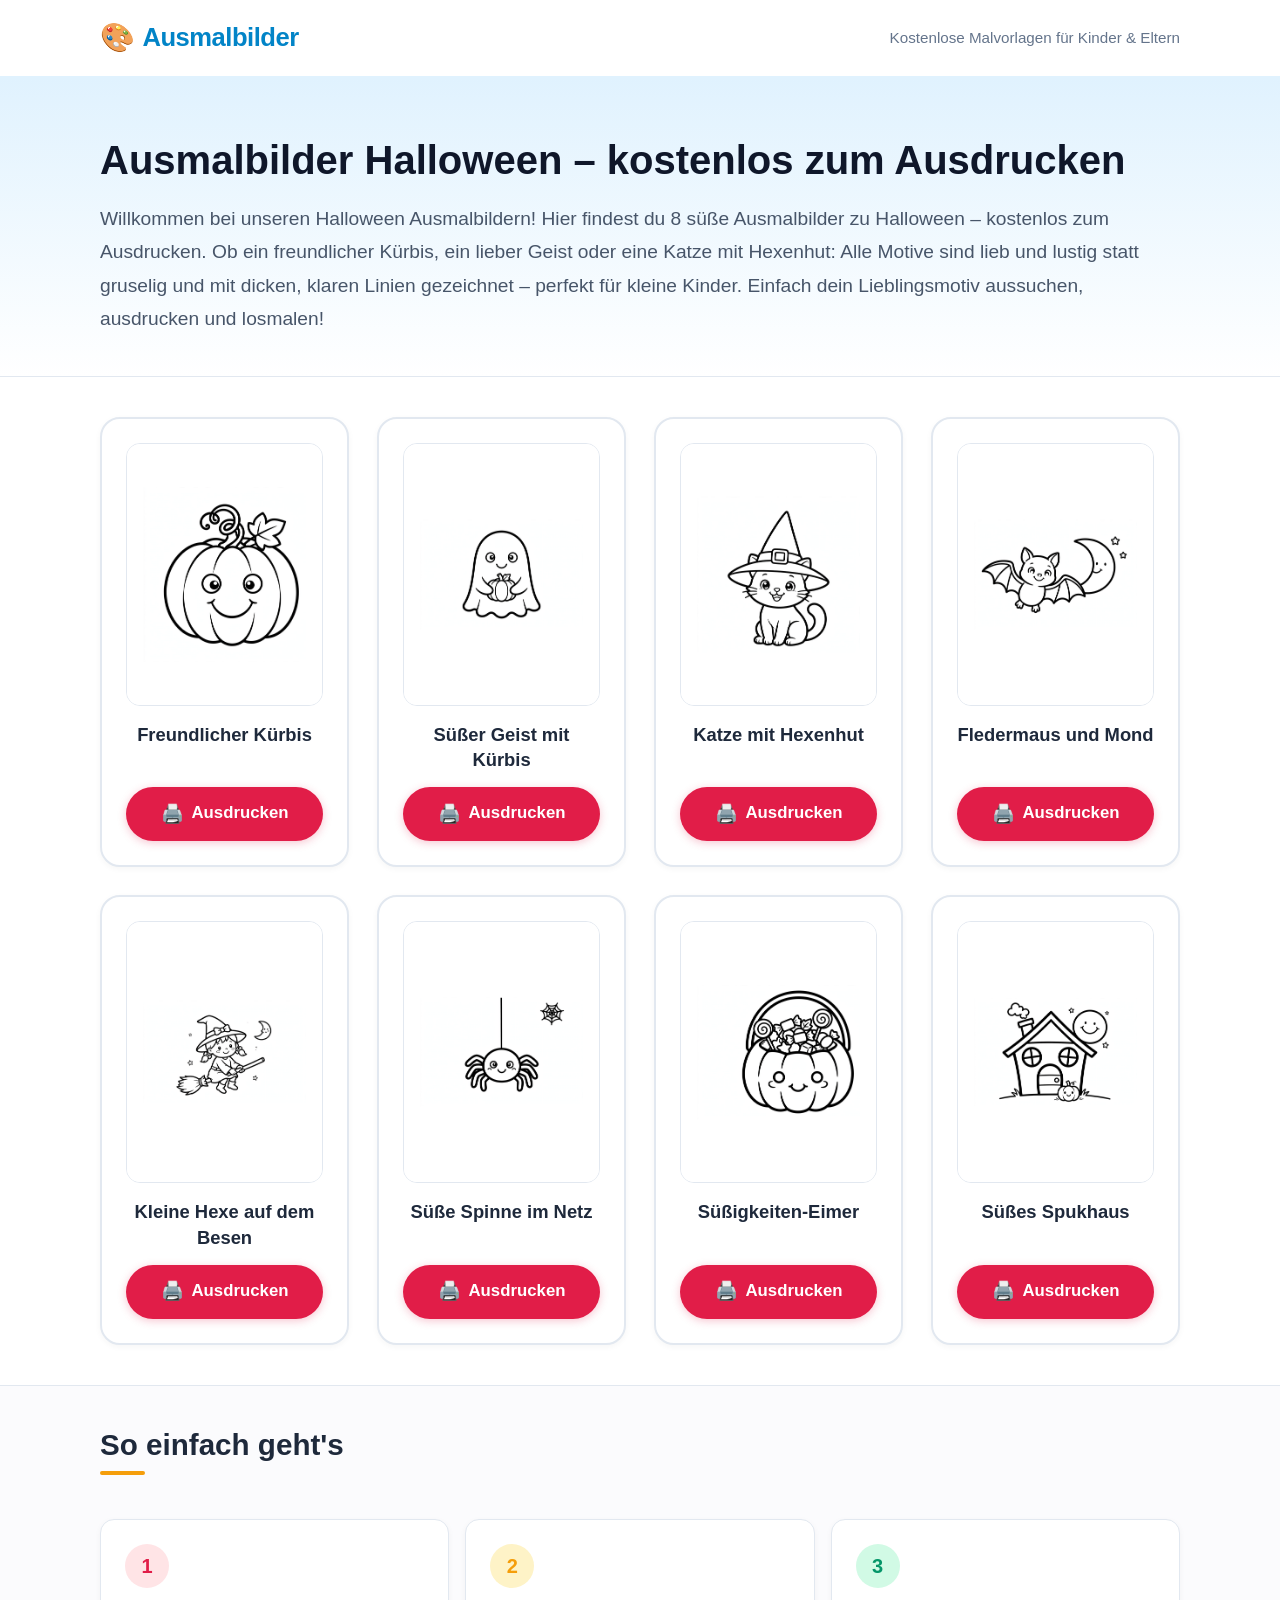
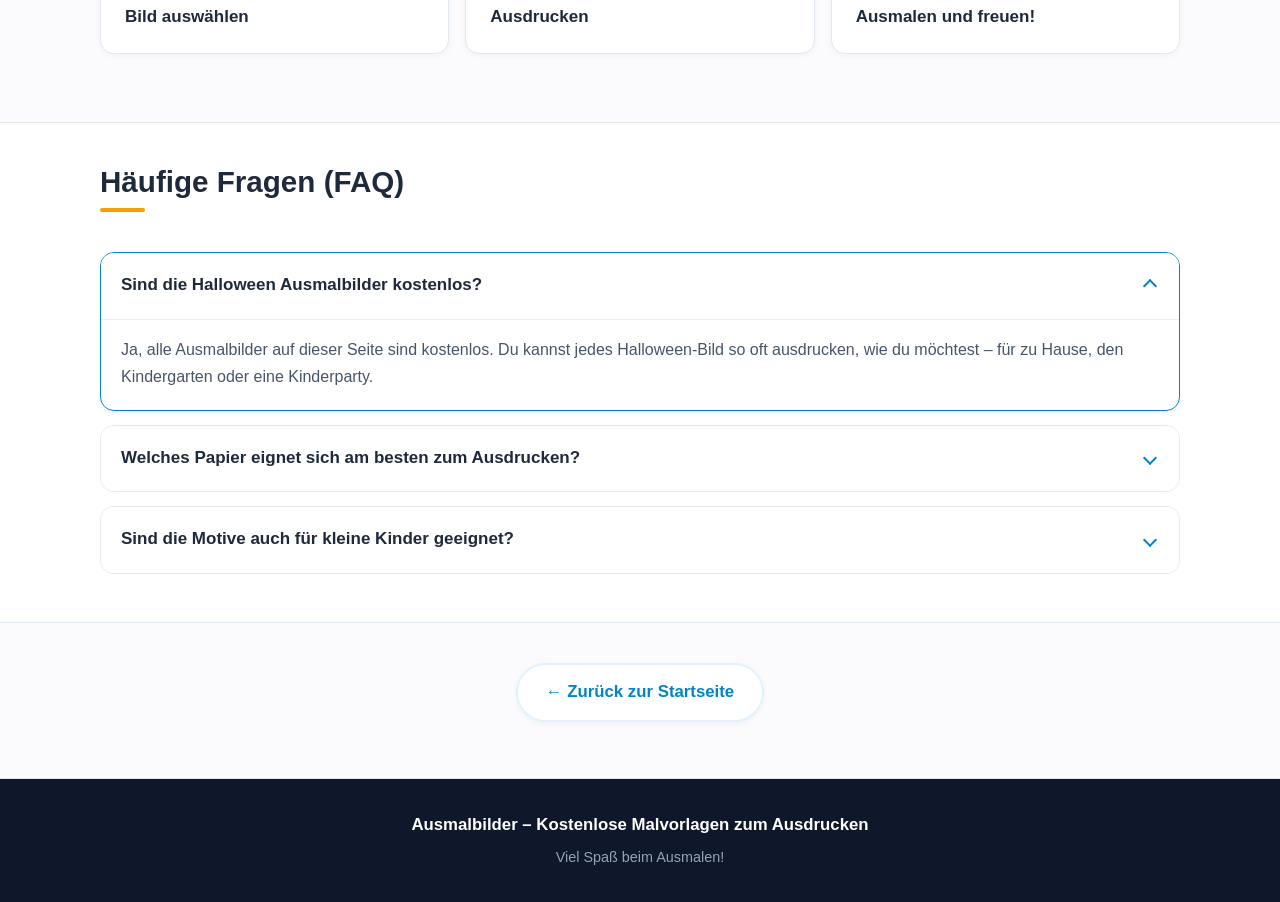
<file: halloween.html>
<!DOCTYPE html>
<html lang="de">
<head>
  <meta charset="UTF-8">
  <meta name="viewport" content="width=device-width, initial-scale=1.0">
  <title>Ausmalbilder Halloween kostenlos zum Ausdrucken</title>
  <meta name="description" content="Kostenlose Ausmalbilder zu Halloween für Kinder zum Ausdrucken: Kürbis, süßer Geist, Katze mit Hexenhut, Fledermaus und mehr – gratis herunterladen!">
  <link rel="stylesheet" href="style.css">
</head>
<body>

  <!-- Seiten-Kopfbereich / Header -->
  <header class="site-header">
    <div class="container header-container">
      <a href="index.html" class="logo" style="text-decoration: none;">
        <span class="logo-icon" aria-hidden="true">🎨</span>
        <span class="logo-text">Ausmalbilder</span>
      </a>
      <p class="header-tagline">Kostenlose Malvorlagen für Kinder &amp; Eltern</p>
    </div>
  </header>

  <main>
    <!-- Intro / Hero Bereich -->
    <section class="hero-section">
      <div class="container">
        <h1>Ausmalbilder Halloween – kostenlos zum Ausdrucken</h1>
        <p class="intro-text">
          Willkommen bei unseren Halloween Ausmalbildern! Hier findest du 8 süße Ausmalbilder zu Halloween – kostenlos zum Ausdrucken. Ob ein freundlicher Kürbis, ein lieber Geist oder eine Katze mit Hexenhut: Alle Motive sind lieb und lustig statt gruselig und mit dicken, klaren Linien gezeichnet – perfekt für kleine Kinder. Einfach dein Lieblingsmotiv aussuchen, ausdrucken und losmalen!
        </p>
      </div>
    </section>

    <!-- Galerie Bereich -->
    <section class="gallery-section">
      <div class="container">
        <div class="gallery-grid">
          <!-- Bild 1: Freundlicher Kürbis -->
          <div class="gallery-card">
            <div class="gallery-media-container">
              <img src="images/halloween/halloween-1.png" alt="Freundlicher Kürbis" class="gallery-img" loading="lazy" onerror="this.style.display='none'; this.nextElementSibling.style.display='flex';">
              <div class="card-placeholder" style="display: none;">
                <span class="placeholder-icon" aria-hidden="true">✏️</span>
                <span class="placeholder-text">Bild folgt</span>
              </div>
            </div>
            <div class="gallery-card-body">
              <h3 class="gallery-caption">Freundlicher Kürbis</h3>
              <a href="images/halloween/halloween-1.png" target="_blank" rel="noopener noreferrer" class="btn-print">
                <span class="btn-icon" aria-hidden="true">🖨️</span>
                <span>Ausdrucken</span>
              </a>
            </div>
          </div>

          <!-- Bild 2: Süßer Geist mit Kürbis -->
          <div class="gallery-card">
            <div class="gallery-media-container">
              <img src="images/halloween/halloween-2.png" alt="Süßer Geist mit Kürbis" class="gallery-img" loading="lazy" onerror="this.style.display='none'; this.nextElementSibling.style.display='flex';">
              <div class="card-placeholder" style="display: none;">
                <span class="placeholder-icon" aria-hidden="true">✏️</span>
                <span class="placeholder-text">Bild folgt</span>
              </div>
            </div>
            <div class="gallery-card-body">
              <h3 class="gallery-caption">Süßer Geist mit Kürbis</h3>
              <a href="images/halloween/halloween-2.png" target="_blank" rel="noopener noreferrer" class="btn-print">
                <span class="btn-icon" aria-hidden="true">🖨️</span>
                <span>Ausdrucken</span>
              </a>
            </div>
          </div>

          <!-- Bild 3: Katze mit Hexenhut -->
          <div class="gallery-card">
            <div class="gallery-media-container">
              <img src="images/halloween/halloween-3.png" alt="Katze mit Hexenhut" class="gallery-img" loading="lazy" onerror="this.style.display='none'; this.nextElementSibling.style.display='flex';">
              <div class="card-placeholder" style="display: none;">
                <span class="placeholder-icon" aria-hidden="true">✏️</span>
                <span class="placeholder-text">Bild folgt</span>
              </div>
            </div>
            <div class="gallery-card-body">
              <h3 class="gallery-caption">Katze mit Hexenhut</h3>
              <a href="images/halloween/halloween-3.png" target="_blank" rel="noopener noreferrer" class="btn-print">
                <span class="btn-icon" aria-hidden="true">🖨️</span>
                <span>Ausdrucken</span>
              </a>
            </div>
          </div>

          <!-- Bild 4: Fledermaus und Mond -->
          <div class="gallery-card">
            <div class="gallery-media-container">
              <img src="images/halloween/halloween-4.png" alt="Fledermaus und Mond" class="gallery-img" loading="lazy" onerror="this.style.display='none'; this.nextElementSibling.style.display='flex';">
              <div class="card-placeholder" style="display: none;">
                <span class="placeholder-icon" aria-hidden="true">✏️</span>
                <span class="placeholder-text">Bild folgt</span>
              </div>
            </div>
            <div class="gallery-card-body">
              <h3 class="gallery-caption">Fledermaus und Mond</h3>
              <a href="images/halloween/halloween-4.png" target="_blank" rel="noopener noreferrer" class="btn-print">
                <span class="btn-icon" aria-hidden="true">🖨️</span>
                <span>Ausdrucken</span>
              </a>
            </div>
          </div>

          <!-- Bild 5: Kleine Hexe auf dem Besen -->
          <div class="gallery-card">
            <div class="gallery-media-container">
              <img src="images/halloween/halloween-5.png" alt="Kleine Hexe auf dem Besen" class="gallery-img" loading="lazy" onerror="this.style.display='none'; this.nextElementSibling.style.display='flex';">
              <div class="card-placeholder" style="display: none;">
                <span class="placeholder-icon" aria-hidden="true">✏️</span>
                <span class="placeholder-text">Bild folgt</span>
              </div>
            </div>
            <div class="gallery-card-body">
              <h3 class="gallery-caption">Kleine Hexe auf dem Besen</h3>
              <a href="images/halloween/halloween-5.png" target="_blank" rel="noopener noreferrer" class="btn-print">
                <span class="btn-icon" aria-hidden="true">🖨️</span>
                <span>Ausdrucken</span>
              </a>
            </div>
          </div>

          <!-- Bild 6: Süße Spinne im Netz -->
          <div class="gallery-card">
            <div class="gallery-media-container">
              <img src="images/halloween/halloween-6.png" alt="Süße Spinne im Netz" class="gallery-img" loading="lazy" onerror="this.style.display='none'; this.nextElementSibling.style.display='flex';">
              <div class="card-placeholder" style="display: none;">
                <span class="placeholder-icon" aria-hidden="true">✏️</span>
                <span class="placeholder-text">Bild folgt</span>
              </div>
            </div>
            <div class="gallery-card-body">
              <h3 class="gallery-caption">Süße Spinne im Netz</h3>
              <a href="images/halloween/halloween-6.png" target="_blank" rel="noopener noreferrer" class="btn-print">
                <span class="btn-icon" aria-hidden="true">🖨️</span>
                <span>Ausdrucken</span>
              </a>
            </div>
          </div>

          <!-- Bild 7: Süßigkeiten-Eimer -->
          <div class="gallery-card">
            <div class="gallery-media-container">
              <img src="images/halloween/halloween-7.png" alt="Süßigkeiten-Eimer" class="gallery-img" loading="lazy" onerror="this.style.display='none'; this.nextElementSibling.style.display='flex';">
              <div class="card-placeholder" style="display: none;">
                <span class="placeholder-icon" aria-hidden="true">✏️</span>
                <span class="placeholder-text">Bild folgt</span>
              </div>
            </div>
            <div class="gallery-card-body">
              <h3 class="gallery-caption">Süßigkeiten-Eimer</h3>
              <a href="images/halloween/halloween-7.png" target="_blank" rel="noopener noreferrer" class="btn-print">
                <span class="btn-icon" aria-hidden="true">🖨️</span>
                <span>Ausdrucken</span>
              </a>
            </div>
          </div>

          <!-- Bild 8: Süßes Spukhaus -->
          <div class="gallery-card">
            <div class="gallery-media-container">
              <img src="images/halloween/halloween-8.png" alt="Süßes Spukhaus" class="gallery-img" loading="lazy" onerror="this.style.display='none'; this.nextElementSibling.style.display='flex';">
              <div class="card-placeholder" style="display: none;">
                <span class="placeholder-icon" aria-hidden="true">✏️</span>
                <span class="placeholder-text">Bild folgt</span>
              </div>
            </div>
            <div class="gallery-card-body">
              <h3 class="gallery-caption">Süßes Spukhaus</h3>
              <a href="images/halloween/halloween-8.png" target="_blank" rel="noopener noreferrer" class="btn-print">
                <span class="btn-icon" aria-hidden="true">🖨️</span>
                <span>Ausdrucken</span>
              </a>
            </div>
          </div>
        </div>
      </div>
    </section>

    <!-- Anleitung / So einfach geht's -->
    <section class="steps-section">
      <div class="container">
        <h2>So einfach geht's</h2>
        
        <div class="steps-list">
          <div class="step-card">
            <div class="step-badge">1</div>
            <div class="step-content">
              <p>Bild auswählen</p>
            </div>
          </div>

          <div class="step-card">
            <div class="step-badge">2</div>
            <div class="step-content">
              <p>Ausdrucken</p>
            </div>
          </div>

          <div class="step-card">
            <div class="step-badge">3</div>
            <div class="step-content">
              <p>Ausmalen und freuen!</p>
            </div>
          </div>
        </div>
      </div>
    </section>

    <!-- FAQ Bereich (Accordion) -->
    <section class="faq-section">
      <div class="container">
        <h2>Häufige Fragen (FAQ)</h2>

        <div class="faq-accordion">
          <details class="faq-item" open>
            <summary class="faq-question">
              <span>Sind die Halloween Ausmalbilder kostenlos?</span>
              <span class="faq-chevron" aria-hidden="true"></span>
            </summary>
            <div class="faq-answer">
              <p>Ja, alle Ausmalbilder auf dieser Seite sind kostenlos. Du kannst jedes Halloween-Bild so oft ausdrucken, wie du möchtest – für zu Hause, den Kindergarten oder eine Kinderparty.</p>
            </div>
          </details>

          <details class="faq-item">
            <summary class="faq-question">
              <span>Welches Papier eignet sich am besten zum Ausdrucken?</span>
              <span class="faq-chevron" aria-hidden="true"></span>
            </summary>
            <div class="faq-answer">
              <p>Normales Druckerpapier im A4-Format reicht völlig aus. Für Filzstifte empfehlen wir etwas dickeres Papier, damit die Farben nicht durchdrücken.</p>
            </div>
          </details>

          <details class="faq-item">
            <summary class="faq-question">
              <span>Sind die Motive auch für kleine Kinder geeignet?</span>
              <span class="faq-chevron" aria-hidden="true"></span>
            </summary>
            <div class="faq-answer">
              <p>Ja! Alle Halloween-Motive auf dieser Seite sind bewusst lieb und lustig gezeichnet – ganz ohne Grusel. Mit ihren großen Flächen eignen sie sich ideal für Kinder ab etwa 3 Jahren.</p>
            </div>
          </details>
        </div>
      </div>
    </section>

    <!-- Zurück zur Startseite Link -->
    <section class="back-nav-section">
      <div class="container">
        <a href="index.html" class="back-link">← Zurück zur Startseite</a>
      </div>
    </section>
  </main>

  <!-- Einfacher, freundlicher Footer -->
  <footer class="site-footer">
    <div class="container">
      <p class="footer-title">Ausmalbilder – Kostenlose Malvorlagen zum Ausdrucken</p>
      <p class="footer-copy">Viel Spaß beim Ausmalen!</p>
    </div>
  </footer>

</body>
</html>
</file>
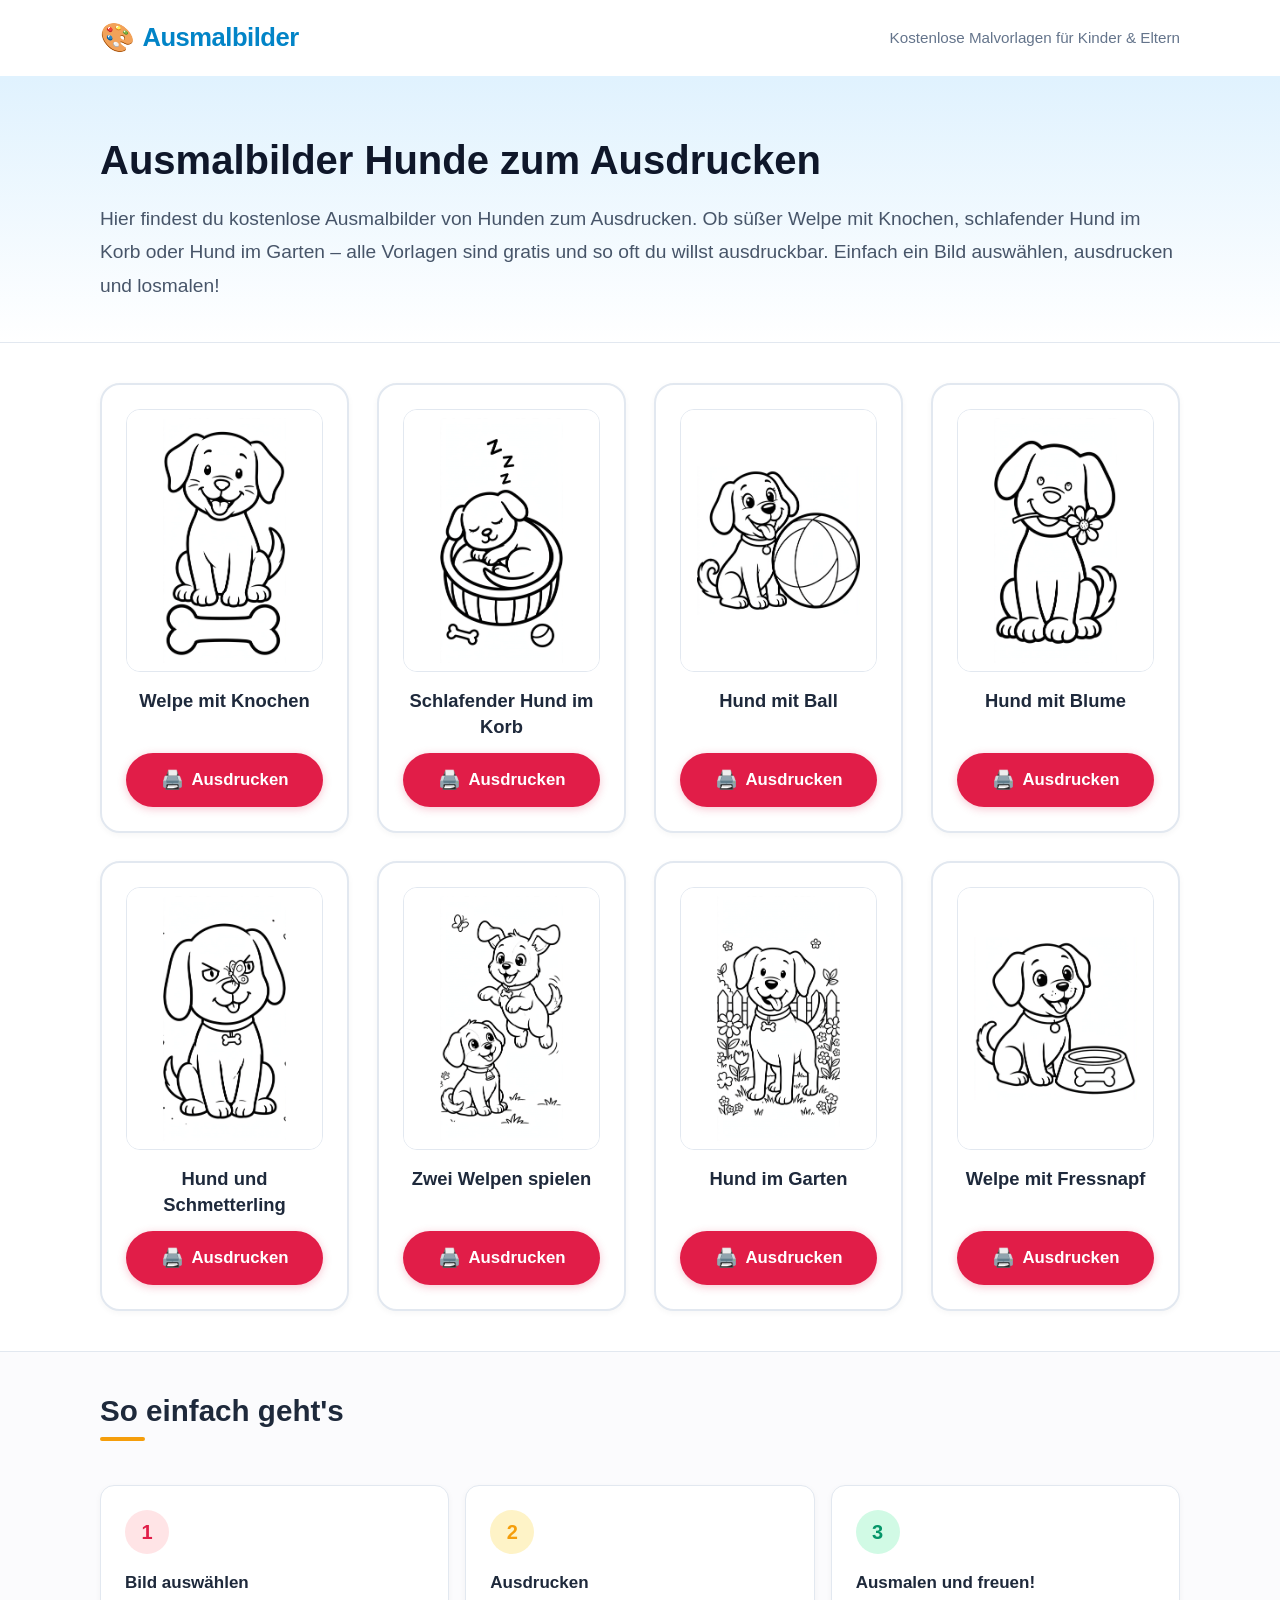
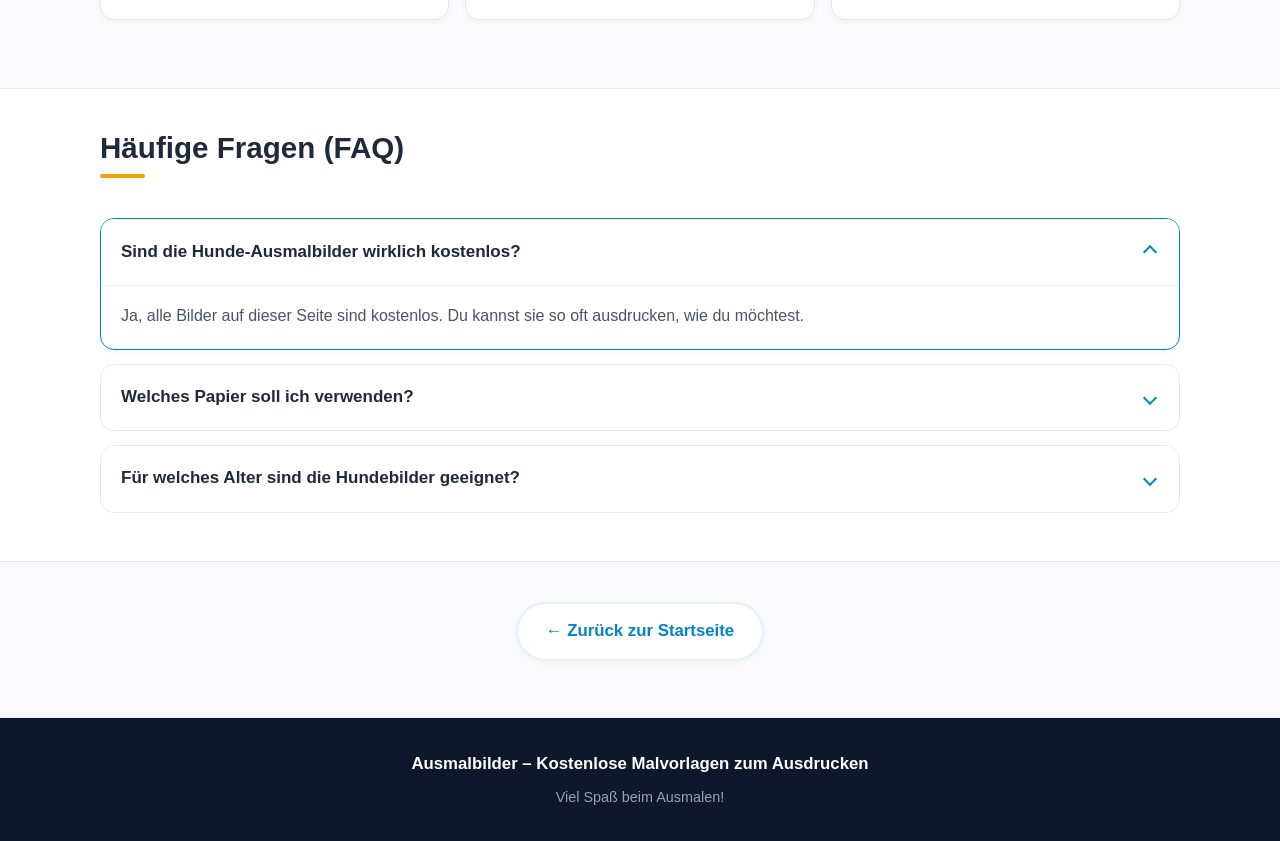
<file: hunde.html>
<!DOCTYPE html>
<html lang="de">
<head>
  <meta charset="UTF-8">
  <meta name="viewport" content="width=device-width, initial-scale=1.0">
  <title>Ausmalbilder Hunde – Kostenlose Malvorlagen zum Ausdrucken</title>
  <meta name="description" content="Kostenlose Ausmalbilder von Hunden und Welpen für Kinder: süße Welpen, spielende Hunde und ein Hund im Garten. Einfach ausdrucken und ausmalen – gratis und ohne Anmeldung.">
  <link rel="stylesheet" href="style.css">
</head>
<body>

  <!-- Seiten-Kopfbereich / Header -->
  <header class="site-header">
    <div class="container header-container">
      <a href="index.html" class="logo" style="text-decoration: none;">
        <span class="logo-icon" aria-hidden="true">🎨</span>
        <span class="logo-text">Ausmalbilder</span>
      </a>
      <p class="header-tagline">Kostenlose Malvorlagen für Kinder &amp; Eltern</p>
    </div>
  </header>

  <main>
    <!-- Intro / Hero Bereich -->
    <section class="hero-section">
      <div class="container">
        <h1>Ausmalbilder Hunde zum Ausdrucken</h1>
        <p class="intro-text">
          Hier findest du kostenlose Ausmalbilder von Hunden zum Ausdrucken. Ob süßer Welpe mit Knochen, schlafender Hund im Korb oder Hund im Garten – alle Vorlagen sind gratis und so oft du willst ausdruckbar. Einfach ein Bild auswählen, ausdrucken und losmalen!
        </p>
      </div>
    </section>

    <!-- Galerie Bereich -->
    <section class="gallery-section">
      <div class="container">
        <div class="gallery-grid">
          <!-- Bild 1: Welpe mit Knochen -->
          <div class="gallery-card">
            <div class="gallery-media-container">
              <img src="images/hunde/hunde-1.png" alt="Welpe mit Knochen" class="gallery-img" loading="lazy" onerror="this.style.display='none'; this.nextElementSibling.style.display='flex';">
              <div class="card-placeholder" style="display: none;">
                <span class="placeholder-icon" aria-hidden="true">✏️</span>
                <span class="placeholder-text">Bild folgt</span>
              </div>
            </div>
            <div class="gallery-card-body">
              <h3 class="gallery-caption">Welpe mit Knochen</h3>
              <a href="images/hunde/hunde-1.png" target="_blank" rel="noopener noreferrer" class="btn-print">
                <span class="btn-icon" aria-hidden="true">🖨️</span>
                <span>Ausdrucken</span>
              </a>
            </div>
          </div>

          <!-- Bild 2: Schlafender Hund im Korb -->
          <div class="gallery-card">
            <div class="gallery-media-container">
              <img src="images/hunde/hunde-2.png" alt="Schlafender Hund im Korb" class="gallery-img" loading="lazy" onerror="this.style.display='none'; this.nextElementSibling.style.display='flex';">
              <div class="card-placeholder" style="display: none;">
                <span class="placeholder-icon" aria-hidden="true">✏️</span>
                <span class="placeholder-text">Bild folgt</span>
              </div>
            </div>
            <div class="gallery-card-body">
              <h3 class="gallery-caption">Schlafender Hund im Korb</h3>
              <a href="images/hunde/hunde-2.png" target="_blank" rel="noopener noreferrer" class="btn-print">
                <span class="btn-icon" aria-hidden="true">🖨️</span>
                <span>Ausdrucken</span>
              </a>
            </div>
          </div>

          <!-- Bild 3: Hund mit Ball -->
          <div class="gallery-card">
            <div class="gallery-media-container">
              <img src="images/hunde/hunde-3.png" alt="Hund mit Ball" class="gallery-img" loading="lazy" onerror="this.style.display='none'; this.nextElementSibling.style.display='flex';">
              <div class="card-placeholder" style="display: none;">
                <span class="placeholder-icon" aria-hidden="true">✏️</span>
                <span class="placeholder-text">Bild folgt</span>
              </div>
            </div>
            <div class="gallery-card-body">
              <h3 class="gallery-caption">Hund mit Ball</h3>
              <a href="images/hunde/hunde-3.png" target="_blank" rel="noopener noreferrer" class="btn-print">
                <span class="btn-icon" aria-hidden="true">🖨️</span>
                <span>Ausdrucken</span>
              </a>
            </div>
          </div>

          <!-- Bild 4: Hund mit Blume -->
          <div class="gallery-card">
            <div class="gallery-media-container">
              <img src="images/hunde/hunde-4.png" alt="Hund mit Blume" class="gallery-img" loading="lazy" onerror="this.style.display='none'; this.nextElementSibling.style.display='flex';">
              <div class="card-placeholder" style="display: none;">
                <span class="placeholder-icon" aria-hidden="true">✏️</span>
                <span class="placeholder-text">Bild folgt</span>
              </div>
            </div>
            <div class="gallery-card-body">
              <h3 class="gallery-caption">Hund mit Blume</h3>
              <a href="images/hunde/hunde-4.png" target="_blank" rel="noopener noreferrer" class="btn-print">
                <span class="btn-icon" aria-hidden="true">🖨️</span>
                <span>Ausdrucken</span>
              </a>
            </div>
          </div>

          <!-- Bild 5: Hund und Schmetterling -->
          <div class="gallery-card">
            <div class="gallery-media-container">
              <img src="images/hunde/hunde-5.png" alt="Hund und Schmetterling" class="gallery-img" loading="lazy" onerror="this.style.display='none'; this.nextElementSibling.style.display='flex';">
              <div class="card-placeholder" style="display: none;">
                <span class="placeholder-icon" aria-hidden="true">✏️</span>
                <span class="placeholder-text">Bild folgt</span>
              </div>
            </div>
            <div class="gallery-card-body">
              <h3 class="gallery-caption">Hund und Schmetterling</h3>
              <a href="images/hunde/hunde-5.png" target="_blank" rel="noopener noreferrer" class="btn-print">
                <span class="btn-icon" aria-hidden="true">🖨️</span>
                <span>Ausdrucken</span>
              </a>
            </div>
          </div>

          <!-- Bild 6: Zwei Welpen spielen -->
          <div class="gallery-card">
            <div class="gallery-media-container">
              <img src="images/hunde/hunde-6.png" alt="Zwei Welpen spielen" class="gallery-img" loading="lazy" onerror="this.style.display='none'; this.nextElementSibling.style.display='flex';">
              <div class="card-placeholder" style="display: none;">
                <span class="placeholder-icon" aria-hidden="true">✏️</span>
                <span class="placeholder-text">Bild folgt</span>
              </div>
            </div>
            <div class="gallery-card-body">
              <h3 class="gallery-caption">Zwei Welpen spielen</h3>
              <a href="images/hunde/hunde-6.png" target="_blank" rel="noopener noreferrer" class="btn-print">
                <span class="btn-icon" aria-hidden="true">🖨️</span>
                <span>Ausdrucken</span>
              </a>
            </div>
          </div>

          <!-- Bild 7: Hund im Garten -->
          <div class="gallery-card">
            <div class="gallery-media-container">
              <img src="images/hunde/hunde-7.png" alt="Hund im Garten" class="gallery-img" loading="lazy" onerror="this.style.display='none'; this.nextElementSibling.style.display='flex';">
              <div class="card-placeholder" style="display: none;">
                <span class="placeholder-icon" aria-hidden="true">✏️</span>
                <span class="placeholder-text">Bild folgt</span>
              </div>
            </div>
            <div class="gallery-card-body">
              <h3 class="gallery-caption">Hund im Garten</h3>
              <a href="images/hunde/hunde-7.png" target="_blank" rel="noopener noreferrer" class="btn-print">
                <span class="btn-icon" aria-hidden="true">🖨️</span>
                <span>Ausdrucken</span>
              </a>
            </div>
          </div>

          <!-- Bild 8: Welpe mit Fressnapf -->
          <div class="gallery-card">
            <div class="gallery-media-container">
              <img src="images/hunde/hunde-8.png" alt="Welpe mit Fressnapf" class="gallery-img" loading="lazy" onerror="this.style.display='none'; this.nextElementSibling.style.display='flex';">
              <div class="card-placeholder" style="display: none;">
                <span class="placeholder-icon" aria-hidden="true">✏️</span>
                <span class="placeholder-text">Bild folgt</span>
              </div>
            </div>
            <div class="gallery-card-body">
              <h3 class="gallery-caption">Welpe mit Fressnapf</h3>
              <a href="images/hunde/hunde-8.png" target="_blank" rel="noopener noreferrer" class="btn-print">
                <span class="btn-icon" aria-hidden="true">🖨️</span>
                <span>Ausdrucken</span>
              </a>
            </div>
          </div>
        </div>
      </div>
    </section>

    <!-- Anleitung / So einfach geht's -->
    <section class="steps-section">
      <div class="container">
        <h2>So einfach geht's</h2>
        
        <div class="steps-list">
          <div class="step-card">
            <div class="step-badge">1</div>
            <div class="step-content">
              <p>Bild auswählen</p>
            </div>
          </div>

          <div class="step-card">
            <div class="step-badge">2</div>
            <div class="step-content">
              <p>Ausdrucken</p>
            </div>
          </div>

          <div class="step-card">
            <div class="step-badge">3</div>
            <div class="step-content">
              <p>Ausmalen und freuen!</p>
            </div>
          </div>
        </div>
      </div>
    </section>

    <!-- FAQ Bereich (Accordion) -->
    <section class="faq-section">
      <div class="container">
        <h2>Häufige Fragen (FAQ)</h2>

        <div class="faq-accordion">
          <details class="faq-item" open>
            <summary class="faq-question">
              <span>Sind die Hunde-Ausmalbilder wirklich kostenlos?</span>
              <span class="faq-chevron" aria-hidden="true"></span>
            </summary>
            <div class="faq-answer">
              <p>Ja, alle Bilder auf dieser Seite sind kostenlos. Du kannst sie so oft ausdrucken, wie du möchtest.</p>
            </div>
          </details>

          <details class="faq-item">
            <summary class="faq-question">
              <span>Welches Papier soll ich verwenden?</span>
              <span class="faq-chevron" aria-hidden="true"></span>
            </summary>
            <div class="faq-answer">
              <p>Normales A4-Druckerpapier reicht völlig aus. Für Buntstifte und Filzstifte ist etwas dickeres Papier noch besser.</p>
            </div>
          </details>

          <details class="faq-item">
            <summary class="faq-question">
              <span>Für welches Alter sind die Hundebilder geeignet?</span>
              <span class="faq-chevron" aria-hidden="true"></span>
            </summary>
            <div class="faq-answer">
              <p>Die Bilder haben große, einfache Formen und dicke Linien. Sie eignen sich ideal für Kinder ab etwa 3 Jahren – aber auch ältere Kinder haben viel Spaß beim Ausmalen.</p>
            </div>
          </details>
        </div>
      </div>
    </section>

    <!-- Zurück zur Startseite Link -->
    <section class="back-nav-section">
      <div class="container">
        <a href="index.html" class="back-link">← Zurück zur Startseite</a>
      </div>
    </section>
  </main>

  <!-- Einfacher, freundlicher Footer -->
  <footer class="site-footer">
    <div class="container">
      <p class="footer-title">Ausmalbilder – Kostenlose Malvorlagen zum Ausdrucken</p>
      <p class="footer-copy">Viel Spaß beim Ausmalen!</p>
    </div>
  </footer>

</body>
</html>
</file>
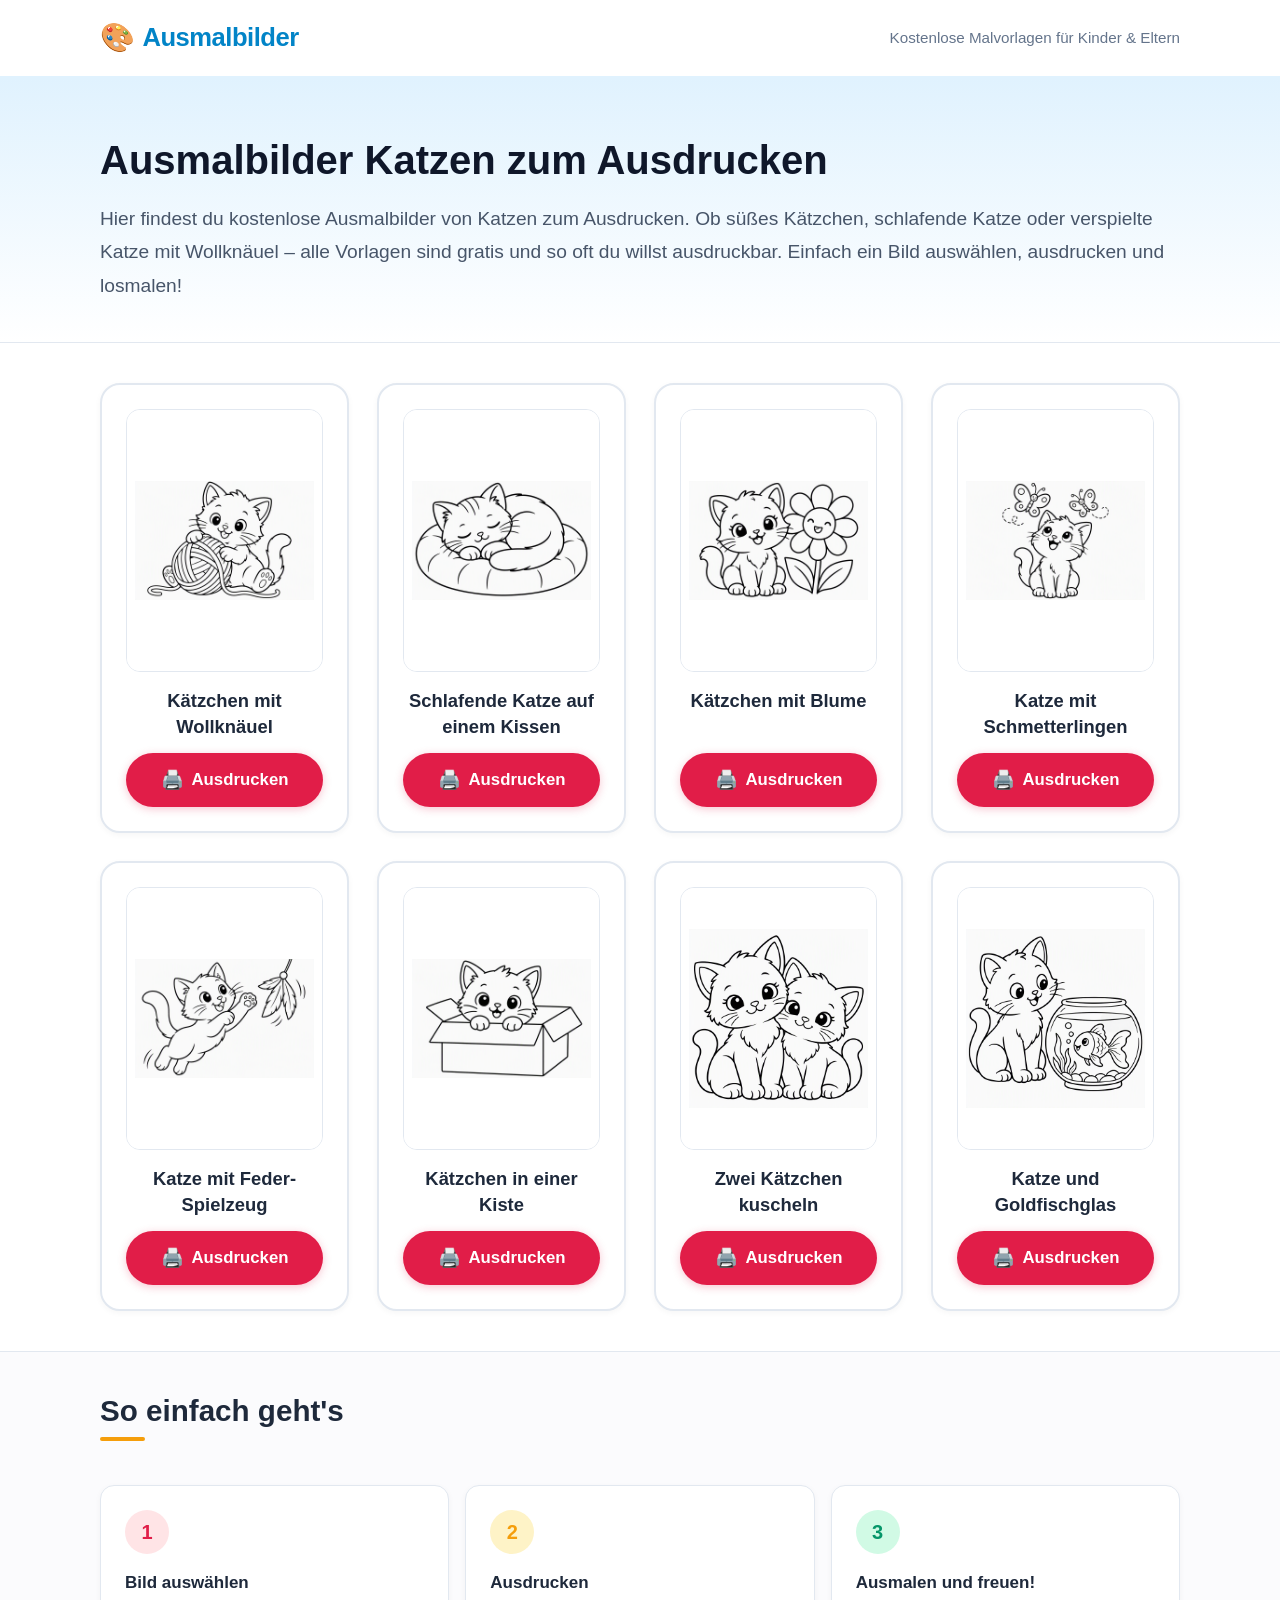
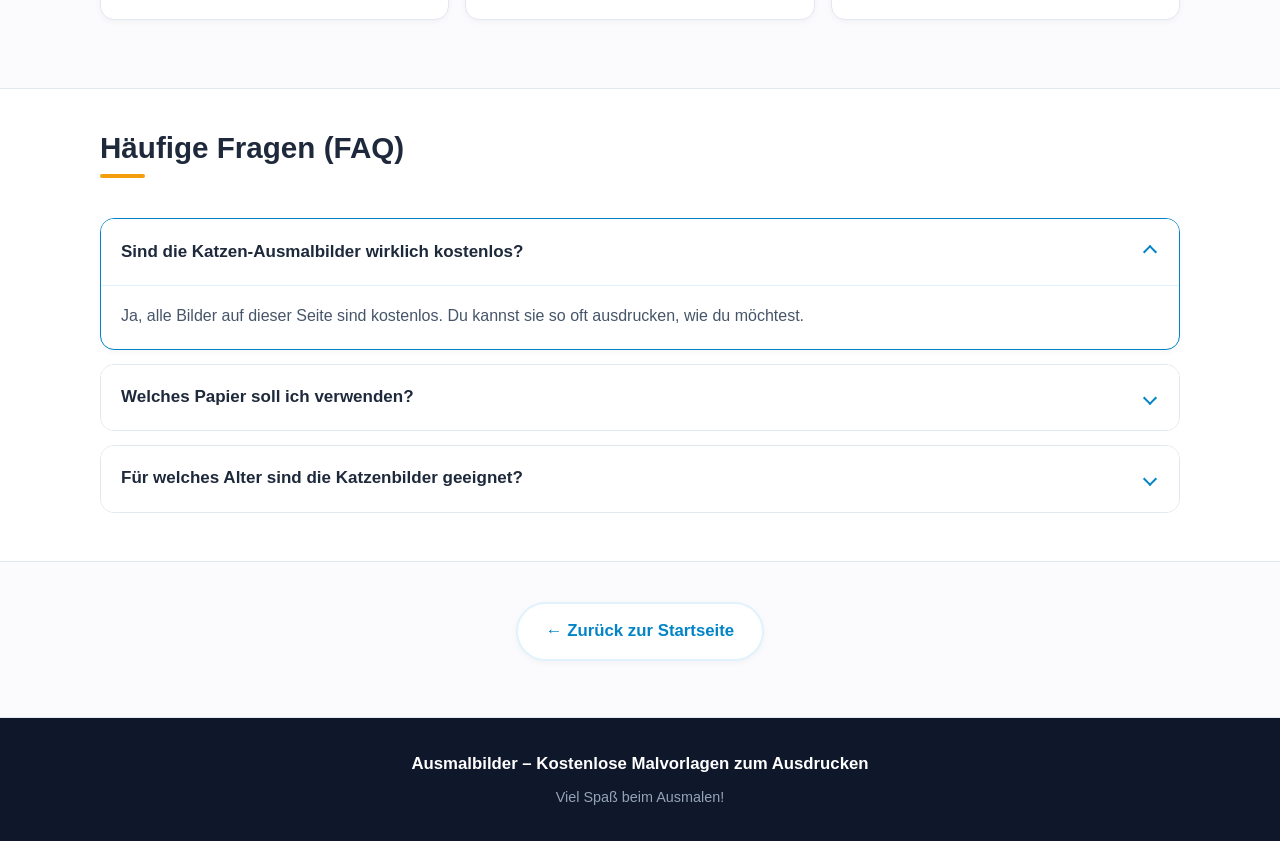
<file: katzen.html>
<!DOCTYPE html>
<html lang="de">
<head>
  <meta charset="UTF-8">
  <meta name="viewport" content="width=device-width, initial-scale=1.0">
  <title>Ausmalbilder Katzen – Kostenlose Malvorlagen zum Ausdrucken</title>
  <meta name="description" content="Kostenlose Ausmalbilder von Katzen und Kätzchen für Kinder: süße Kätzchen, schlafende Katzen und verspielte Motive. Einfach ausdrucken und ausmalen – gratis und ohne Anmeldung.">
  <link rel="stylesheet" href="style.css">
</head>
<body>

  <!-- Seiten-Kopfbereich / Header -->
  <header class="site-header">
    <div class="container header-container">
      <a href="index.html" class="logo" style="text-decoration: none;">
        <span class="logo-icon" aria-hidden="true">🎨</span>
        <span class="logo-text">Ausmalbilder</span>
      </a>
      <p class="header-tagline">Kostenlose Malvorlagen für Kinder &amp; Eltern</p>
    </div>
  </header>

  <main>
    <!-- Intro / Hero Bereich -->
    <section class="hero-section">
      <div class="container">
        <h1>Ausmalbilder Katzen zum Ausdrucken</h1>
        <p class="intro-text">
          Hier findest du kostenlose Ausmalbilder von Katzen zum Ausdrucken. Ob süßes Kätzchen, schlafende Katze oder verspielte Katze mit Wollknäuel – alle Vorlagen sind gratis und so oft du willst ausdruckbar. Einfach ein Bild auswählen, ausdrucken und losmalen!
        </p>
      </div>
    </section>

    <!-- Galerie Bereich -->
    <section class="gallery-section">
      <div class="container">
        <div class="gallery-grid">
          <!-- Bild 1: Kätzchen mit Wollknäuel -->
          <div class="gallery-card">
            <div class="gallery-media-container">
              <img src="images/katzen/katzen-1.png" alt="Kätzchen mit Wollknäuel" class="gallery-img" loading="lazy" onerror="this.style.display='none'; this.nextElementSibling.style.display='flex';">
              <div class="card-placeholder" style="display: none;">
                <span class="placeholder-icon" aria-hidden="true">✏️</span>
                <span class="placeholder-text">Bild folgt</span>
              </div>
            </div>
            <div class="gallery-card-body">
              <h3 class="gallery-caption">Kätzchen mit Wollknäuel</h3>
              <a href="images/katzen/katzen-1.png" target="_blank" rel="noopener noreferrer" class="btn-print">
                <span class="btn-icon" aria-hidden="true">🖨️</span>
                <span>Ausdrucken</span>
              </a>
            </div>
          </div>

          <!-- Bild 2: Schlafende Katze auf einem Kissen -->
          <div class="gallery-card">
            <div class="gallery-media-container">
              <img src="images/katzen/katzen-2.png" alt="Schlafende Katze auf einem Kissen" class="gallery-img" loading="lazy" onerror="this.style.display='none'; this.nextElementSibling.style.display='flex';">
              <div class="card-placeholder" style="display: none;">
                <span class="placeholder-icon" aria-hidden="true">✏️</span>
                <span class="placeholder-text">Bild folgt</span>
              </div>
            </div>
            <div class="gallery-card-body">
              <h3 class="gallery-caption">Schlafende Katze auf einem Kissen</h3>
              <a href="images/katzen/katzen-2.png" target="_blank" rel="noopener noreferrer" class="btn-print">
                <span class="btn-icon" aria-hidden="true">🖨️</span>
                <span>Ausdrucken</span>
              </a>
            </div>
          </div>

          <!-- Bild 3: Kätzchen mit Blume -->
          <div class="gallery-card">
            <div class="gallery-media-container">
              <img src="images/katzen/katzen-3.png" alt="Kätzchen mit Blume" class="gallery-img" loading="lazy" onerror="this.style.display='none'; this.nextElementSibling.style.display='flex';">
              <div class="card-placeholder" style="display: none;">
                <span class="placeholder-icon" aria-hidden="true">✏️</span>
                <span class="placeholder-text">Bild folgt</span>
              </div>
            </div>
            <div class="gallery-card-body">
              <h3 class="gallery-caption">Kätzchen mit Blume</h3>
              <a href="images/katzen/katzen-3.png" target="_blank" rel="noopener noreferrer" class="btn-print">
                <span class="btn-icon" aria-hidden="true">🖨️</span>
                <span>Ausdrucken</span>
              </a>
            </div>
          </div>

          <!-- Bild 4: Katze mit Schmetterlingen -->
          <div class="gallery-card">
            <div class="gallery-media-container">
              <img src="images/katzen/katzen-4.png" alt="Katze mit Schmetterlingen" class="gallery-img" loading="lazy" onerror="this.style.display='none'; this.nextElementSibling.style.display='flex';">
              <div class="card-placeholder" style="display: none;">
                <span class="placeholder-icon" aria-hidden="true">✏️</span>
                <span class="placeholder-text">Bild folgt</span>
              </div>
            </div>
            <div class="gallery-card-body">
              <h3 class="gallery-caption">Katze mit Schmetterlingen</h3>
              <a href="images/katzen/katzen-4.png" target="_blank" rel="noopener noreferrer" class="btn-print">
                <span class="btn-icon" aria-hidden="true">🖨️</span>
                <span>Ausdrucken</span>
              </a>
            </div>
          </div>

          <!-- Bild 5: Katze mit Feder-Spielzeug -->
          <div class="gallery-card">
            <div class="gallery-media-container">
              <img src="images/katzen/katzen-5.png" alt="Katze mit Feder-Spielzeug" class="gallery-img" loading="lazy" onerror="this.style.display='none'; this.nextElementSibling.style.display='flex';">
              <div class="card-placeholder" style="display: none;">
                <span class="placeholder-icon" aria-hidden="true">✏️</span>
                <span class="placeholder-text">Bild folgt</span>
              </div>
            </div>
            <div class="gallery-card-body">
              <h3 class="gallery-caption">Katze mit Feder-Spielzeug</h3>
              <a href="images/katzen/katzen-5.png" target="_blank" rel="noopener noreferrer" class="btn-print">
                <span class="btn-icon" aria-hidden="true">🖨️</span>
                <span>Ausdrucken</span>
              </a>
            </div>
          </div>

          <!-- Bild 6: Kätzchen in einer Kiste -->
          <div class="gallery-card">
            <div class="gallery-media-container">
              <img src="images/katzen/katzen-6.png" alt="Kätzchen in einer Kiste" class="gallery-img" loading="lazy" onerror="this.style.display='none'; this.nextElementSibling.style.display='flex';">
              <div class="card-placeholder" style="display: none;">
                <span class="placeholder-icon" aria-hidden="true">✏️</span>
                <span class="placeholder-text">Bild folgt</span>
              </div>
            </div>
            <div class="gallery-card-body">
              <h3 class="gallery-caption">Kätzchen in einer Kiste</h3>
              <a href="images/katzen/katzen-6.png" target="_blank" rel="noopener noreferrer" class="btn-print">
                <span class="btn-icon" aria-hidden="true">🖨️</span>
                <span>Ausdrucken</span>
              </a>
            </div>
          </div>

          <!-- Bild 7: Zwei Kätzchen kuscheln -->
          <div class="gallery-card">
            <div class="gallery-media-container">
              <img src="images/katzen/katzen-7.png" alt="Zwei Kätzchen kuscheln" class="gallery-img" loading="lazy" onerror="this.style.display='none'; this.nextElementSibling.style.display='flex';">
              <div class="card-placeholder" style="display: none;">
                <span class="placeholder-icon" aria-hidden="true">✏️</span>
                <span class="placeholder-text">Bild folgt</span>
              </div>
            </div>
            <div class="gallery-card-body">
              <h3 class="gallery-caption">Zwei Kätzchen kuscheln</h3>
              <a href="images/katzen/katzen-7.png" target="_blank" rel="noopener noreferrer" class="btn-print">
                <span class="btn-icon" aria-hidden="true">🖨️</span>
                <span>Ausdrucken</span>
              </a>
            </div>
          </div>

          <!-- Bild 8: Katze und Goldfischglas -->
          <div class="gallery-card">
            <div class="gallery-media-container">
              <img src="images/katzen/katzen-8.png" alt="Katze und Goldfischglas" class="gallery-img" loading="lazy" onerror="this.style.display='none'; this.nextElementSibling.style.display='flex';">
              <div class="card-placeholder" style="display: none;">
                <span class="placeholder-icon" aria-hidden="true">✏️</span>
                <span class="placeholder-text">Bild folgt</span>
              </div>
            </div>
            <div class="gallery-card-body">
              <h3 class="gallery-caption">Katze und Goldfischglas</h3>
              <a href="images/katzen/katzen-8.png" target="_blank" rel="noopener noreferrer" class="btn-print">
                <span class="btn-icon" aria-hidden="true">🖨️</span>
                <span>Ausdrucken</span>
              </a>
            </div>
          </div>
        </div>
      </div>
    </section>

    <!-- Anleitung / So einfach geht's -->
    <section class="steps-section">
      <div class="container">
        <h2>So einfach geht's</h2>
        
        <div class="steps-list">
          <div class="step-card">
            <div class="step-badge">1</div>
            <div class="step-content">
              <p>Bild auswählen</p>
            </div>
          </div>

          <div class="step-card">
            <div class="step-badge">2</div>
            <div class="step-content">
              <p>Ausdrucken</p>
            </div>
          </div>

          <div class="step-card">
            <div class="step-badge">3</div>
            <div class="step-content">
              <p>Ausmalen und freuen!</p>
            </div>
          </div>
        </div>
      </div>
    </section>

    <!-- FAQ Bereich (Accordion) -->
    <section class="faq-section">
      <div class="container">
        <h2>Häufige Fragen (FAQ)</h2>

        <div class="faq-accordion">
          <details class="faq-item" open>
            <summary class="faq-question">
              <span>Sind die Katzen-Ausmalbilder wirklich kostenlos?</span>
              <span class="faq-chevron" aria-hidden="true"></span>
            </summary>
            <div class="faq-answer">
              <p>Ja, alle Bilder auf dieser Seite sind kostenlos. Du kannst sie so oft ausdrucken, wie du möchtest.</p>
            </div>
          </details>

          <details class="faq-item">
            <summary class="faq-question">
              <span>Welches Papier soll ich verwenden?</span>
              <span class="faq-chevron" aria-hidden="true"></span>
            </summary>
            <div class="faq-answer">
              <p>Normales A4-Druckerpapier reicht völlig aus. Für Buntstifte und Filzstifte ist etwas dickeres Papier noch besser.</p>
            </div>
          </details>

          <details class="faq-item">
            <summary class="faq-question">
              <span>Für welches Alter sind die Katzenbilder geeignet?</span>
              <span class="faq-chevron" aria-hidden="true"></span>
            </summary>
            <div class="faq-answer">
              <p>Die Bilder haben große, einfache Formen und dicke Linien. Sie eignen sich ideal für Kinder ab etwa 3 Jahren – aber auch ältere Kinder haben viel Spaß beim Ausmalen.</p>
            </div>
          </details>
        </div>
      </div>
    </section>

    <!-- Zurück zur Startseite Link -->
    <section class="back-nav-section">
      <div class="container">
        <a href="index.html" class="back-link">← Zurück zur Startseite</a>
      </div>
    </section>
  </main>

  <!-- Einfacher, freundlicher Footer -->
  <footer class="site-footer">
    <div class="container">
      <p class="footer-title">Ausmalbilder – Kostenlose Malvorlagen zum Ausdrucken</p>
      <p class="footer-copy">Viel Spaß beim Ausmalen!</p>
    </div>
  </footer>

</body>
</html>
</file>
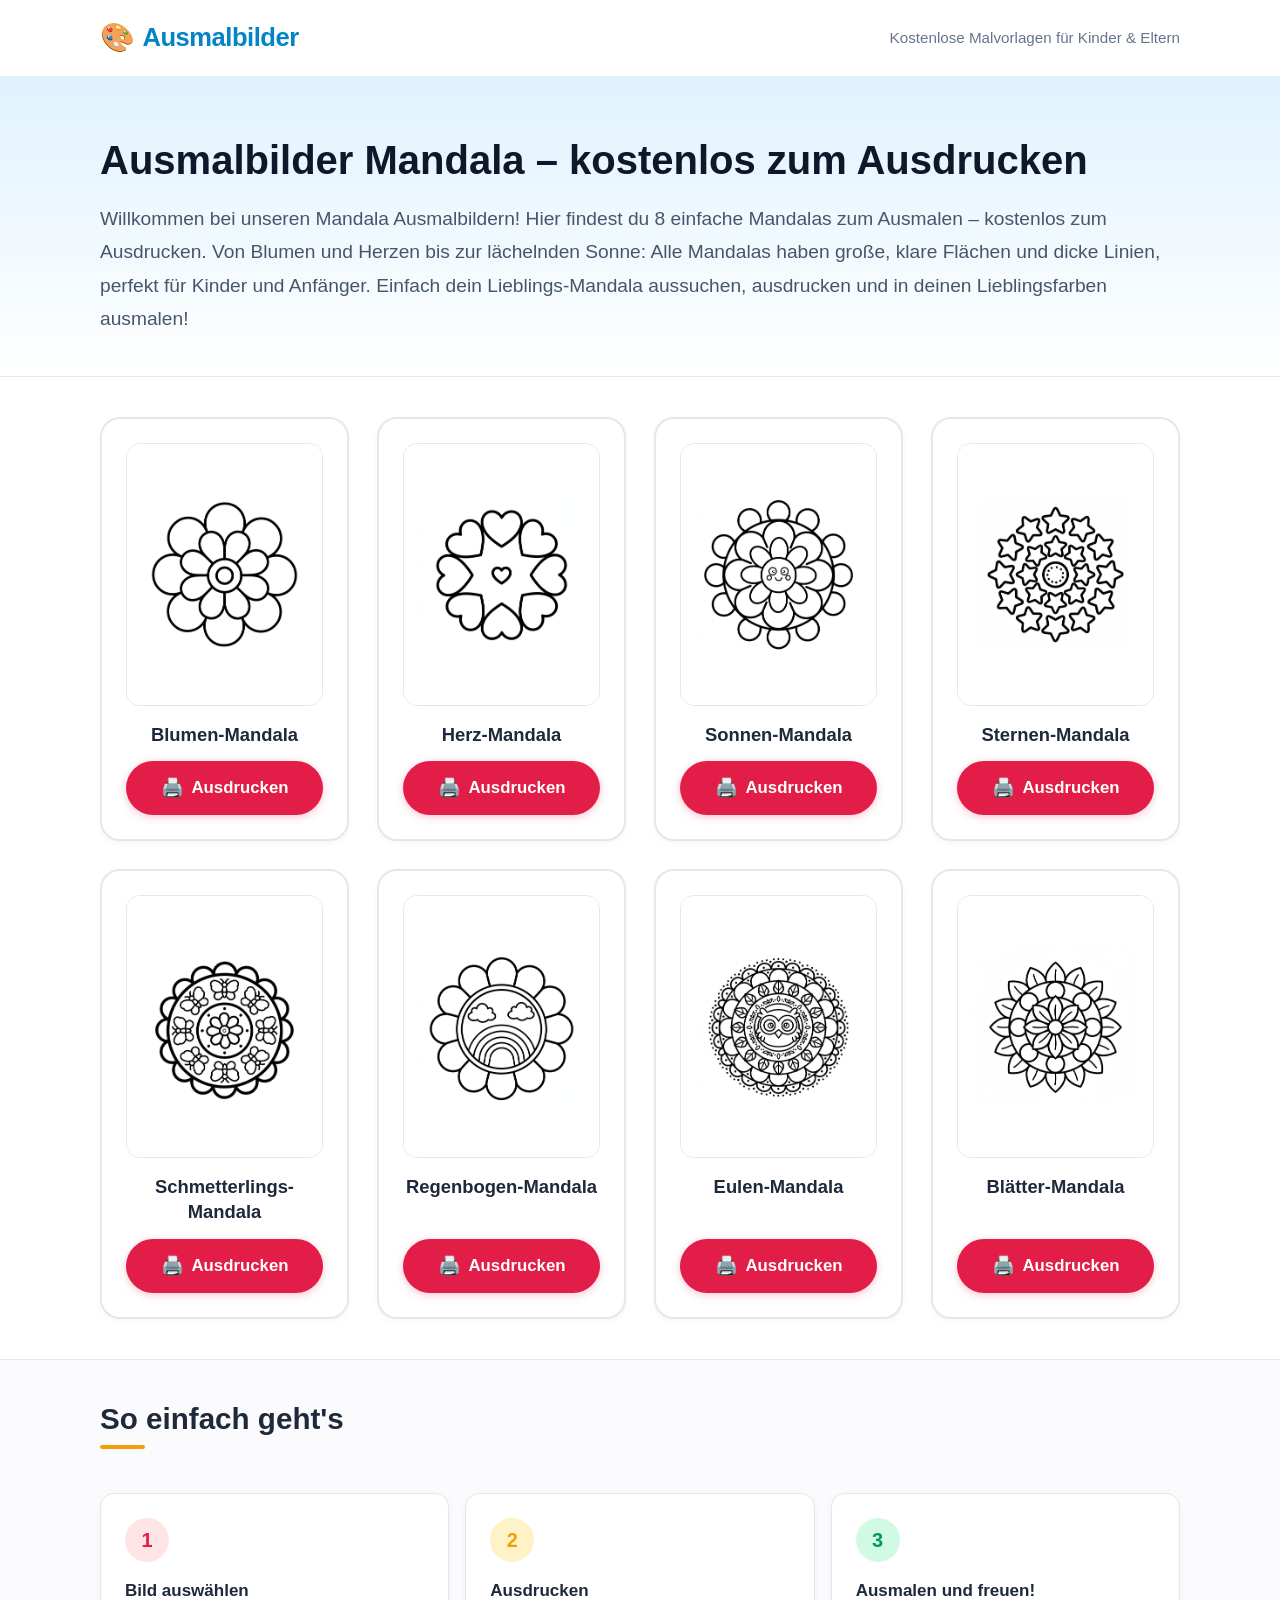
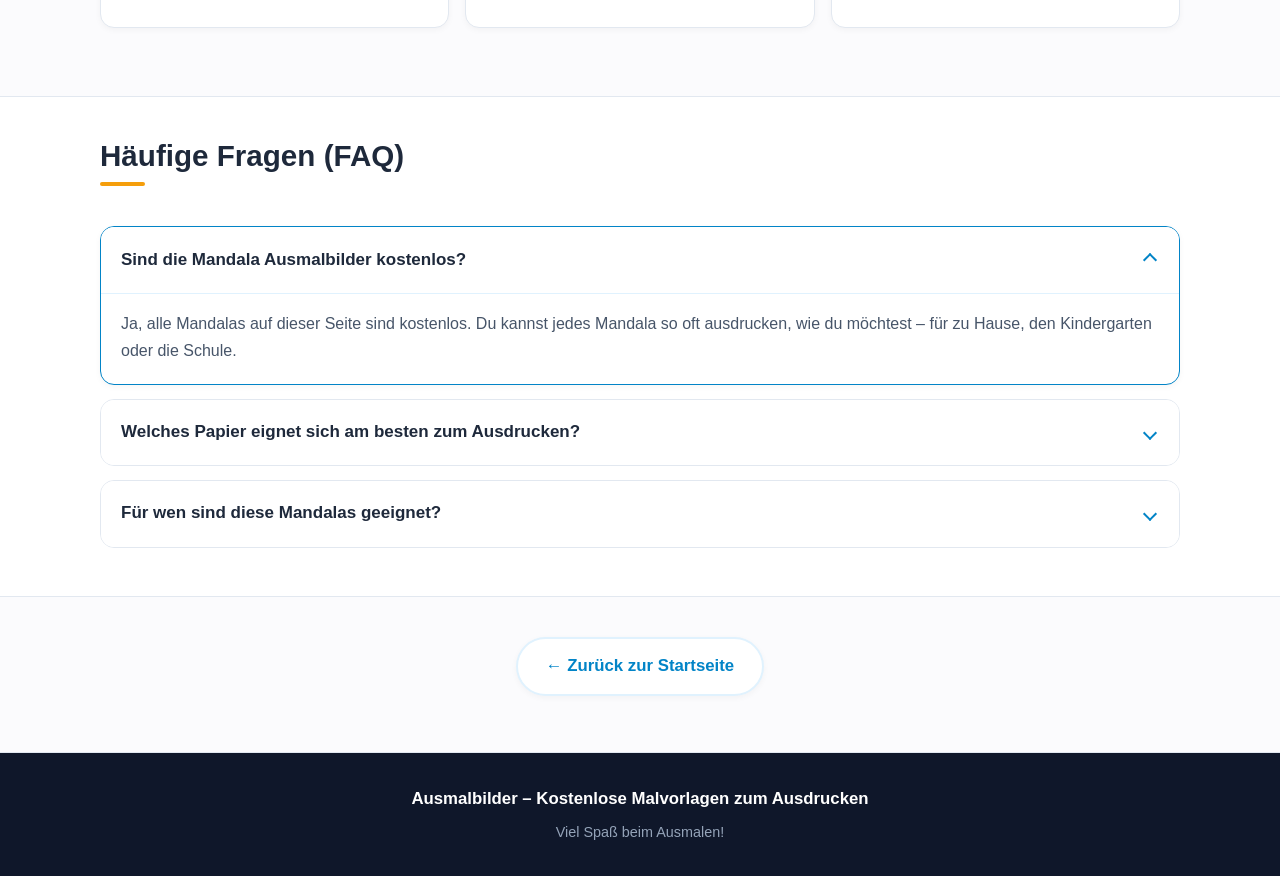
<file: mandala.html>
<!DOCTYPE html>
<html lang="de">
<head>
  <meta charset="UTF-8">
  <meta name="viewport" content="width=device-width, initial-scale=1.0">
  <title>Ausmalbilder Mandala kostenlos zum Ausdrucken</title>
  <meta name="description" content="Kostenlose Ausmalbilder mit einfachen Mandalas für Kinder zum Ausdrucken: Blumen, Herzen, Sonne, Sterne und mehr – gratis herunterladen!">
  <link rel="stylesheet" href="style.css">
</head>
<body>

  <!-- Seiten-Kopfbereich / Header -->
  <header class="site-header">
    <div class="container header-container">
      <a href="index.html" class="logo" style="text-decoration: none;">
        <span class="logo-icon" aria-hidden="true">🎨</span>
        <span class="logo-text">Ausmalbilder</span>
      </a>
      <p class="header-tagline">Kostenlose Malvorlagen für Kinder &amp; Eltern</p>
    </div>
  </header>

  <main>
    <!-- Intro / Hero Bereich -->
    <section class="hero-section">
      <div class="container">
        <h1>Ausmalbilder Mandala – kostenlos zum Ausdrucken</h1>
        <p class="intro-text">
          Willkommen bei unseren Mandala Ausmalbildern! Hier findest du 8 einfache Mandalas zum Ausmalen – kostenlos zum Ausdrucken. Von Blumen und Herzen bis zur lächelnden Sonne: Alle Mandalas haben große, klare Flächen und dicke Linien, perfekt für Kinder und Anfänger. Einfach dein Lieblings-Mandala aussuchen, ausdrucken und in deinen Lieblingsfarben ausmalen!
        </p>
      </div>
    </section>

    <!-- Galerie Bereich -->
    <section class="gallery-section">
      <div class="container">
        <div class="gallery-grid">
          <!-- Bild 1: Blumen-Mandala -->
          <div class="gallery-card">
            <div class="gallery-media-container">
              <img src="images/mandala/mandala-1.png" alt="Blumen-Mandala" class="gallery-img" loading="lazy" onerror="this.style.display='none'; this.nextElementSibling.style.display='flex';">
              <div class="card-placeholder" style="display: none;">
                <span class="placeholder-icon" aria-hidden="true">✏️</span>
                <span class="placeholder-text">Bild folgt</span>
              </div>
            </div>
            <div class="gallery-card-body">
              <h3 class="gallery-caption">Blumen-Mandala</h3>
              <a href="images/mandala/mandala-1.png" target="_blank" rel="noopener noreferrer" class="btn-print">
                <span class="btn-icon" aria-hidden="true">🖨️</span>
                <span>Ausdrucken</span>
              </a>
            </div>
          </div>

          <!-- Bild 2: Herz-Mandala -->
          <div class="gallery-card">
            <div class="gallery-media-container">
              <img src="images/mandala/mandala-2.png" alt="Herz-Mandala" class="gallery-img" loading="lazy" onerror="this.style.display='none'; this.nextElementSibling.style.display='flex';">
              <div class="card-placeholder" style="display: none;">
                <span class="placeholder-icon" aria-hidden="true">✏️</span>
                <span class="placeholder-text">Bild folgt</span>
              </div>
            </div>
            <div class="gallery-card-body">
              <h3 class="gallery-caption">Herz-Mandala</h3>
              <a href="images/mandala/mandala-2.png" target="_blank" rel="noopener noreferrer" class="btn-print">
                <span class="btn-icon" aria-hidden="true">🖨️</span>
                <span>Ausdrucken</span>
              </a>
            </div>
          </div>

          <!-- Bild 3: Sonnen-Mandala -->
          <div class="gallery-card">
            <div class="gallery-media-container">
              <img src="images/mandala/mandala-3.png" alt="Sonnen-Mandala" class="gallery-img" loading="lazy" onerror="this.style.display='none'; this.nextElementSibling.style.display='flex';">
              <div class="card-placeholder" style="display: none;">
                <span class="placeholder-icon" aria-hidden="true">✏️</span>
                <span class="placeholder-text">Bild folgt</span>
              </div>
            </div>
            <div class="gallery-card-body">
              <h3 class="gallery-caption">Sonnen-Mandala</h3>
              <a href="images/mandala/mandala-3.png" target="_blank" rel="noopener noreferrer" class="btn-print">
                <span class="btn-icon" aria-hidden="true">🖨️</span>
                <span>Ausdrucken</span>
              </a>
            </div>
          </div>

          <!-- Bild 4: Sternen-Mandala -->
          <div class="gallery-card">
            <div class="gallery-media-container">
              <img src="images/mandala/mandala-4.png" alt="Sternen-Mandala" class="gallery-img" loading="lazy" onerror="this.style.display='none'; this.nextElementSibling.style.display='flex';">
              <div class="card-placeholder" style="display: none;">
                <span class="placeholder-icon" aria-hidden="true">✏️</span>
                <span class="placeholder-text">Bild folgt</span>
              </div>
            </div>
            <div class="gallery-card-body">
              <h3 class="gallery-caption">Sternen-Mandala</h3>
              <a href="images/mandala/mandala-4.png" target="_blank" rel="noopener noreferrer" class="btn-print">
                <span class="btn-icon" aria-hidden="true">🖨️</span>
                <span>Ausdrucken</span>
              </a>
            </div>
          </div>

          <!-- Bild 5: Schmetterlings-Mandala -->
          <div class="gallery-card">
            <div class="gallery-media-container">
              <img src="images/mandala/mandala-5.png" alt="Schmetterlings-Mandala" class="gallery-img" loading="lazy" onerror="this.style.display='none'; this.nextElementSibling.style.display='flex';">
              <div class="card-placeholder" style="display: none;">
                <span class="placeholder-icon" aria-hidden="true">✏️</span>
                <span class="placeholder-text">Bild folgt</span>
              </div>
            </div>
            <div class="gallery-card-body">
              <h3 class="gallery-caption">Schmetterlings-Mandala</h3>
              <a href="images/mandala/mandala-5.png" target="_blank" rel="noopener noreferrer" class="btn-print">
                <span class="btn-icon" aria-hidden="true">🖨️</span>
                <span>Ausdrucken</span>
              </a>
            </div>
          </div>

          <!-- Bild 6: Regenbogen-Mandala -->
          <div class="gallery-card">
            <div class="gallery-media-container">
              <img src="images/mandala/mandala-6.png" alt="Regenbogen-Mandala" class="gallery-img" loading="lazy" onerror="this.style.display='none'; this.nextElementSibling.style.display='flex';">
              <div class="card-placeholder" style="display: none;">
                <span class="placeholder-icon" aria-hidden="true">✏️</span>
                <span class="placeholder-text">Bild folgt</span>
              </div>
            </div>
            <div class="gallery-card-body">
              <h3 class="gallery-caption">Regenbogen-Mandala</h3>
              <a href="images/mandala/mandala-6.png" target="_blank" rel="noopener noreferrer" class="btn-print">
                <span class="btn-icon" aria-hidden="true">🖨️</span>
                <span>Ausdrucken</span>
              </a>
            </div>
          </div>

          <!-- Bild 7: Eulen-Mandala -->
          <div class="gallery-card">
            <div class="gallery-media-container">
              <img src="images/mandala/mandala-7.png" alt="Eulen-Mandala" class="gallery-img" loading="lazy" onerror="this.style.display='none'; this.nextElementSibling.style.display='flex';">
              <div class="card-placeholder" style="display: none;">
                <span class="placeholder-icon" aria-hidden="true">✏️</span>
                <span class="placeholder-text">Bild folgt</span>
              </div>
            </div>
            <div class="gallery-card-body">
              <h3 class="gallery-caption">Eulen-Mandala</h3>
              <a href="images/mandala/mandala-7.png" target="_blank" rel="noopener noreferrer" class="btn-print">
                <span class="btn-icon" aria-hidden="true">🖨️</span>
                <span>Ausdrucken</span>
              </a>
            </div>
          </div>

          <!-- Bild 8: Blätter-Mandala -->
          <div class="gallery-card">
            <div class="gallery-media-container">
              <img src="images/mandala/mandala-8.png" alt="Blätter-Mandala" class="gallery-img" loading="lazy" onerror="this.style.display='none'; this.nextElementSibling.style.display='flex';">
              <div class="card-placeholder" style="display: none;">
                <span class="placeholder-icon" aria-hidden="true">✏️</span>
                <span class="placeholder-text">Bild folgt</span>
              </div>
            </div>
            <div class="gallery-card-body">
              <h3 class="gallery-caption">Blätter-Mandala</h3>
              <a href="images/mandala/mandala-8.png" target="_blank" rel="noopener noreferrer" class="btn-print">
                <span class="btn-icon" aria-hidden="true">🖨️</span>
                <span>Ausdrucken</span>
              </a>
            </div>
          </div>
        </div>
      </div>
    </section>

    <!-- Anleitung / So einfach geht's -->
    <section class="steps-section">
      <div class="container">
        <h2>So einfach geht's</h2>
        
        <div class="steps-list">
          <div class="step-card">
            <div class="step-badge">1</div>
            <div class="step-content">
              <p>Bild auswählen</p>
            </div>
          </div>

          <div class="step-card">
            <div class="step-badge">2</div>
            <div class="step-content">
              <p>Ausdrucken</p>
            </div>
          </div>

          <div class="step-card">
            <div class="step-badge">3</div>
            <div class="step-content">
              <p>Ausmalen und freuen!</p>
            </div>
          </div>
        </div>
      </div>
    </section>

    <!-- FAQ Bereich (Accordion) -->
    <section class="faq-section">
      <div class="container">
        <h2>Häufige Fragen (FAQ)</h2>

        <div class="faq-accordion">
          <details class="faq-item" open>
            <summary class="faq-question">
              <span>Sind die Mandala Ausmalbilder kostenlos?</span>
              <span class="faq-chevron" aria-hidden="true"></span>
            </summary>
            <div class="faq-answer">
              <p>Ja, alle Mandalas auf dieser Seite sind kostenlos. Du kannst jedes Mandala so oft ausdrucken, wie du möchtest – für zu Hause, den Kindergarten oder die Schule.</p>
            </div>
          </details>

          <details class="faq-item">
            <summary class="faq-question">
              <span>Welches Papier eignet sich am besten zum Ausdrucken?</span>
              <span class="faq-chevron" aria-hidden="true"></span>
            </summary>
            <div class="faq-answer">
              <p>Normales Druckerpapier im A4-Format reicht völlig aus. Für Filzstifte empfehlen wir etwas dickeres Papier, damit die Farben nicht durchdrücken.</p>
            </div>
          </details>

          <details class="faq-item">
            <summary class="faq-question">
              <span>Für wen sind diese Mandalas geeignet?</span>
              <span class="faq-chevron" aria-hidden="true"></span>
            </summary>
            <div class="faq-answer">
              <p>Diese Mandalas sind bewusst einfach gehalten, mit großen Flächen und dicken Linien. Sie eignen sich ideal für Kinder ab etwa 4 Jahren und für alle Anfänger, die entspannt ausmalen möchten.</p>
            </div>
          </details>
        </div>
      </div>
    </section>

    <!-- Zurück zur Startseite Link -->
    <section class="back-nav-section">
      <div class="container">
        <a href="index.html" class="back-link">← Zurück zur Startseite</a>
      </div>
    </section>
  </main>

  <!-- Einfacher, freundlicher Footer -->
  <footer class="site-footer">
    <div class="container">
      <p class="footer-title">Ausmalbilder – Kostenlose Malvorlagen zum Ausdrucken</p>
      <p class="footer-copy">Viel Spaß beim Ausmalen!</p>
    </div>
  </footer>

</body>
</html>
</file>
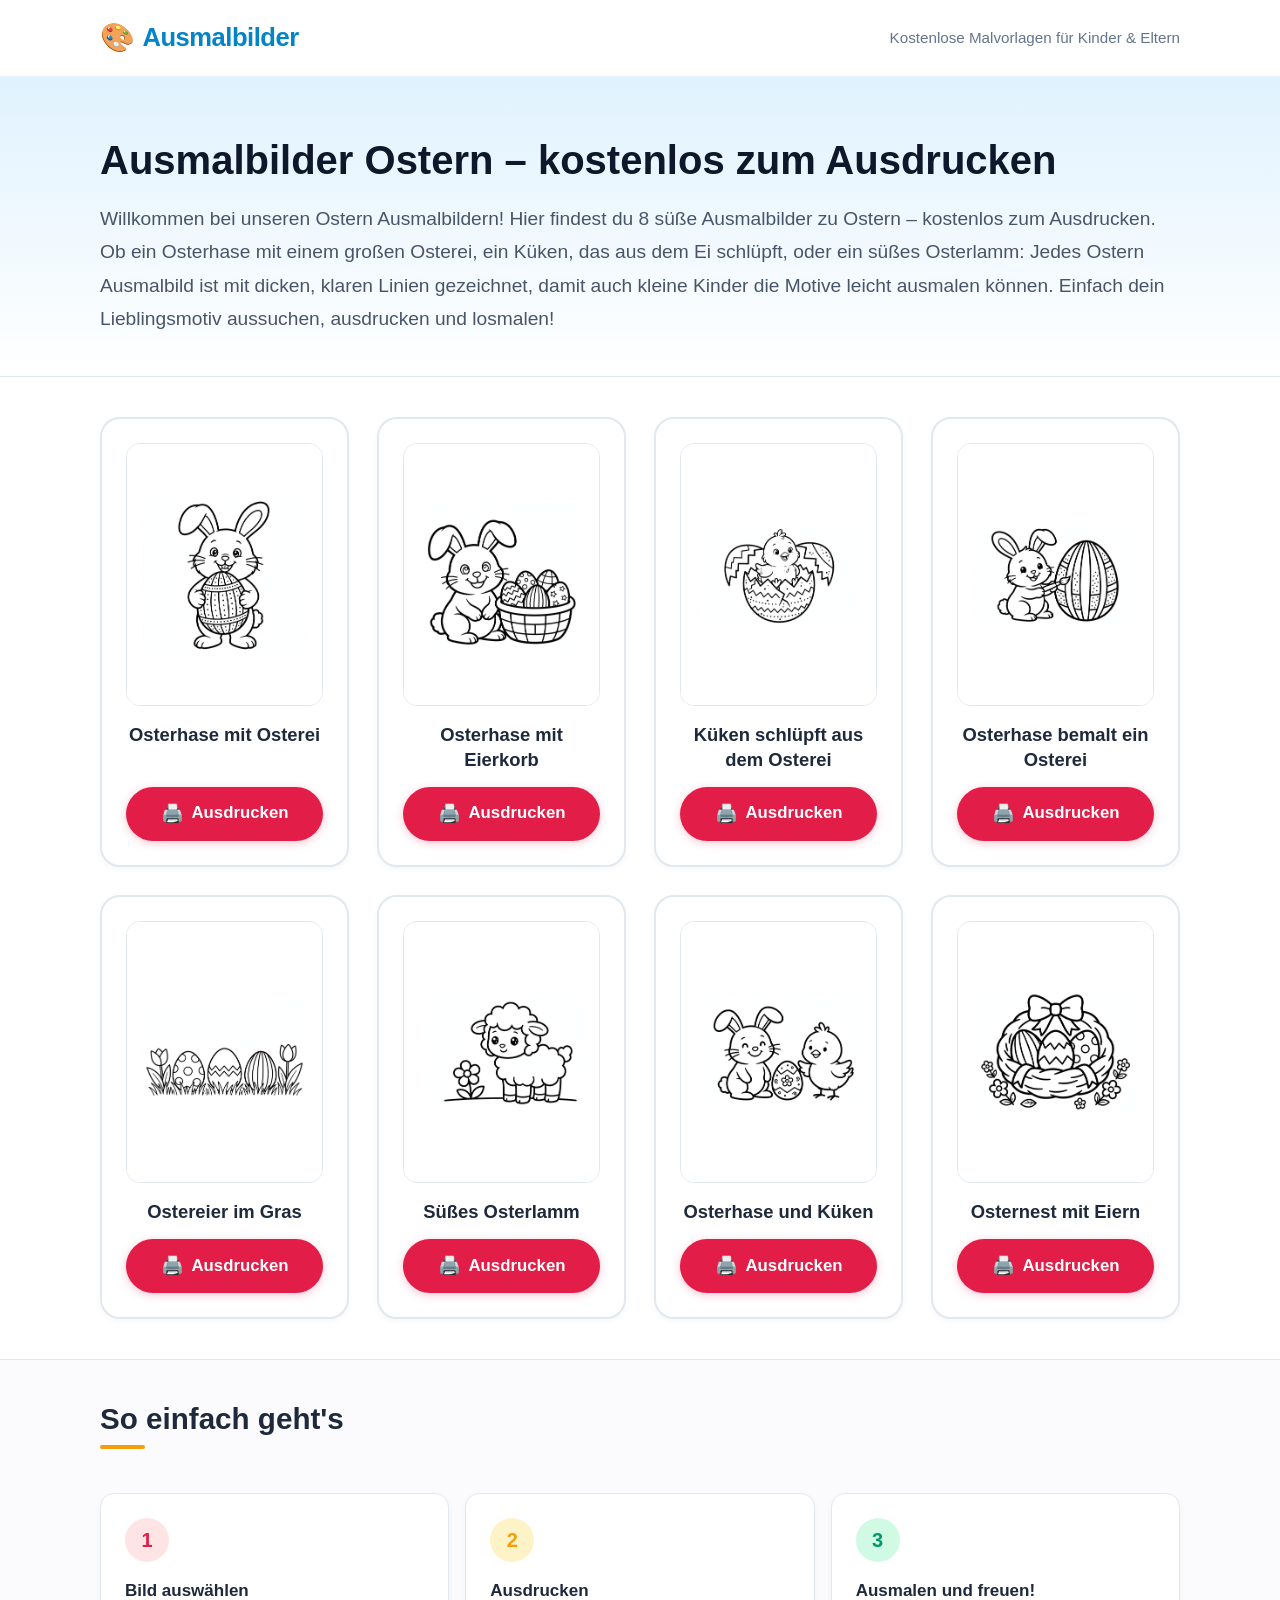
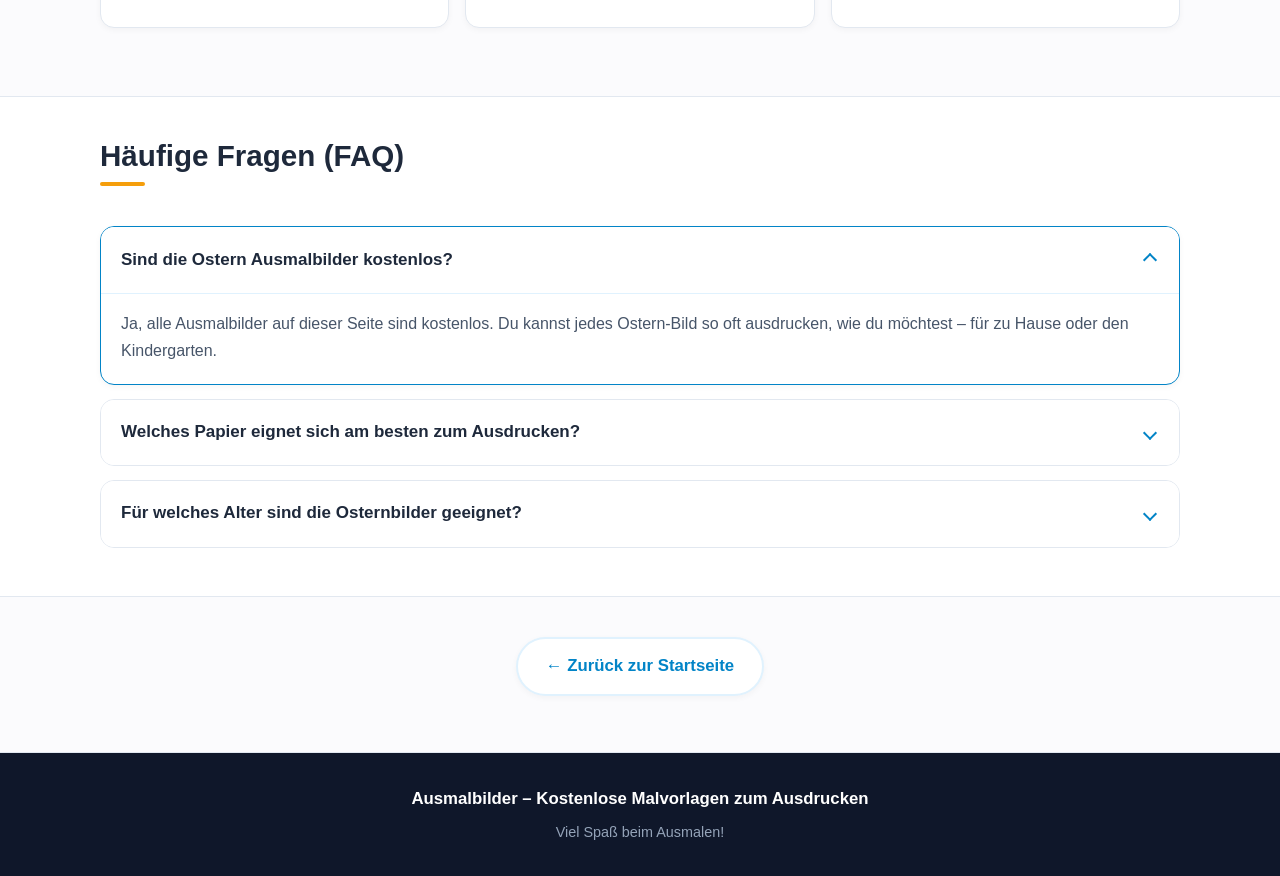
<file: ostern.html>
<!DOCTYPE html>
<html lang="de">
<head>
  <meta charset="UTF-8">
  <meta name="viewport" content="width=device-width, initial-scale=1.0">
  <title>Ausmalbilder Ostern kostenlos zum Ausdrucken</title>
  <meta name="description" content="Kostenlose Ausmalbilder zu Ostern für Kinder zum Ausdrucken: Osterhase mit Osterei, Eierkorb, Küken im Ei, Osterlamm und mehr – gratis herunterladen!">
  <link rel="stylesheet" href="style.css">
</head>
<body>

  <!-- Seiten-Kopfbereich / Header -->
  <header class="site-header">
    <div class="container header-container">
      <a href="index.html" class="logo" style="text-decoration: none;">
        <span class="logo-icon" aria-hidden="true">🎨</span>
        <span class="logo-text">Ausmalbilder</span>
      </a>
      <p class="header-tagline">Kostenlose Malvorlagen für Kinder &amp; Eltern</p>
    </div>
  </header>

  <main>
    <!-- Intro / Hero Bereich -->
    <section class="hero-section">
      <div class="container">
        <h1>Ausmalbilder Ostern – kostenlos zum Ausdrucken</h1>
        <p class="intro-text">
          Willkommen bei unseren Ostern Ausmalbildern! Hier findest du 8 süße Ausmalbilder zu Ostern – kostenlos zum Ausdrucken. Ob ein Osterhase mit einem großen Osterei, ein Küken, das aus dem Ei schlüpft, oder ein süßes Osterlamm: Jedes Ostern Ausmalbild ist mit dicken, klaren Linien gezeichnet, damit auch kleine Kinder die Motive leicht ausmalen können. Einfach dein Lieblingsmotiv aussuchen, ausdrucken und losmalen!
        </p>
      </div>
    </section>

    <!-- Galerie Bereich -->
    <section class="gallery-section">
      <div class="container">
        <div class="gallery-grid">
          <!-- Bild 1: Osterhase mit Osterei -->
          <div class="gallery-card">
            <div class="gallery-media-container">
              <img src="images/ostern/ostern-1.png" alt="Osterhase mit Osterei" class="gallery-img" loading="lazy" onerror="this.style.display='none'; this.nextElementSibling.style.display='flex';">
              <div class="card-placeholder" style="display: none;">
                <span class="placeholder-icon" aria-hidden="true">✏️</span>
                <span class="placeholder-text">Bild folgt</span>
              </div>
            </div>
            <div class="gallery-card-body">
              <h3 class="gallery-caption">Osterhase mit Osterei</h3>
              <a href="images/ostern/ostern-1.png" target="_blank" rel="noopener noreferrer" class="btn-print">
                <span class="btn-icon" aria-hidden="true">🖨️</span>
                <span>Ausdrucken</span>
              </a>
            </div>
          </div>

          <!-- Bild 2: Osterhase mit Eierkorb -->
          <div class="gallery-card">
            <div class="gallery-media-container">
              <img src="images/ostern/ostern-2.png" alt="Osterhase mit Eierkorb" class="gallery-img" loading="lazy" onerror="this.style.display='none'; this.nextElementSibling.style.display='flex';">
              <div class="card-placeholder" style="display: none;">
                <span class="placeholder-icon" aria-hidden="true">✏️</span>
                <span class="placeholder-text">Bild folgt</span>
              </div>
            </div>
            <div class="gallery-card-body">
              <h3 class="gallery-caption">Osterhase mit Eierkorb</h3>
              <a href="images/ostern/ostern-2.png" target="_blank" rel="noopener noreferrer" class="btn-print">
                <span class="btn-icon" aria-hidden="true">🖨️</span>
                <span>Ausdrucken</span>
              </a>
            </div>
          </div>

          <!-- Bild 3: Küken schlüpft aus dem Osterei -->
          <div class="gallery-card">
            <div class="gallery-media-container">
              <img src="images/ostern/ostern-3.png" alt="Küken schlüpft aus dem Osterei" class="gallery-img" loading="lazy" onerror="this.style.display='none'; this.nextElementSibling.style.display='flex';">
              <div class="card-placeholder" style="display: none;">
                <span class="placeholder-icon" aria-hidden="true">✏️</span>
                <span class="placeholder-text">Bild folgt</span>
              </div>
            </div>
            <div class="gallery-card-body">
              <h3 class="gallery-caption">Küken schlüpft aus dem Osterei</h3>
              <a href="images/ostern/ostern-3.png" target="_blank" rel="noopener noreferrer" class="btn-print">
                <span class="btn-icon" aria-hidden="true">🖨️</span>
                <span>Ausdrucken</span>
              </a>
            </div>
          </div>

          <!-- Bild 4: Osterhase bemalt ein Osterei -->
          <div class="gallery-card">
            <div class="gallery-media-container">
              <img src="images/ostern/ostern-4.png" alt="Osterhase bemalt ein Osterei" class="gallery-img" loading="lazy" onerror="this.style.display='none'; this.nextElementSibling.style.display='flex';">
              <div class="card-placeholder" style="display: none;">
                <span class="placeholder-icon" aria-hidden="true">✏️</span>
                <span class="placeholder-text">Bild folgt</span>
              </div>
            </div>
            <div class="gallery-card-body">
              <h3 class="gallery-caption">Osterhase bemalt ein Osterei</h3>
              <a href="images/ostern/ostern-4.png" target="_blank" rel="noopener noreferrer" class="btn-print">
                <span class="btn-icon" aria-hidden="true">🖨️</span>
                <span>Ausdrucken</span>
              </a>
            </div>
          </div>

          <!-- Bild 5: Ostereier im Gras -->
          <div class="gallery-card">
            <div class="gallery-media-container">
              <img src="images/ostern/ostern-5.png" alt="Ostereier im Gras" class="gallery-img" loading="lazy" onerror="this.style.display='none'; this.nextElementSibling.style.display='flex';">
              <div class="card-placeholder" style="display: none;">
                <span class="placeholder-icon" aria-hidden="true">✏️</span>
                <span class="placeholder-text">Bild folgt</span>
              </div>
            </div>
            <div class="gallery-card-body">
              <h3 class="gallery-caption">Ostereier im Gras</h3>
              <a href="images/ostern/ostern-5.png" target="_blank" rel="noopener noreferrer" class="btn-print">
                <span class="btn-icon" aria-hidden="true">🖨️</span>
                <span>Ausdrucken</span>
              </a>
            </div>
          </div>

          <!-- Bild 6: Süßes Osterlamm -->
          <div class="gallery-card">
            <div class="gallery-media-container">
              <img src="images/ostern/ostern-6.png" alt="Süßes Osterlamm" class="gallery-img" loading="lazy" onerror="this.style.display='none'; this.nextElementSibling.style.display='flex';">
              <div class="card-placeholder" style="display: none;">
                <span class="placeholder-icon" aria-hidden="true">✏️</span>
                <span class="placeholder-text">Bild folgt</span>
              </div>
            </div>
            <div class="gallery-card-body">
              <h3 class="gallery-caption">Süßes Osterlamm</h3>
              <a href="images/ostern/ostern-6.png" target="_blank" rel="noopener noreferrer" class="btn-print">
                <span class="btn-icon" aria-hidden="true">🖨️</span>
                <span>Ausdrucken</span>
              </a>
            </div>
          </div>

          <!-- Bild 7: Osterhase und Küken -->
          <div class="gallery-card">
            <div class="gallery-media-container">
              <img src="images/ostern/ostern-7.png" alt="Osterhase und Küken" class="gallery-img" loading="lazy" onerror="this.style.display='none'; this.nextElementSibling.style.display='flex';">
              <div class="card-placeholder" style="display: none;">
                <span class="placeholder-icon" aria-hidden="true">✏️</span>
                <span class="placeholder-text">Bild folgt</span>
              </div>
            </div>
            <div class="gallery-card-body">
              <h3 class="gallery-caption">Osterhase und Küken</h3>
              <a href="images/ostern/ostern-7.png" target="_blank" rel="noopener noreferrer" class="btn-print">
                <span class="btn-icon" aria-hidden="true">🖨️</span>
                <span>Ausdrucken</span>
              </a>
            </div>
          </div>

          <!-- Bild 8: Osternest mit Eiern -->
          <div class="gallery-card">
            <div class="gallery-media-container">
              <img src="images/ostern/ostern-8.png" alt="Osternest mit Eiern" class="gallery-img" loading="lazy" onerror="this.style.display='none'; this.nextElementSibling.style.display='flex';">
              <div class="card-placeholder" style="display: none;">
                <span class="placeholder-icon" aria-hidden="true">✏️</span>
                <span class="placeholder-text">Bild folgt</span>
              </div>
            </div>
            <div class="gallery-card-body">
              <h3 class="gallery-caption">Osternest mit Eiern</h3>
              <a href="images/ostern/ostern-8.png" target="_blank" rel="noopener noreferrer" class="btn-print">
                <span class="btn-icon" aria-hidden="true">🖨️</span>
                <span>Ausdrucken</span>
              </a>
            </div>
          </div>
        </div>
      </div>
    </section>

    <!-- Anleitung / So einfach geht's -->
    <section class="steps-section">
      <div class="container">
        <h2>So einfach geht's</h2>
        
        <div class="steps-list">
          <div class="step-card">
            <div class="step-badge">1</div>
            <div class="step-content">
              <p>Bild auswählen</p>
            </div>
          </div>

          <div class="step-card">
            <div class="step-badge">2</div>
            <div class="step-content">
              <p>Ausdrucken</p>
            </div>
          </div>

          <div class="step-card">
            <div class="step-badge">3</div>
            <div class="step-content">
              <p>Ausmalen und freuen!</p>
            </div>
          </div>
        </div>
      </div>
    </section>

    <!-- FAQ Bereich (Accordion) -->
    <section class="faq-section">
      <div class="container">
        <h2>Häufige Fragen (FAQ)</h2>

        <div class="faq-accordion">
          <details class="faq-item" open>
            <summary class="faq-question">
              <span>Sind die Ostern Ausmalbilder kostenlos?</span>
              <span class="faq-chevron" aria-hidden="true"></span>
            </summary>
            <div class="faq-answer">
              <p>Ja, alle Ausmalbilder auf dieser Seite sind kostenlos. Du kannst jedes Ostern-Bild so oft ausdrucken, wie du möchtest – für zu Hause oder den Kindergarten.</p>
            </div>
          </details>

          <details class="faq-item">
            <summary class="faq-question">
              <span>Welches Papier eignet sich am besten zum Ausdrucken?</span>
              <span class="faq-chevron" aria-hidden="true"></span>
            </summary>
            <div class="faq-answer">
              <p>Normales Druckerpapier im A4-Format reicht völlig aus. Für Filzstifte empfehlen wir etwas dickeres Papier, damit die Farben nicht durchdrücken.</p>
            </div>
          </details>

          <details class="faq-item">
            <summary class="faq-question">
              <span>Für welches Alter sind die Osternbilder geeignet?</span>
              <span class="faq-chevron" aria-hidden="true"></span>
            </summary>
            <div class="faq-answer">
              <p>Die Motive sind einfach und mit großen Flächen gezeichnet. Sie eignen sich ideal für Kinder ab etwa 3 Jahren – aber auch ältere Kinder haben viel Spaß beim Ausmalen.</p>
            </div>
          </details>
        </div>
      </div>
    </section>

    <!-- Zurück zur Startseite Link -->
    <section class="back-nav-section">
      <div class="container">
        <a href="index.html" class="back-link">← Zurück zur Startseite</a>
      </div>
    </section>
  </main>

  <!-- Einfacher, freundlicher Footer -->
  <footer class="site-footer">
    <div class="container">
      <p class="footer-title">Ausmalbilder – Kostenlose Malvorlagen zum Ausdrucken</p>
      <p class="footer-copy">Viel Spaß beim Ausmalen!</p>
    </div>
  </footer>

</body>
</html>
</file>
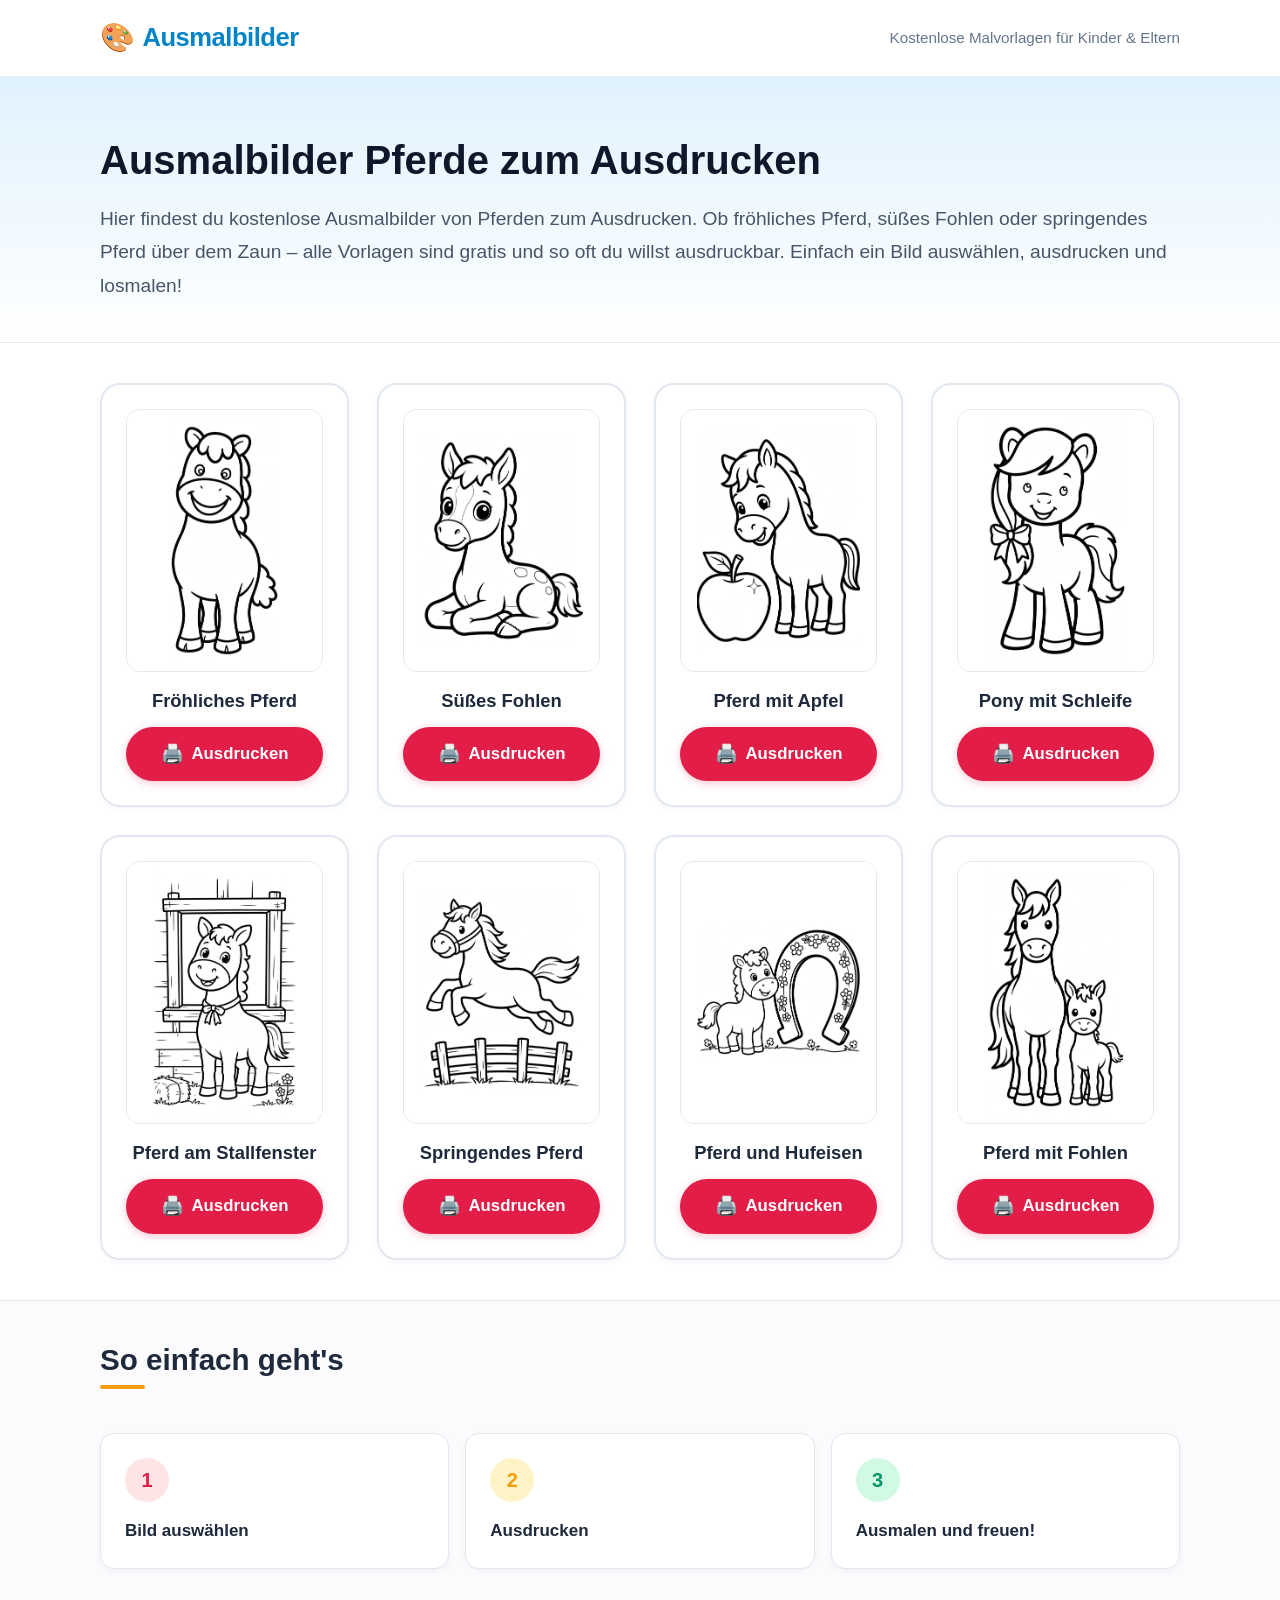
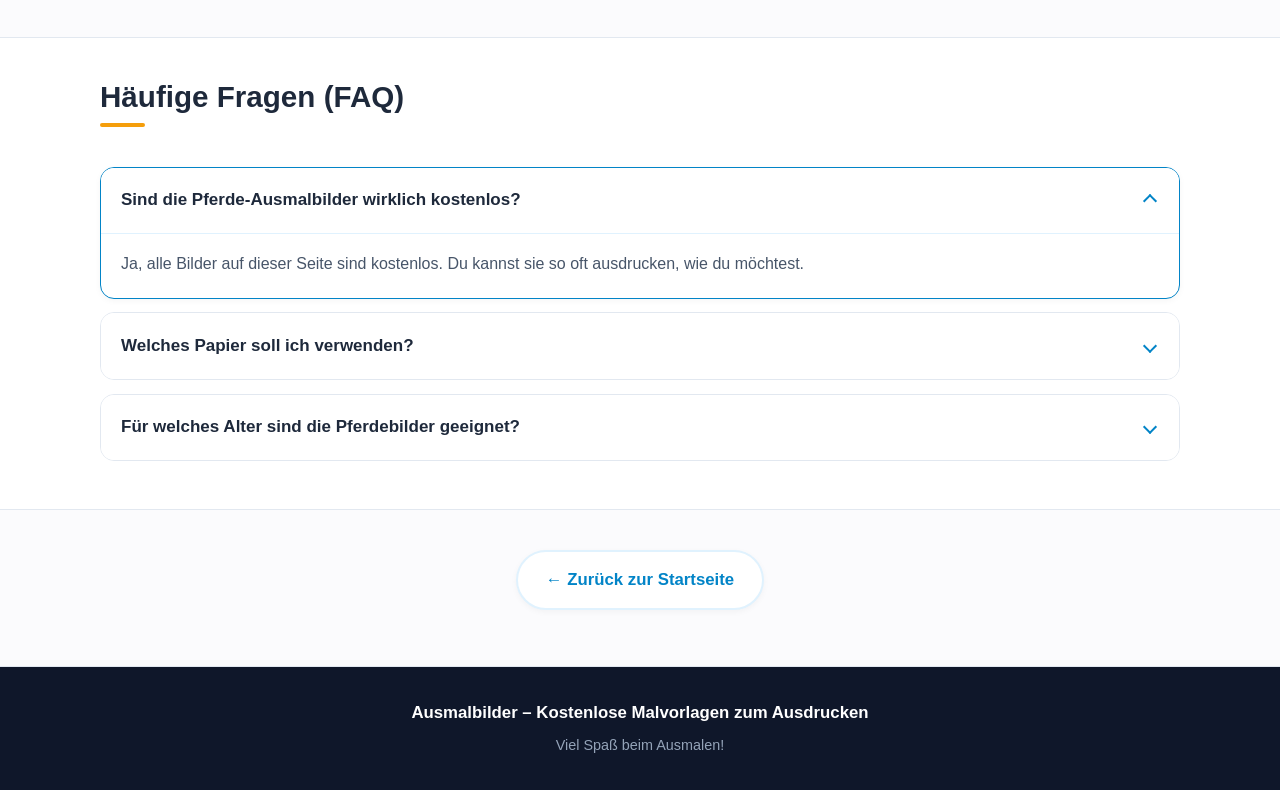
<file: pferde.html>
<!DOCTYPE html>
<html lang="de">
<head>
  <meta charset="UTF-8">
  <meta name="viewport" content="width=device-width, initial-scale=1.0">
  <title>Ausmalbilder Pferde – Kostenlose Malvorlagen zum Ausdrucken</title>
  <meta name="description" content="Kostenlose Ausmalbilder von Pferden und Ponys für Kinder: fröhliche Pferde, süße Fohlen und ein Pony mit Schleife. Einfach ausdrucken und ausmalen – gratis und ohne Anmeldung.">
  <link rel="stylesheet" href="style.css">
</head>
<body>

  <!-- Seiten-Kopfbereich / Header -->
  <header class="site-header">
    <div class="container header-container">
      <a href="index.html" class="logo" style="text-decoration: none;">
        <span class="logo-icon" aria-hidden="true">🎨</span>
        <span class="logo-text">Ausmalbilder</span>
      </a>
      <p class="header-tagline">Kostenlose Malvorlagen für Kinder &amp; Eltern</p>
    </div>
  </header>

  <main>
    <!-- Intro / Hero Bereich -->
    <section class="hero-section">
      <div class="container">
        <h1>Ausmalbilder Pferde zum Ausdrucken</h1>
        <p class="intro-text">
          Hier findest du kostenlose Ausmalbilder von Pferden zum Ausdrucken. Ob fröhliches Pferd, süßes Fohlen oder springendes Pferd über dem Zaun – alle Vorlagen sind gratis und so oft du willst ausdruckbar. Einfach ein Bild auswählen, ausdrucken und losmalen!
        </p>
      </div>
    </section>

    <!-- Galerie Bereich -->
    <section class="gallery-section">
      <div class="container">
        <div class="gallery-grid">
          <!-- Bild 1: Fröhliches Pferd -->
          <div class="gallery-card">
            <div class="gallery-media-container">
              <img src="images/pferde/pferde-1.png" alt="Fröhliches Pferd" class="gallery-img" loading="lazy" onerror="this.style.display='none'; this.nextElementSibling.style.display='flex';">
              <div class="card-placeholder" style="display: none;">
                <span class="placeholder-icon" aria-hidden="true">✏️</span>
                <span class="placeholder-text">Bild folgt</span>
              </div>
            </div>
            <div class="gallery-card-body">
              <h3 class="gallery-caption">Fröhliches Pferd</h3>
              <a href="images/pferde/pferde-1.png" target="_blank" rel="noopener noreferrer" class="btn-print">
                <span class="btn-icon" aria-hidden="true">🖨️</span>
                <span>Ausdrucken</span>
              </a>
            </div>
          </div>

          <!-- Bild 2: Süßes Fohlen -->
          <div class="gallery-card">
            <div class="gallery-media-container">
              <img src="images/pferde/pferde-2.png" alt="Süßes Fohlen" class="gallery-img" loading="lazy" onerror="this.style.display='none'; this.nextElementSibling.style.display='flex';">
              <div class="card-placeholder" style="display: none;">
                <span class="placeholder-icon" aria-hidden="true">✏️</span>
                <span class="placeholder-text">Bild folgt</span>
              </div>
            </div>
            <div class="gallery-card-body">
              <h3 class="gallery-caption">Süßes Fohlen</h3>
              <a href="images/pferde/pferde-2.png" target="_blank" rel="noopener noreferrer" class="btn-print">
                <span class="btn-icon" aria-hidden="true">🖨️</span>
                <span>Ausdrucken</span>
              </a>
            </div>
          </div>

          <!-- Bild 3: Pferd mit Apfel -->
          <div class="gallery-card">
            <div class="gallery-media-container">
              <img src="images/pferde/pferde-3.png" alt="Pferd mit Apfel" class="gallery-img" loading="lazy" onerror="this.style.display='none'; this.nextElementSibling.style.display='flex';">
              <div class="card-placeholder" style="display: none;">
                <span class="placeholder-icon" aria-hidden="true">✏️</span>
                <span class="placeholder-text">Bild folgt</span>
              </div>
            </div>
            <div class="gallery-card-body">
              <h3 class="gallery-caption">Pferd mit Apfel</h3>
              <a href="images/pferde/pferde-3.png" target="_blank" rel="noopener noreferrer" class="btn-print">
                <span class="btn-icon" aria-hidden="true">🖨️</span>
                <span>Ausdrucken</span>
              </a>
            </div>
          </div>

          <!-- Bild 4: Pony mit Schleife -->
          <div class="gallery-card">
            <div class="gallery-media-container">
              <img src="images/pferde/pferde-4.png" alt="Pony mit Schleife" class="gallery-img" loading="lazy" onerror="this.style.display='none'; this.nextElementSibling.style.display='flex';">
              <div class="card-placeholder" style="display: none;">
                <span class="placeholder-icon" aria-hidden="true">✏️</span>
                <span class="placeholder-text">Bild folgt</span>
              </div>
            </div>
            <div class="gallery-card-body">
              <h3 class="gallery-caption">Pony mit Schleife</h3>
              <a href="images/pferde/pferde-4.png" target="_blank" rel="noopener noreferrer" class="btn-print">
                <span class="btn-icon" aria-hidden="true">🖨️</span>
                <span>Ausdrucken</span>
              </a>
            </div>
          </div>

          <!-- Bild 5: Pferd am Stallfenster -->
          <div class="gallery-card">
            <div class="gallery-media-container">
              <img src="images/pferde/pferde-5.png" alt="Pferd am Stallfenster" class="gallery-img" loading="lazy" onerror="this.style.display='none'; this.nextElementSibling.style.display='flex';">
              <div class="card-placeholder" style="display: none;">
                <span class="placeholder-icon" aria-hidden="true">✏️</span>
                <span class="placeholder-text">Bild folgt</span>
              </div>
            </div>
            <div class="gallery-card-body">
              <h3 class="gallery-caption">Pferd am Stallfenster</h3>
              <a href="images/pferde/pferde-5.png" target="_blank" rel="noopener noreferrer" class="btn-print">
                <span class="btn-icon" aria-hidden="true">🖨️</span>
                <span>Ausdrucken</span>
              </a>
            </div>
          </div>

          <!-- Bild 6: Springendes Pferd -->
          <div class="gallery-card">
            <div class="gallery-media-container">
              <img src="images/pferde/pferde-6.png" alt="Springendes Pferd" class="gallery-img" loading="lazy" onerror="this.style.display='none'; this.nextElementSibling.style.display='flex';">
              <div class="card-placeholder" style="display: none;">
                <span class="placeholder-icon" aria-hidden="true">✏️</span>
                <span class="placeholder-text">Bild folgt</span>
              </div>
            </div>
            <div class="gallery-card-body">
              <h3 class="gallery-caption">Springendes Pferd</h3>
              <a href="images/pferde/pferde-6.png" target="_blank" rel="noopener noreferrer" class="btn-print">
                <span class="btn-icon" aria-hidden="true">🖨️</span>
                <span>Ausdrucken</span>
              </a>
            </div>
          </div>

          <!-- Bild 7: Pferd und Hufeisen -->
          <div class="gallery-card">
            <div class="gallery-media-container">
              <img src="images/pferde/pferde-7.png" alt="Pferd und Hufeisen" class="gallery-img" loading="lazy" onerror="this.style.display='none'; this.nextElementSibling.style.display='flex';">
              <div class="card-placeholder" style="display: none;">
                <span class="placeholder-icon" aria-hidden="true">✏️</span>
                <span class="placeholder-text">Bild folgt</span>
              </div>
            </div>
            <div class="gallery-card-body">
              <h3 class="gallery-caption">Pferd und Hufeisen</h3>
              <a href="images/pferde/pferde-7.png" target="_blank" rel="noopener noreferrer" class="btn-print">
                <span class="btn-icon" aria-hidden="true">🖨️</span>
                <span>Ausdrucken</span>
              </a>
            </div>
          </div>

          <!-- Bild 8: Pferd mit Fohlen -->
          <div class="gallery-card">
            <div class="gallery-media-container">
              <img src="images/pferde/pferde-8.png" alt="Pferd mit Fohlen" class="gallery-img" loading="lazy" onerror="this.style.display='none'; this.nextElementSibling.style.display='flex';">
              <div class="card-placeholder" style="display: none;">
                <span class="placeholder-icon" aria-hidden="true">✏️</span>
                <span class="placeholder-text">Bild folgt</span>
              </div>
            </div>
            <div class="gallery-card-body">
              <h3 class="gallery-caption">Pferd mit Fohlen</h3>
              <a href="images/pferde/pferde-8.png" target="_blank" rel="noopener noreferrer" class="btn-print">
                <span class="btn-icon" aria-hidden="true">🖨️</span>
                <span>Ausdrucken</span>
              </a>
            </div>
          </div>
        </div>
      </div>
    </section>

    <!-- Anleitung / So einfach geht's -->
    <section class="steps-section">
      <div class="container">
        <h2>So einfach geht's</h2>
        
        <div class="steps-list">
          <div class="step-card">
            <div class="step-badge">1</div>
            <div class="step-content">
              <p>Bild auswählen</p>
            </div>
          </div>

          <div class="step-card">
            <div class="step-badge">2</div>
            <div class="step-content">
              <p>Ausdrucken</p>
            </div>
          </div>

          <div class="step-card">
            <div class="step-badge">3</div>
            <div class="step-content">
              <p>Ausmalen und freuen!</p>
            </div>
          </div>
        </div>
      </div>
    </section>

    <!-- FAQ Bereich (Accordion) -->
    <section class="faq-section">
      <div class="container">
        <h2>Häufige Fragen (FAQ)</h2>

        <div class="faq-accordion">
          <details class="faq-item" open>
            <summary class="faq-question">
              <span>Sind die Pferde-Ausmalbilder wirklich kostenlos?</span>
              <span class="faq-chevron" aria-hidden="true"></span>
            </summary>
            <div class="faq-answer">
              <p>Ja, alle Bilder auf dieser Seite sind kostenlos. Du kannst sie so oft ausdrucken, wie du möchtest.</p>
            </div>
          </details>

          <details class="faq-item">
            <summary class="faq-question">
              <span>Welches Papier soll ich verwenden?</span>
              <span class="faq-chevron" aria-hidden="true"></span>
            </summary>
            <div class="faq-answer">
              <p>Normales A4-Druckerpapier reicht völlig aus. Für Buntstifte und Filzstifte ist etwas dickeres Papier noch besser.</p>
            </div>
          </details>

          <details class="faq-item">
            <summary class="faq-question">
              <span>Für welches Alter sind die Pferdebilder geeignet?</span>
              <span class="faq-chevron" aria-hidden="true"></span>
            </summary>
            <div class="faq-answer">
              <p>Die Bilder haben große, einfache Formen und dicke Linien. Sie eignen sich ideal für Kinder ab etwa 3 Jahren – aber auch ältere Kinder haben viel Spaß beim Ausmalen.</p>
            </div>
          </details>
        </div>
      </div>
    </section>

    <!-- Zurück zur Startseite Link -->
    <section class="back-nav-section">
      <div class="container">
        <a href="index.html" class="back-link">← Zurück zur Startseite</a>
      </div>
    </section>
  </main>

  <!-- Einfacher, freundlicher Footer -->
  <footer class="site-footer">
    <div class="container">
      <p class="footer-title">Ausmalbilder – Kostenlose Malvorlagen zum Ausdrucken</p>
      <p class="footer-copy">Viel Spaß beim Ausmalen!</p>
    </div>
  </footer>

</body>
</html>
</file>
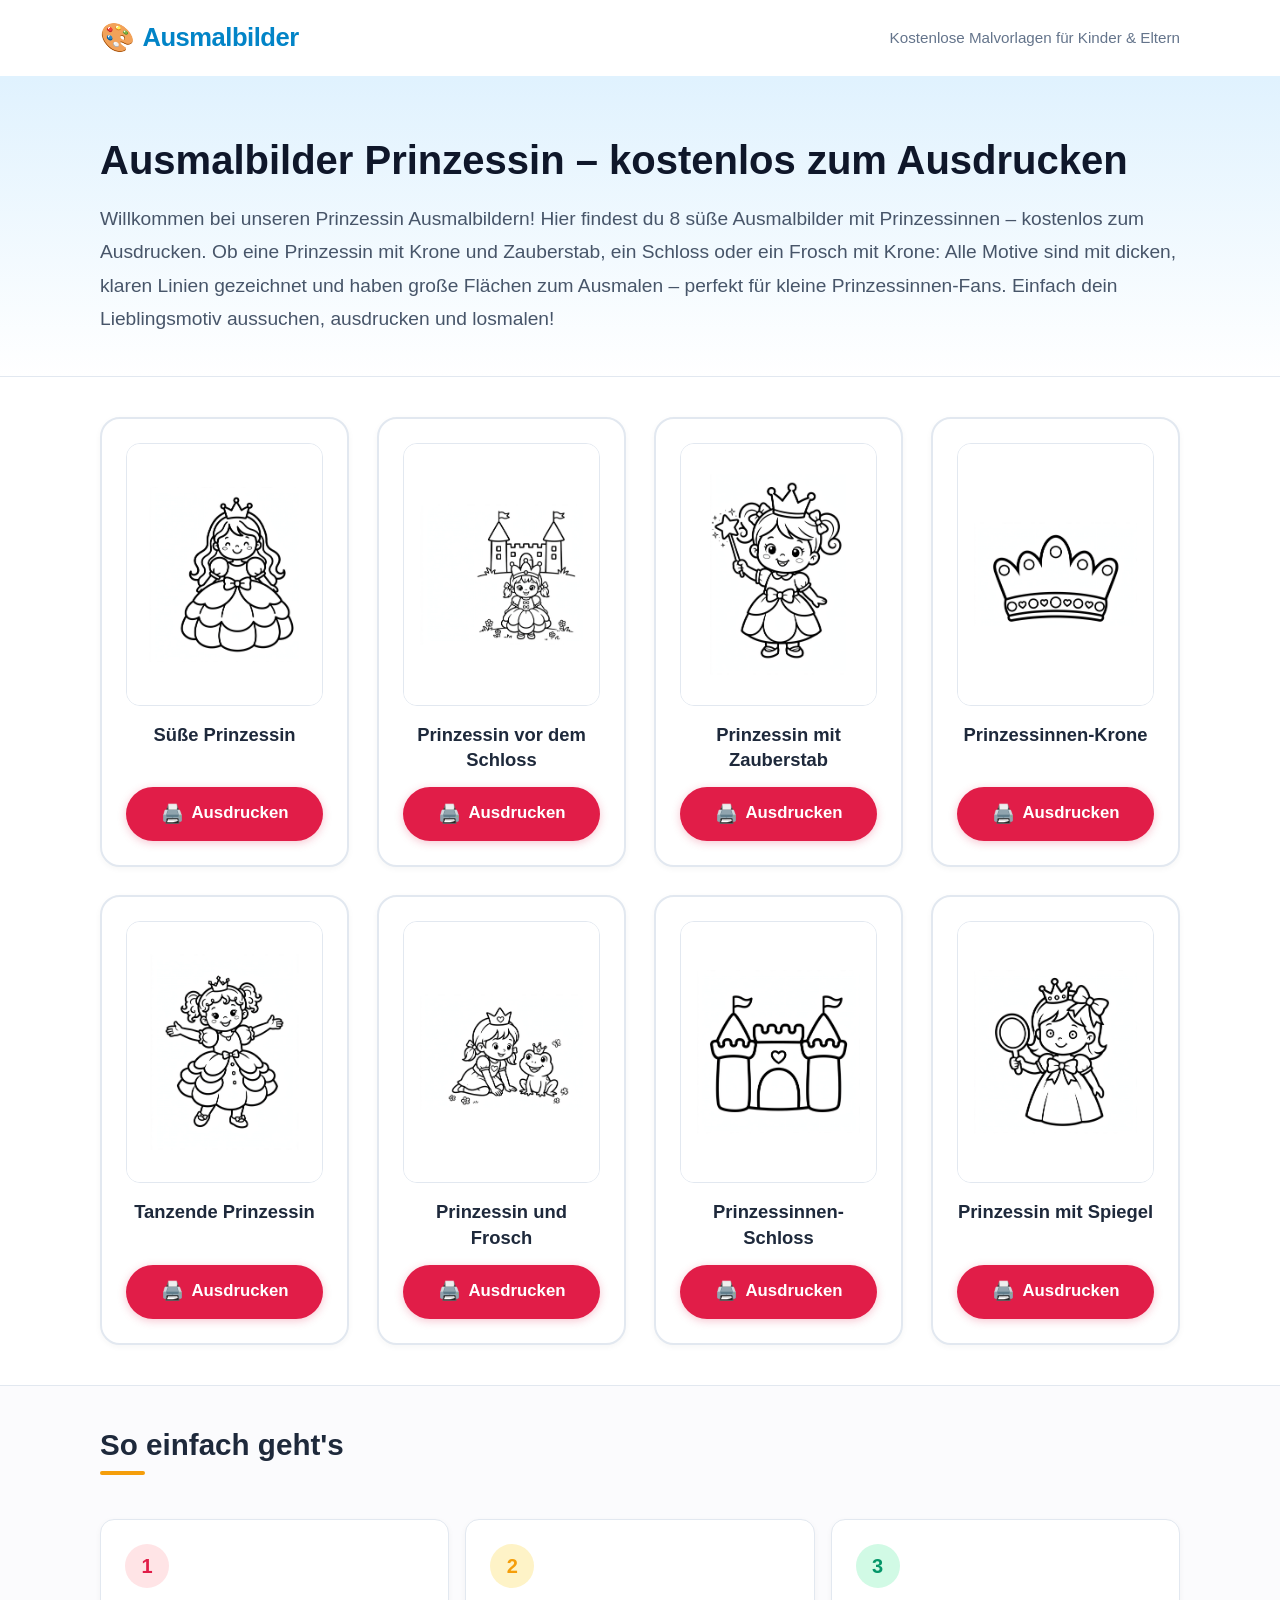
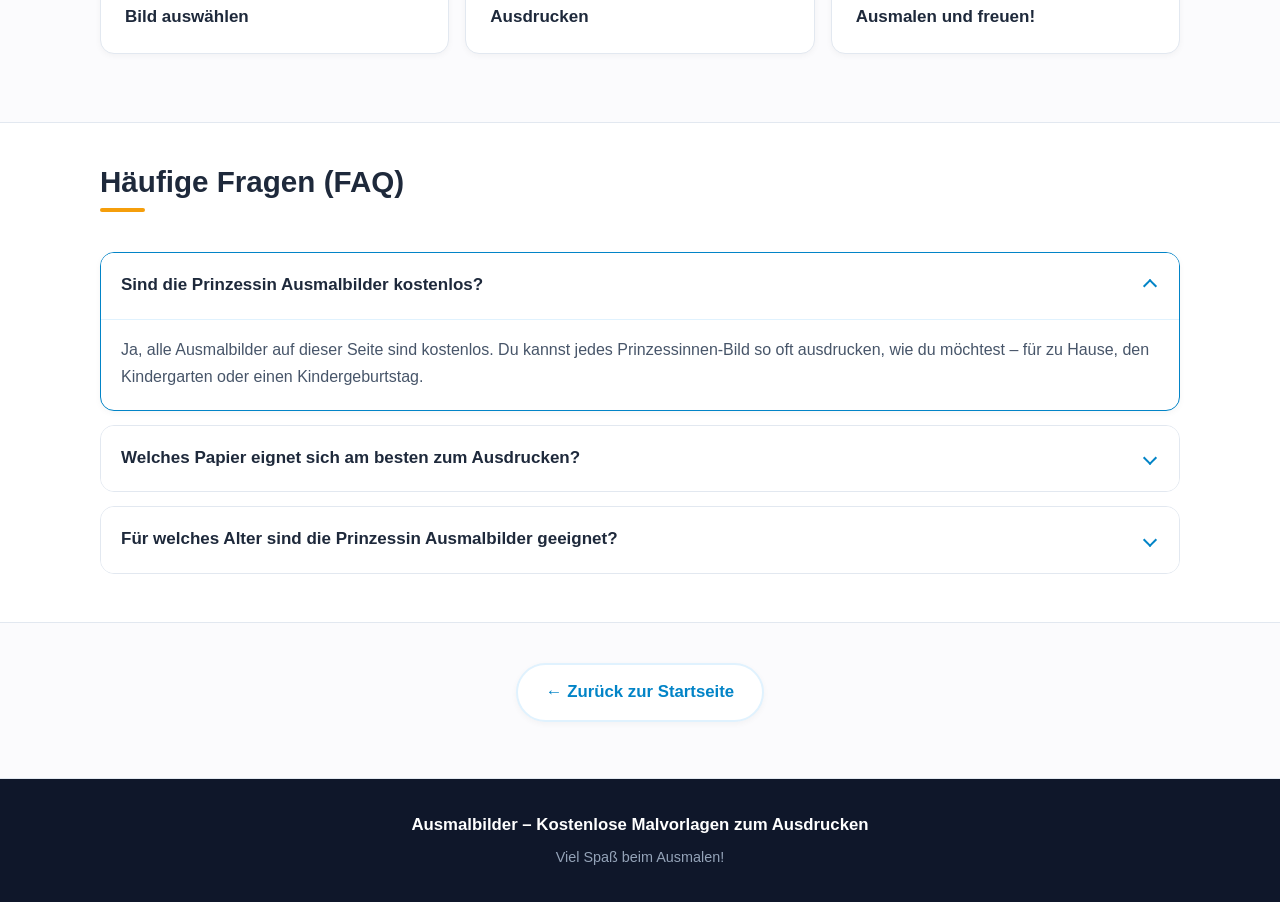
<file: prinzessin.html>
<!DOCTYPE html>
<html lang="de">
<head>
  <meta charset="UTF-8">
  <meta name="viewport" content="width=device-width, initial-scale=1.0">
  <title>Ausmalbilder Prinzessin kostenlos zum Ausdrucken</title>
  <meta name="description" content="Kostenlose Ausmalbilder von Prinzessinnen für Kinder zum Ausdrucken: Süße Prinzessin, Schloss, Krone, Zauberstab und mehr – gratis herunterladen!">
  <link rel="stylesheet" href="style.css">
</head>
<body>

  <!-- Seiten-Kopfbereich / Header -->
  <header class="site-header">
    <div class="container header-container">
      <a href="index.html" class="logo" style="text-decoration: none;">
        <span class="logo-icon" aria-hidden="true">🎨</span>
        <span class="logo-text">Ausmalbilder</span>
      </a>
      <p class="header-tagline">Kostenlose Malvorlagen für Kinder &amp; Eltern</p>
    </div>
  </header>

  <main>
    <!-- Intro / Hero Bereich -->
    <section class="hero-section">
      <div class="container">
        <h1>Ausmalbilder Prinzessin – kostenlos zum Ausdrucken</h1>
        <p class="intro-text">
          Willkommen bei unseren Prinzessin Ausmalbildern! Hier findest du 8 süße Ausmalbilder mit Prinzessinnen – kostenlos zum Ausdrucken. Ob eine Prinzessin mit Krone und Zauberstab, ein Schloss oder ein Frosch mit Krone: Alle Motive sind mit dicken, klaren Linien gezeichnet und haben große Flächen zum Ausmalen – perfekt für kleine Prinzessinnen-Fans. Einfach dein Lieblingsmotiv aussuchen, ausdrucken und losmalen!
        </p>
      </div>
    </section>

    <!-- Galerie Bereich -->
    <section class="gallery-section">
      <div class="container">
        <div class="gallery-grid">
          <!-- Bild 1: Süße Prinzessin -->
          <div class="gallery-card">
            <div class="gallery-media-container">
              <img src="images/prinzessin/prinzessin-1.png" alt="Süße Prinzessin" class="gallery-img" loading="lazy" onerror="this.style.display='none'; this.nextElementSibling.style.display='flex';">
              <div class="card-placeholder" style="display: none;">
                <span class="placeholder-icon" aria-hidden="true">✏️</span>
                <span class="placeholder-text">Bild folgt</span>
              </div>
            </div>
            <div class="gallery-card-body">
              <h3 class="gallery-caption">Süße Prinzessin</h3>
              <a href="images/prinzessin/prinzessin-1.png" target="_blank" rel="noopener noreferrer" class="btn-print">
                <span class="btn-icon" aria-hidden="true">🖨️</span>
                <span>Ausdrucken</span>
              </a>
            </div>
          </div>

          <!-- Bild 2: Prinzessin vor dem Schloss -->
          <div class="gallery-card">
            <div class="gallery-media-container">
              <img src="images/prinzessin/prinzessin-2.png" alt="Prinzessin vor dem Schloss" class="gallery-img" loading="lazy" onerror="this.style.display='none'; this.nextElementSibling.style.display='flex';">
              <div class="card-placeholder" style="display: none;">
                <span class="placeholder-icon" aria-hidden="true">✏️</span>
                <span class="placeholder-text">Bild folgt</span>
              </div>
            </div>
            <div class="gallery-card-body">
              <h3 class="gallery-caption">Prinzessin vor dem Schloss</h3>
              <a href="images/prinzessin/prinzessin-2.png" target="_blank" rel="noopener noreferrer" class="btn-print">
                <span class="btn-icon" aria-hidden="true">🖨️</span>
                <span>Ausdrucken</span>
              </a>
            </div>
          </div>

          <!-- Bild 3: Prinzessin mit Zauberstab -->
          <div class="gallery-card">
            <div class="gallery-media-container">
              <img src="images/prinzessin/prinzessin-3.png" alt="Prinzessin mit Zauberstab" class="gallery-img" loading="lazy" onerror="this.style.display='none'; this.nextElementSibling.style.display='flex';">
              <div class="card-placeholder" style="display: none;">
                <span class="placeholder-icon" aria-hidden="true">✏️</span>
                <span class="placeholder-text">Bild folgt</span>
              </div>
            </div>
            <div class="gallery-card-body">
              <h3 class="gallery-caption">Prinzessin mit Zauberstab</h3>
              <a href="images/prinzessin/prinzessin-3.png" target="_blank" rel="noopener noreferrer" class="btn-print">
                <span class="btn-icon" aria-hidden="true">🖨️</span>
                <span>Ausdrucken</span>
              </a>
            </div>
          </div>

          <!-- Bild 4: Prinzessinnen-Krone -->
          <div class="gallery-card">
            <div class="gallery-media-container">
              <img src="images/prinzessin/prinzessin-4.png" alt="Prinzessinnen-Krone" class="gallery-img" loading="lazy" onerror="this.style.display='none'; this.nextElementSibling.style.display='flex';">
              <div class="card-placeholder" style="display: none;">
                <span class="placeholder-icon" aria-hidden="true">✏️</span>
                <span class="placeholder-text">Bild folgt</span>
              </div>
            </div>
            <div class="gallery-card-body">
              <h3 class="gallery-caption">Prinzessinnen-Krone</h3>
              <a href="images/prinzessin/prinzessin-4.png" target="_blank" rel="noopener noreferrer" class="btn-print">
                <span class="btn-icon" aria-hidden="true">🖨️</span>
                <span>Ausdrucken</span>
              </a>
            </div>
          </div>

          <!-- Bild 5: Tanzende Prinzessin -->
          <div class="gallery-card">
            <div class="gallery-media-container">
              <img src="images/prinzessin/prinzessin-5.png" alt="Tanzende Prinzessin" class="gallery-img" loading="lazy" onerror="this.style.display='none'; this.nextElementSibling.style.display='flex';">
              <div class="card-placeholder" style="display: none;">
                <span class="placeholder-icon" aria-hidden="true">✏️</span>
                <span class="placeholder-text">Bild folgt</span>
              </div>
            </div>
            <div class="gallery-card-body">
              <h3 class="gallery-caption">Tanzende Prinzessin</h3>
              <a href="images/prinzessin/prinzessin-5.png" target="_blank" rel="noopener noreferrer" class="btn-print">
                <span class="btn-icon" aria-hidden="true">🖨️</span>
                <span>Ausdrucken</span>
              </a>
            </div>
          </div>

          <!-- Bild 6: Prinzessin und Frosch -->
          <div class="gallery-card">
            <div class="gallery-media-container">
              <img src="images/prinzessin/prinzessin-6.png" alt="Prinzessin und Frosch" class="gallery-img" loading="lazy" onerror="this.style.display='none'; this.nextElementSibling.style.display='flex';">
              <div class="card-placeholder" style="display: none;">
                <span class="placeholder-icon" aria-hidden="true">✏️</span>
                <span class="placeholder-text">Bild folgt</span>
              </div>
            </div>
            <div class="gallery-card-body">
              <h3 class="gallery-caption">Prinzessin und Frosch</h3>
              <a href="images/prinzessin/prinzessin-6.png" target="_blank" rel="noopener noreferrer" class="btn-print">
                <span class="btn-icon" aria-hidden="true">🖨️</span>
                <span>Ausdrucken</span>
              </a>
            </div>
          </div>

          <!-- Bild 7: Prinzessinnen-Schloss -->
          <div class="gallery-card">
            <div class="gallery-media-container">
              <img src="images/prinzessin/prinzessin-7.png" alt="Prinzessinnen-Schloss" class="gallery-img" loading="lazy" onerror="this.style.display='none'; this.nextElementSibling.style.display='flex';">
              <div class="card-placeholder" style="display: none;">
                <span class="placeholder-icon" aria-hidden="true">✏️</span>
                <span class="placeholder-text">Bild folgt</span>
              </div>
            </div>
            <div class="gallery-card-body">
              <h3 class="gallery-caption">Prinzessinnen-Schloss</h3>
              <a href="images/prinzessin/prinzessin-7.png" target="_blank" rel="noopener noreferrer" class="btn-print">
                <span class="btn-icon" aria-hidden="true">🖨️</span>
                <span>Ausdrucken</span>
              </a>
            </div>
          </div>

          <!-- Bild 8: Prinzessin mit Spiegel -->
          <div class="gallery-card">
            <div class="gallery-media-container">
              <img src="images/prinzessin/prinzessin-8.png" alt="Prinzessin mit Spiegel" class="gallery-img" loading="lazy" onerror="this.style.display='none'; this.nextElementSibling.style.display='flex';">
              <div class="card-placeholder" style="display: none;">
                <span class="placeholder-icon" aria-hidden="true">✏️</span>
                <span class="placeholder-text">Bild folgt</span>
              </div>
            </div>
            <div class="gallery-card-body">
              <h3 class="gallery-caption">Prinzessin mit Spiegel</h3>
              <a href="images/prinzessin/prinzessin-8.png" target="_blank" rel="noopener noreferrer" class="btn-print">
                <span class="btn-icon" aria-hidden="true">🖨️</span>
                <span>Ausdrucken</span>
              </a>
            </div>
          </div>
        </div>
      </div>
    </section>

    <!-- Anleitung / So einfach geht's -->
    <section class="steps-section">
      <div class="container">
        <h2>So einfach geht's</h2>
        
        <div class="steps-list">
          <div class="step-card">
            <div class="step-badge">1</div>
            <div class="step-content">
              <p>Bild auswählen</p>
            </div>
          </div>

          <div class="step-card">
            <div class="step-badge">2</div>
            <div class="step-content">
              <p>Ausdrucken</p>
            </div>
          </div>

          <div class="step-card">
            <div class="step-badge">3</div>
            <div class="step-content">
              <p>Ausmalen und freuen!</p>
            </div>
          </div>
        </div>
      </div>
    </section>

    <!-- FAQ Bereich (Accordion) -->
    <section class="faq-section">
      <div class="container">
        <h2>Häufige Fragen (FAQ)</h2>

        <div class="faq-accordion">
          <details class="faq-item" open>
            <summary class="faq-question">
              <span>Sind die Prinzessin Ausmalbilder kostenlos?</span>
              <span class="faq-chevron" aria-hidden="true"></span>
            </summary>
            <div class="faq-answer">
              <p>Ja, alle Ausmalbilder auf dieser Seite sind kostenlos. Du kannst jedes Prinzessinnen-Bild so oft ausdrucken, wie du möchtest – für zu Hause, den Kindergarten oder einen Kindergeburtstag.</p>
            </div>
          </details>

          <details class="faq-item">
            <summary class="faq-question">
              <span>Welches Papier eignet sich am besten zum Ausdrucken?</span>
              <span class="faq-chevron" aria-hidden="true"></span>
            </summary>
            <div class="faq-answer">
              <p>Normales Druckerpapier im A4-Format reicht völlig aus. Für Filzstifte empfehlen wir etwas dickeres Papier, damit die Farben nicht durchdrücken.</p>
            </div>
          </details>

          <details class="faq-item">
            <summary class="faq-question">
              <span>Für welches Alter sind die Prinzessin Ausmalbilder geeignet?</span>
              <span class="faq-chevron" aria-hidden="true"></span>
            </summary>
            <div class="faq-answer">
              <p>Die Motive haben dicke Linien und große Flächen und eignen sich ideal für Kinder ab etwa 3 Jahren.</p>
            </div>
          </details>
        </div>
      </div>
    </section>

    <!-- Zurück zur Startseite Link -->
    <section class="back-nav-section">
      <div class="container">
        <a href="index.html" class="back-link">← Zurück zur Startseite</a>
      </div>
    </section>
  </main>

  <!-- Einfacher, freundlicher Footer -->
  <footer class="site-footer">
    <div class="container">
      <p class="footer-title">Ausmalbilder – Kostenlose Malvorlagen zum Ausdrucken</p>
      <p class="footer-copy">Viel Spaß beim Ausmalen!</p>
    </div>
  </footer>

</body>
</html>
</file>
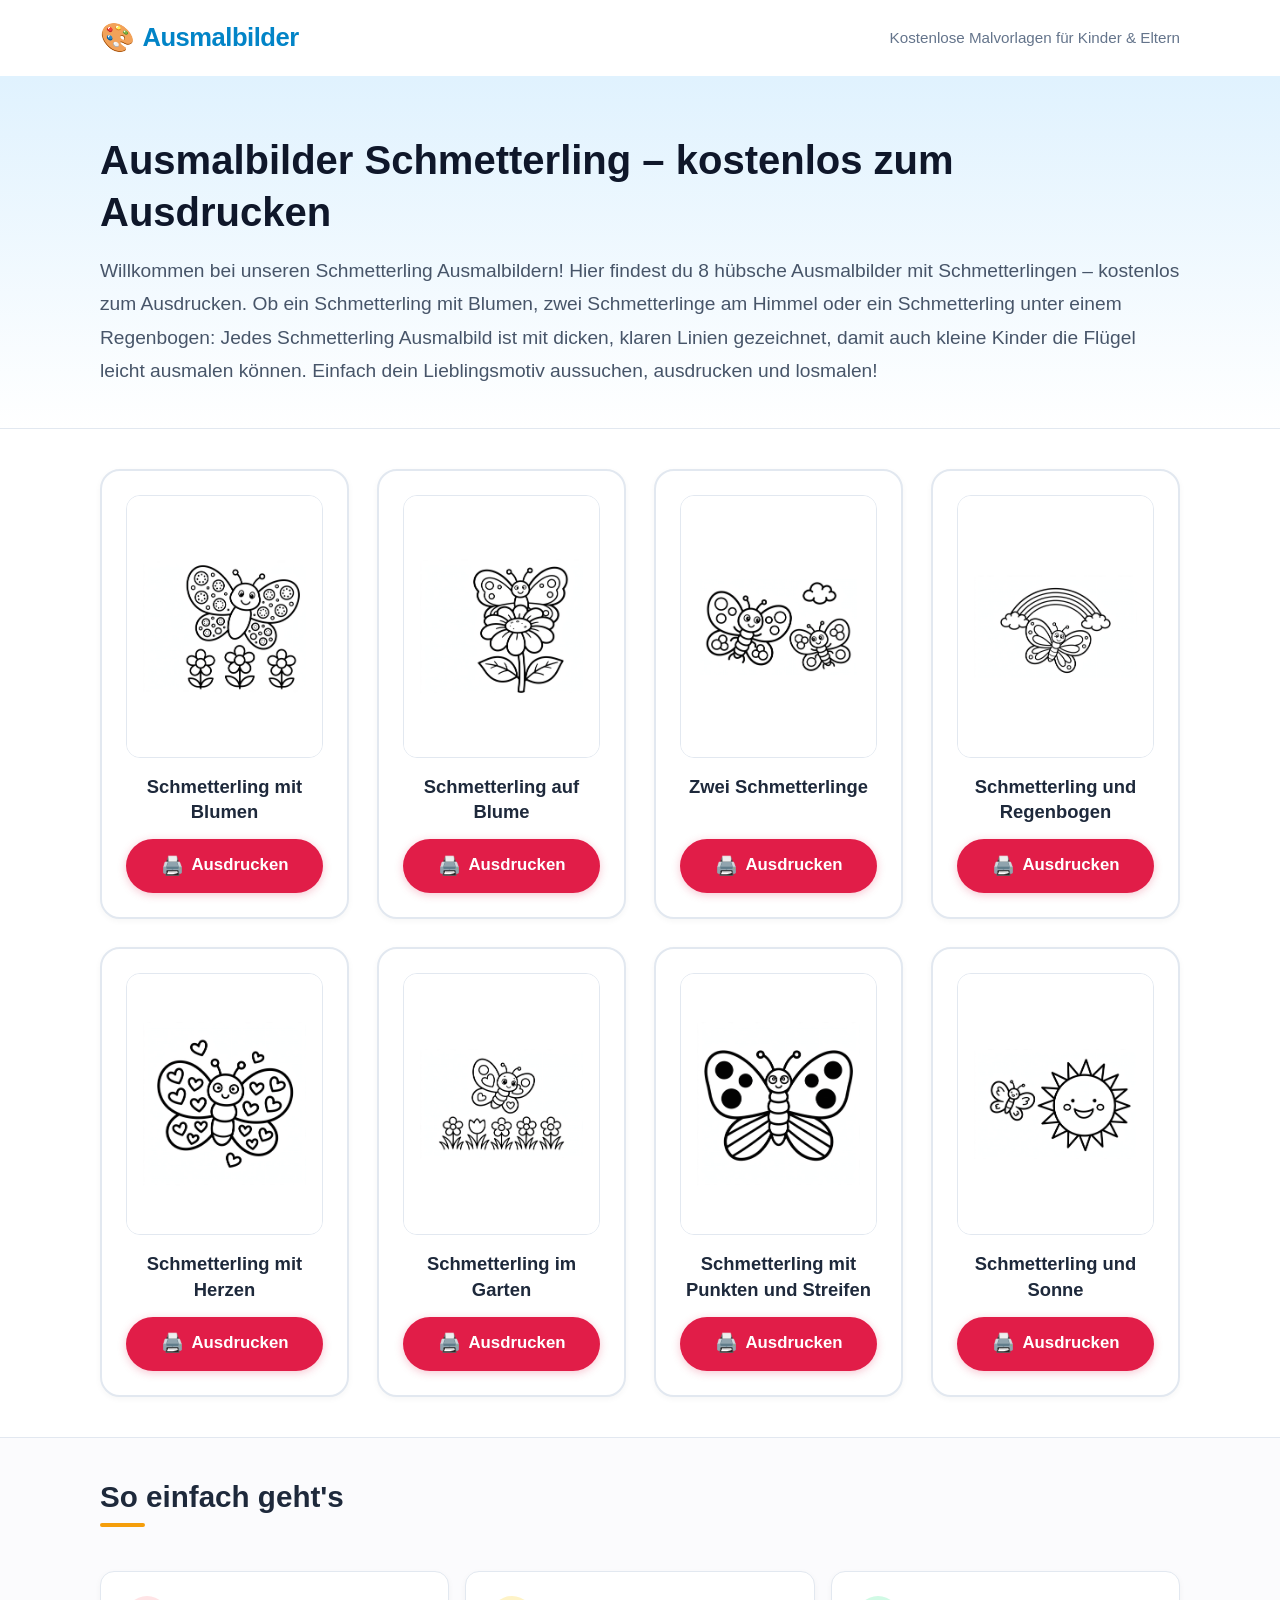
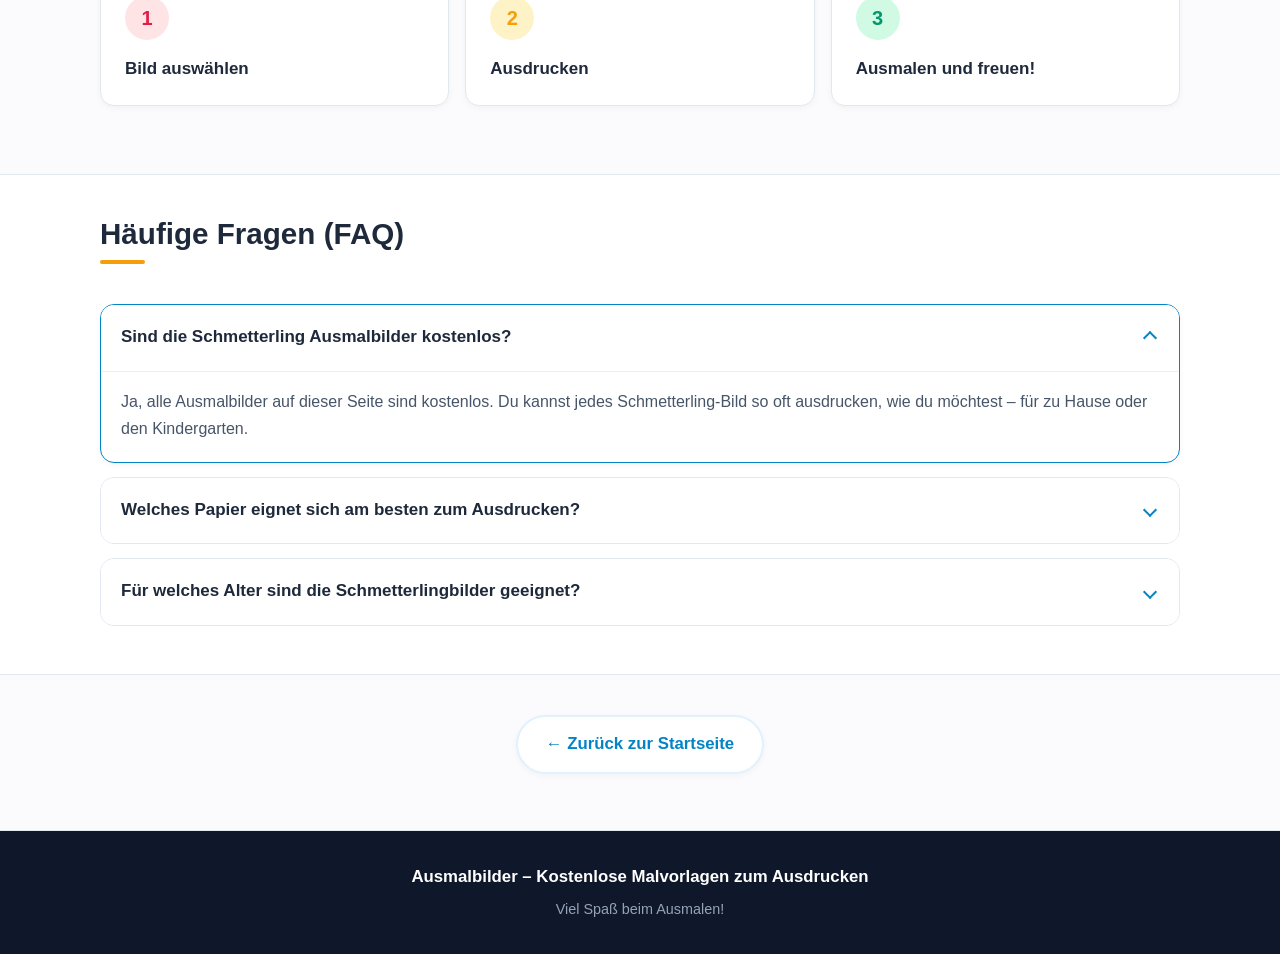
<file: schmetterling.html>
<!DOCTYPE html>
<html lang="de">
<head>
  <meta charset="UTF-8">
  <meta name="viewport" content="width=device-width, initial-scale=1.0">
  <title>Ausmalbilder Schmetterling kostenlos zum Ausdrucken</title>
  <meta name="description" content="Kostenlose Ausmalbilder mit Schmetterlingen für Kinder zum Ausdrucken: Schmetterling mit Blumen, im Garten, mit Regenbogen und mehr – gratis herunterladen!">
  <link rel="stylesheet" href="style.css">
</head>
<body>

  <!-- Seiten-Kopfbereich / Header -->
  <header class="site-header">
    <div class="container header-container">
      <a href="index.html" class="logo" style="text-decoration: none;">
        <span class="logo-icon" aria-hidden="true">🎨</span>
        <span class="logo-text">Ausmalbilder</span>
      </a>
      <p class="header-tagline">Kostenlose Malvorlagen für Kinder &amp; Eltern</p>
    </div>
  </header>

  <main>
    <!-- Intro / Hero Bereich -->
    <section class="hero-section">
      <div class="container">
        <h1>Ausmalbilder Schmetterling – kostenlos zum Ausdrucken</h1>
        <p class="intro-text">
          Willkommen bei unseren Schmetterling Ausmalbildern! Hier findest du 8 hübsche Ausmalbilder mit Schmetterlingen – kostenlos zum Ausdrucken. Ob ein Schmetterling mit Blumen, zwei Schmetterlinge am Himmel oder ein Schmetterling unter einem Regenbogen: Jedes Schmetterling Ausmalbild ist mit dicken, klaren Linien gezeichnet, damit auch kleine Kinder die Flügel leicht ausmalen können. Einfach dein Lieblingsmotiv aussuchen, ausdrucken und losmalen!
        </p>
      </div>
    </section>

    <!-- Galerie Bereich -->
    <section class="gallery-section">
      <div class="container">
        <div class="gallery-grid">
          <!-- Bild 1: Schmetterling mit Blumen -->
          <div class="gallery-card">
            <div class="gallery-media-container">
              <img src="images/schmetterling/schmetterling-1.png" alt="Schmetterling mit Blumen" class="gallery-img" loading="lazy" onerror="this.style.display='none'; this.nextElementSibling.style.display='flex';">
              <div class="card-placeholder" style="display: none;">
                <span class="placeholder-icon" aria-hidden="true">✏️</span>
                <span class="placeholder-text">Bild folgt</span>
              </div>
            </div>
            <div class="gallery-card-body">
              <h3 class="gallery-caption">Schmetterling mit Blumen</h3>
              <a href="images/schmetterling/schmetterling-1.png" target="_blank" rel="noopener noreferrer" class="btn-print">
                <span class="btn-icon" aria-hidden="true">🖨️</span>
                <span>Ausdrucken</span>
              </a>
            </div>
          </div>

          <!-- Bild 2: Schmetterling auf Blume -->
          <div class="gallery-card">
            <div class="gallery-media-container">
              <img src="images/schmetterling/schmetterling-2.png" alt="Schmetterling auf Blume" class="gallery-img" loading="lazy" onerror="this.style.display='none'; this.nextElementSibling.style.display='flex';">
              <div class="card-placeholder" style="display: none;">
                <span class="placeholder-icon" aria-hidden="true">✏️</span>
                <span class="placeholder-text">Bild folgt</span>
              </div>
            </div>
            <div class="gallery-card-body">
              <h3 class="gallery-caption">Schmetterling auf Blume</h3>
              <a href="images/schmetterling/schmetterling-2.png" target="_blank" rel="noopener noreferrer" class="btn-print">
                <span class="btn-icon" aria-hidden="true">🖨️</span>
                <span>Ausdrucken</span>
              </a>
            </div>
          </div>

          <!-- Bild 3: Zwei Schmetterlinge -->
          <div class="gallery-card">
            <div class="gallery-media-container">
              <img src="images/schmetterling/schmetterling-3.png" alt="Zwei Schmetterlinge" class="gallery-img" loading="lazy" onerror="this.style.display='none'; this.nextElementSibling.style.display='flex';">
              <div class="card-placeholder" style="display: none;">
                <span class="placeholder-icon" aria-hidden="true">✏️</span>
                <span class="placeholder-text">Bild folgt</span>
              </div>
            </div>
            <div class="gallery-card-body">
              <h3 class="gallery-caption">Zwei Schmetterlinge</h3>
              <a href="images/schmetterling/schmetterling-3.png" target="_blank" rel="noopener noreferrer" class="btn-print">
                <span class="btn-icon" aria-hidden="true">🖨️</span>
                <span>Ausdrucken</span>
              </a>
            </div>
          </div>

          <!-- Bild 4: Schmetterling und Regenbogen -->
          <div class="gallery-card">
            <div class="gallery-media-container">
              <img src="images/schmetterling/schmetterling-4.png" alt="Schmetterling und Regenbogen" class="gallery-img" loading="lazy" onerror="this.style.display='none'; this.nextElementSibling.style.display='flex';">
              <div class="card-placeholder" style="display: none;">
                <span class="placeholder-icon" aria-hidden="true">✏️</span>
                <span class="placeholder-text">Bild folgt</span>
              </div>
            </div>
            <div class="gallery-card-body">
              <h3 class="gallery-caption">Schmetterling und Regenbogen</h3>
              <a href="images/schmetterling/schmetterling-4.png" target="_blank" rel="noopener noreferrer" class="btn-print">
                <span class="btn-icon" aria-hidden="true">🖨️</span>
                <span>Ausdrucken</span>
              </a>
            </div>
          </div>

          <!-- Bild 5: Schmetterling mit Herzen -->
          <div class="gallery-card">
            <div class="gallery-media-container">
              <img src="images/schmetterling/schmetterling-5.png" alt="Schmetterling mit Herzen" class="gallery-img" loading="lazy" onerror="this.style.display='none'; this.nextElementSibling.style.display='flex';">
              <div class="card-placeholder" style="display: none;">
                <span class="placeholder-icon" aria-hidden="true">✏️</span>
                <span class="placeholder-text">Bild folgt</span>
              </div>
            </div>
            <div class="gallery-card-body">
              <h3 class="gallery-caption">Schmetterling mit Herzen</h3>
              <a href="images/schmetterling/schmetterling-5.png" target="_blank" rel="noopener noreferrer" class="btn-print">
                <span class="btn-icon" aria-hidden="true">🖨️</span>
                <span>Ausdrucken</span>
              </a>
            </div>
          </div>

          <!-- Bild 6: Schmetterling im Garten -->
          <div class="gallery-card">
            <div class="gallery-media-container">
              <img src="images/schmetterling/schmetterling-6.png" alt="Schmetterling im Garten" class="gallery-img" loading="lazy" onerror="this.style.display='none'; this.nextElementSibling.style.display='flex';">
              <div class="card-placeholder" style="display: none;">
                <span class="placeholder-icon" aria-hidden="true">✏️</span>
                <span class="placeholder-text">Bild folgt</span>
              </div>
            </div>
            <div class="gallery-card-body">
              <h3 class="gallery-caption">Schmetterling im Garten</h3>
              <a href="images/schmetterling/schmetterling-6.png" target="_blank" rel="noopener noreferrer" class="btn-print">
                <span class="btn-icon" aria-hidden="true">🖨️</span>
                <span>Ausdrucken</span>
              </a>
            </div>
          </div>

          <!-- Bild 7: Schmetterling mit Punkten und Streifen -->
          <div class="gallery-card">
            <div class="gallery-media-container">
              <img src="images/schmetterling/schmetterling-7.png" alt="Schmetterling mit Punkten und Streifen" class="gallery-img" loading="lazy" onerror="this.style.display='none'; this.nextElementSibling.style.display='flex';">
              <div class="card-placeholder" style="display: none;">
                <span class="placeholder-icon" aria-hidden="true">✏️</span>
                <span class="placeholder-text">Bild folgt</span>
              </div>
            </div>
            <div class="gallery-card-body">
              <h3 class="gallery-caption">Schmetterling mit Punkten und Streifen</h3>
              <a href="images/schmetterling/schmetterling-7.png" target="_blank" rel="noopener noreferrer" class="btn-print">
                <span class="btn-icon" aria-hidden="true">🖨️</span>
                <span>Ausdrucken</span>
              </a>
            </div>
          </div>

          <!-- Bild 8: Schmetterling und Sonne -->
          <div class="gallery-card">
            <div class="gallery-media-container">
              <img src="images/schmetterling/schmetterling-8.png" alt="Schmetterling und Sonne" class="gallery-img" loading="lazy" onerror="this.style.display='none'; this.nextElementSibling.style.display='flex';">
              <div class="card-placeholder" style="display: none;">
                <span class="placeholder-icon" aria-hidden="true">✏️</span>
                <span class="placeholder-text">Bild folgt</span>
              </div>
            </div>
            <div class="gallery-card-body">
              <h3 class="gallery-caption">Schmetterling und Sonne</h3>
              <a href="images/schmetterling/schmetterling-8.png" target="_blank" rel="noopener noreferrer" class="btn-print">
                <span class="btn-icon" aria-hidden="true">🖨️</span>
                <span>Ausdrucken</span>
              </a>
            </div>
          </div>
        </div>
      </div>
    </section>

    <!-- Anleitung / So einfach geht's -->
    <section class="steps-section">
      <div class="container">
        <h2>So einfach geht's</h2>
        
        <div class="steps-list">
          <div class="step-card">
            <div class="step-badge">1</div>
            <div class="step-content">
              <p>Bild auswählen</p>
            </div>
          </div>

          <div class="step-card">
            <div class="step-badge">2</div>
            <div class="step-content">
              <p>Ausdrucken</p>
            </div>
          </div>

          <div class="step-card">
            <div class="step-badge">3</div>
            <div class="step-content">
              <p>Ausmalen und freuen!</p>
            </div>
          </div>
        </div>
      </div>
    </section>

    <!-- FAQ Bereich (Accordion) -->
    <section class="faq-section">
      <div class="container">
        <h2>Häufige Fragen (FAQ)</h2>

        <div class="faq-accordion">
          <details class="faq-item" open>
            <summary class="faq-question">
              <span>Sind die Schmetterling Ausmalbilder kostenlos?</span>
              <span class="faq-chevron" aria-hidden="true"></span>
            </summary>
            <div class="faq-answer">
              <p>Ja, alle Ausmalbilder auf dieser Seite sind kostenlos. Du kannst jedes Schmetterling-Bild so oft ausdrucken, wie du möchtest – für zu Hause oder den Kindergarten.</p>
            </div>
          </details>

          <details class="faq-item">
            <summary class="faq-question">
              <span>Welches Papier eignet sich am besten zum Ausdrucken?</span>
              <span class="faq-chevron" aria-hidden="true"></span>
            </summary>
            <div class="faq-answer">
              <p>Normales Druckerpapier im A4-Format reicht völlig aus. Für Filzstifte empfehlen wir etwas dickeres Papier, damit die Farben nicht durchdrücken.</p>
            </div>
          </details>

          <details class="faq-item">
            <summary class="faq-question">
              <span>Für welches Alter sind die Schmetterlingbilder geeignet?</span>
              <span class="faq-chevron" aria-hidden="true"></span>
            </summary>
            <div class="faq-answer">
              <p>Die Motive sind einfach und mit großen Flächen gezeichnet. Sie eignen sich ideal für Kinder ab etwa 3 Jahren – aber auch ältere Kinder haben viel Spaß beim Ausmalen.</p>
            </div>
          </details>
        </div>
      </div>
    </section>

    <!-- Zurück zur Startseite Link -->
    <section class="back-nav-section">
      <div class="container">
        <a href="index.html" class="back-link">← Zurück zur Startseite</a>
      </div>
    </section>
  </main>

  <!-- Einfacher, freundlicher Footer -->
  <footer class="site-footer">
    <div class="container">
      <p class="footer-title">Ausmalbilder – Kostenlose Malvorlagen zum Ausdrucken</p>
      <p class="footer-copy">Viel Spaß beim Ausmalen!</p>
    </div>
  </footer>

</body>
</html>
</file>
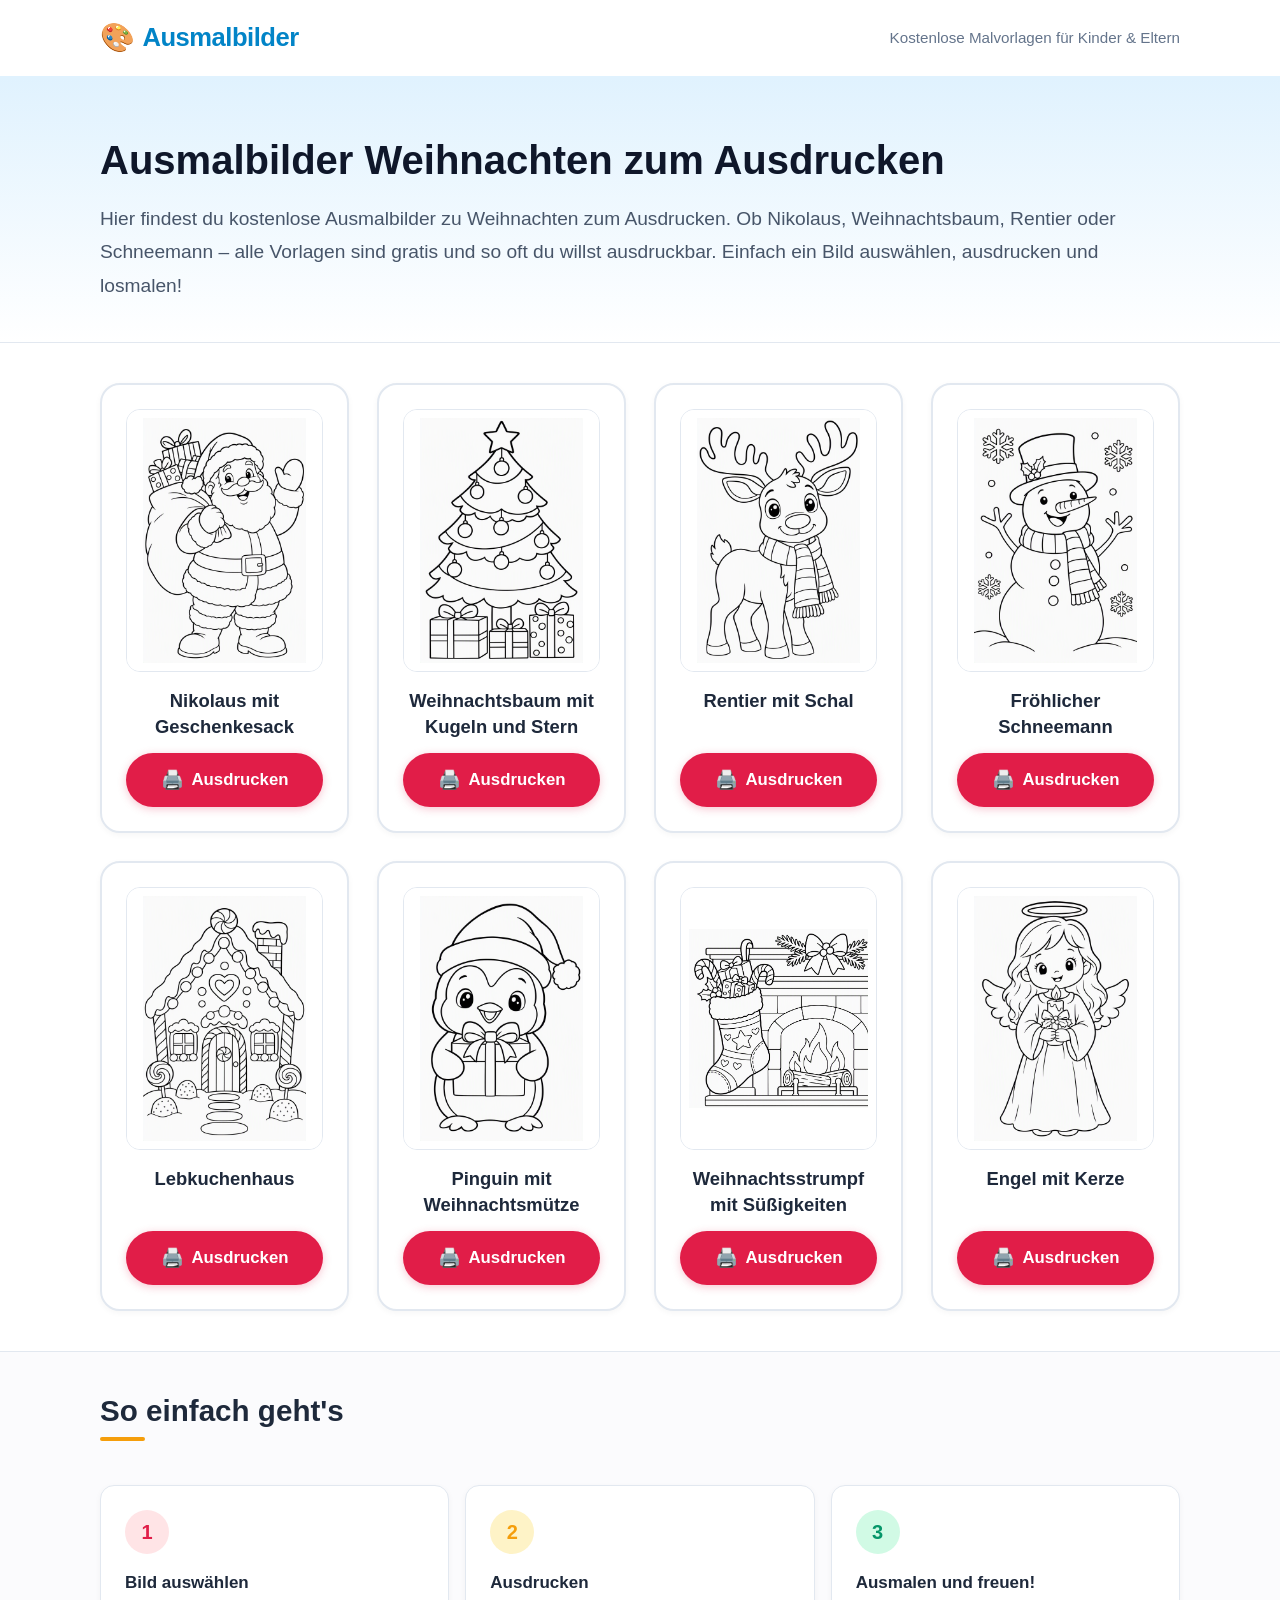
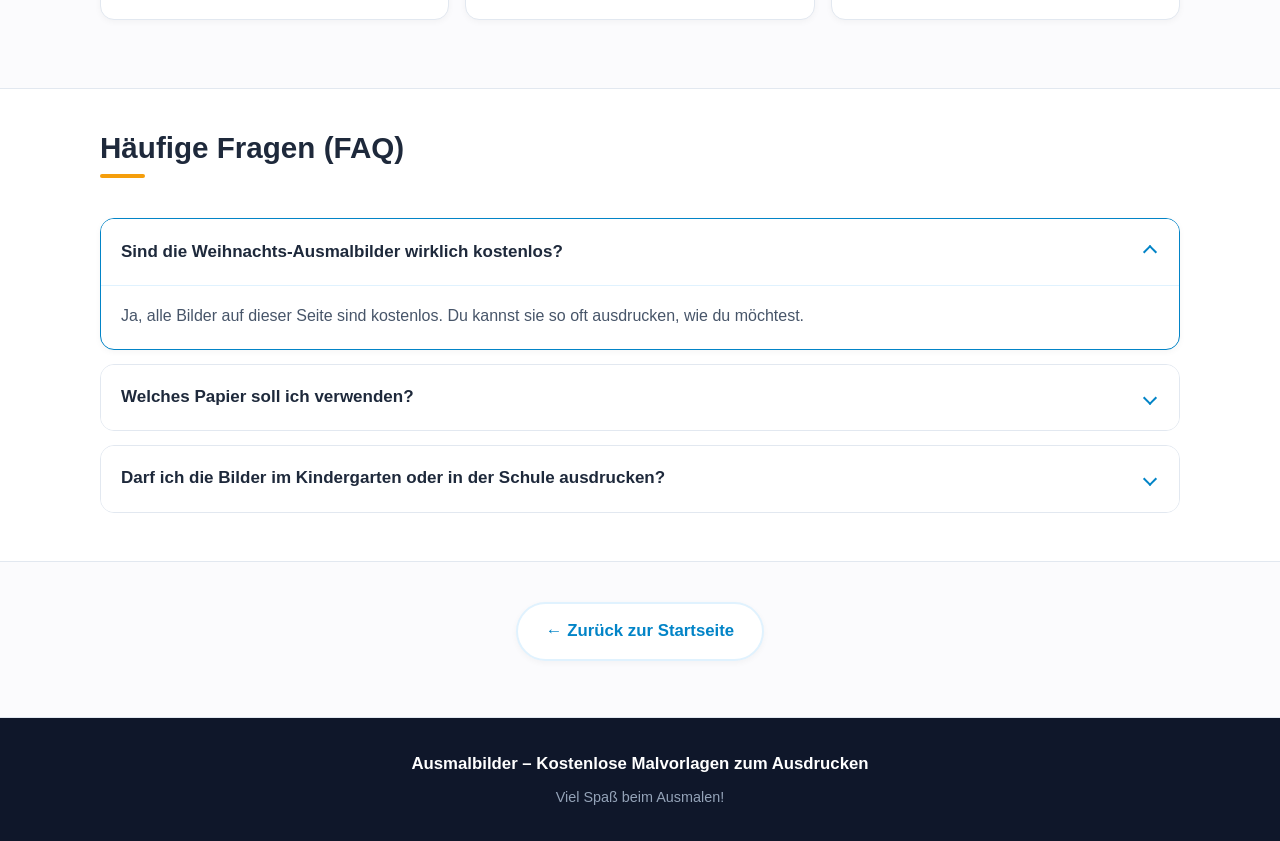
<file: weihnachten.html>
<!DOCTYPE html>
<html lang="de">
<head>
  <meta charset="UTF-8">
  <meta name="viewport" content="width=device-width, initial-scale=1.0">
  <title>Ausmalbilder Weihnachten – Kostenlose Malvorlagen zum Ausdrucken</title>
  <meta name="description" content="Kostenlose Ausmalbilder zu Weihnachten für Kinder: Nikolaus, Weihnachtsbaum, Rentier, Schneemann und mehr. Einfach ausdrucken und ausmalen – gratis und ohne Anmeldung.">
  <link rel="stylesheet" href="style.css">
</head>
<body>

  <!-- Seiten-Kopfbereich / Header -->
  <header class="site-header">
    <div class="container header-container">
      <a href="index.html" class="logo" style="text-decoration: none;">
        <span class="logo-icon" aria-hidden="true">🎨</span>
        <span class="logo-text">Ausmalbilder</span>
      </a>
      <p class="header-tagline">Kostenlose Malvorlagen für Kinder &amp; Eltern</p>
    </div>
  </header>

  <main>
    <!-- Intro / Hero Bereich -->
    <section class="hero-section">
      <div class="container">
        <h1>Ausmalbilder Weihnachten zum Ausdrucken</h1>
        <p class="intro-text">
          Hier findest du kostenlose Ausmalbilder zu Weihnachten zum Ausdrucken. Ob Nikolaus, Weihnachtsbaum, Rentier oder Schneemann – alle Vorlagen sind gratis und so oft du willst ausdruckbar. Einfach ein Bild auswählen, ausdrucken und losmalen!
        </p>
      </div>
    </section>

    <!-- Galerie Bereich -->
    <section class="gallery-section">
      <div class="container">
        <div class="gallery-grid">
          <!-- Bild 1: Nikolaus mit Geschenkesack -->
          <div class="gallery-card">
            <div class="gallery-media-container">
              <img src="images/weihnachten/weihnachten-1.png" alt="Nikolaus mit Geschenkesack" class="gallery-img" loading="lazy" onerror="this.style.display='none'; this.nextElementSibling.style.display='flex';">
              <div class="card-placeholder" style="display: none;">
                <span class="placeholder-icon" aria-hidden="true">✏️</span>
                <span class="placeholder-text">Bild folgt</span>
              </div>
            </div>
            <div class="gallery-card-body">
              <h3 class="gallery-caption">Nikolaus mit Geschenkesack</h3>
              <a href="images/weihnachten/weihnachten-1.png" target="_blank" rel="noopener noreferrer" class="btn-print">
                <span class="btn-icon" aria-hidden="true">🖨️</span>
                <span>Ausdrucken</span>
              </a>
            </div>
          </div>

          <!-- Bild 2: Weihnachtsbaum mit Kugeln und Stern -->
          <div class="gallery-card">
            <div class="gallery-media-container">
              <img src="images/weihnachten/weihnachten-2.png" alt="Weihnachtsbaum mit Kugeln und Stern" class="gallery-img" loading="lazy" onerror="this.style.display='none'; this.nextElementSibling.style.display='flex';">
              <div class="card-placeholder" style="display: none;">
                <span class="placeholder-icon" aria-hidden="true">✏️</span>
                <span class="placeholder-text">Bild folgt</span>
              </div>
            </div>
            <div class="gallery-card-body">
              <h3 class="gallery-caption">Weihnachtsbaum mit Kugeln und Stern</h3>
              <a href="images/weihnachten/weihnachten-2.png" target="_blank" rel="noopener noreferrer" class="btn-print">
                <span class="btn-icon" aria-hidden="true">🖨️</span>
                <span>Ausdrucken</span>
              </a>
            </div>
          </div>

          <!-- Bild 3: Rentier mit Schal -->
          <div class="gallery-card">
            <div class="gallery-media-container">
              <img src="images/weihnachten/weihnachten-3.png" alt="Rentier mit Schal" class="gallery-img" loading="lazy" onerror="this.style.display='none'; this.nextElementSibling.style.display='flex';">
              <div class="card-placeholder" style="display: none;">
                <span class="placeholder-icon" aria-hidden="true">✏️</span>
                <span class="placeholder-text">Bild folgt</span>
              </div>
            </div>
            <div class="gallery-card-body">
              <h3 class="gallery-caption">Rentier mit Schal</h3>
              <a href="images/weihnachten/weihnachten-3.png" target="_blank" rel="noopener noreferrer" class="btn-print">
                <span class="btn-icon" aria-hidden="true">🖨️</span>
                <span>Ausdrucken</span>
              </a>
            </div>
          </div>

          <!-- Bild 4: Fröhlicher Schneemann -->
          <div class="gallery-card">
            <div class="gallery-media-container">
              <img src="images/weihnachten/weihnachten-4.png" alt="Fröhlicher Schneemann" class="gallery-img" loading="lazy" onerror="this.style.display='none'; this.nextElementSibling.style.display='flex';">
              <div class="card-placeholder" style="display: none;">
                <span class="placeholder-icon" aria-hidden="true">✏️</span>
                <span class="placeholder-text">Bild folgt</span>
              </div>
            </div>
            <div class="gallery-card-body">
              <h3 class="gallery-caption">Fröhlicher Schneemann</h3>
              <a href="images/weihnachten/weihnachten-4.png" target="_blank" rel="noopener noreferrer" class="btn-print">
                <span class="btn-icon" aria-hidden="true">🖨️</span>
                <span>Ausdrucken</span>
              </a>
            </div>
          </div>

          <!-- Bild 5: Lebkuchenhaus -->
          <div class="gallery-card">
            <div class="gallery-media-container">
              <img src="images/weihnachten/weihnachten-5.png" alt="Lebkuchenhaus" class="gallery-img" loading="lazy" onerror="this.style.display='none'; this.nextElementSibling.style.display='flex';">
              <div class="card-placeholder" style="display: none;">
                <span class="placeholder-icon" aria-hidden="true">✏️</span>
                <span class="placeholder-text">Bild folgt</span>
              </div>
            </div>
            <div class="gallery-card-body">
              <h3 class="gallery-caption">Lebkuchenhaus</h3>
              <a href="images/weihnachten/weihnachten-5.png" target="_blank" rel="noopener noreferrer" class="btn-print">
                <span class="btn-icon" aria-hidden="true">🖨️</span>
                <span>Ausdrucken</span>
              </a>
            </div>
          </div>

          <!-- Bild 6: Pinguin mit Weihnachtsmütze -->
          <div class="gallery-card">
            <div class="gallery-media-container">
              <img src="images/weihnachten/weihnachten-6.png" alt="Pinguin mit Weihnachtsmütze" class="gallery-img" loading="lazy" onerror="this.style.display='none'; this.nextElementSibling.style.display='flex';">
              <div class="card-placeholder" style="display: none;">
                <span class="placeholder-icon" aria-hidden="true">✏️</span>
                <span class="placeholder-text">Bild folgt</span>
              </div>
            </div>
            <div class="gallery-card-body">
              <h3 class="gallery-caption">Pinguin mit Weihnachtsmütze</h3>
              <a href="images/weihnachten/weihnachten-6.png" target="_blank" rel="noopener noreferrer" class="btn-print">
                <span class="btn-icon" aria-hidden="true">🖨️</span>
                <span>Ausdrucken</span>
              </a>
            </div>
          </div>

          <!-- Bild 7: Weihnachtsstrumpf mit Süßigkeiten -->
          <div class="gallery-card">
            <div class="gallery-media-container">
              <img src="images/weihnachten/weihnachten-7.png" alt="Weihnachtsstrumpf mit Süßigkeiten" class="gallery-img" loading="lazy" onerror="this.style.display='none'; this.nextElementSibling.style.display='flex';">
              <div class="card-placeholder" style="display: none;">
                <span class="placeholder-icon" aria-hidden="true">✏️</span>
                <span class="placeholder-text">Bild folgt</span>
              </div>
            </div>
            <div class="gallery-card-body">
              <h3 class="gallery-caption">Weihnachtsstrumpf mit Süßigkeiten</h3>
              <a href="images/weihnachten/weihnachten-7.png" target="_blank" rel="noopener noreferrer" class="btn-print">
                <span class="btn-icon" aria-hidden="true">🖨️</span>
                <span>Ausdrucken</span>
              </a>
            </div>
          </div>

          <!-- Bild 8: Engel mit Kerze -->
          <div class="gallery-card">
            <div class="gallery-media-container">
              <img src="images/weihnachten/weihnachten-8.png" alt="Engel mit Kerze" class="gallery-img" loading="lazy" onerror="this.style.display='none'; this.nextElementSibling.style.display='flex';">
              <div class="card-placeholder" style="display: none;">
                <span class="placeholder-icon" aria-hidden="true">✏️</span>
                <span class="placeholder-text">Bild folgt</span>
              </div>
            </div>
            <div class="gallery-card-body">
              <h3 class="gallery-caption">Engel mit Kerze</h3>
              <a href="images/weihnachten/weihnachten-8.png" target="_blank" rel="noopener noreferrer" class="btn-print">
                <span class="btn-icon" aria-hidden="true">🖨️</span>
                <span>Ausdrucken</span>
              </a>
            </div>
          </div>
        </div>
      </div>
    </section>

    <!-- Anleitung / So einfach geht's -->
    <section class="steps-section">
      <div class="container">
        <h2>So einfach geht's</h2>
        
        <div class="steps-list">
          <div class="step-card">
            <div class="step-badge">1</div>
            <div class="step-content">
              <p>Bild auswählen</p>
            </div>
          </div>

          <div class="step-card">
            <div class="step-badge">2</div>
            <div class="step-content">
              <p>Ausdrucken</p>
            </div>
          </div>

          <div class="step-card">
            <div class="step-badge">3</div>
            <div class="step-content">
              <p>Ausmalen und freuen!</p>
            </div>
          </div>
        </div>
      </div>
    </section>

    <!-- FAQ Bereich (Accordion) -->
    <section class="faq-section">
      <div class="container">
        <h2>Häufige Fragen (FAQ)</h2>

        <div class="faq-accordion">
          <details class="faq-item" open>
            <summary class="faq-question">
              <span>Sind die Weihnachts-Ausmalbilder wirklich kostenlos?</span>
              <span class="faq-chevron" aria-hidden="true"></span>
            </summary>
            <div class="faq-answer">
              <p>Ja, alle Bilder auf dieser Seite sind kostenlos. Du kannst sie so oft ausdrucken, wie du möchtest.</p>
            </div>
          </details>

          <details class="faq-item">
            <summary class="faq-question">
              <span>Welches Papier soll ich verwenden?</span>
              <span class="faq-chevron" aria-hidden="true"></span>
            </summary>
            <div class="faq-answer">
              <p>Normales A4-Druckerpapier reicht völlig aus. Für Buntstifte und Filzstifte ist etwas dickeres Papier noch besser.</p>
            </div>
          </details>

          <details class="faq-item">
            <summary class="faq-question">
              <span>Darf ich die Bilder im Kindergarten oder in der Schule ausdrucken?</span>
              <span class="faq-chevron" aria-hidden="true"></span>
            </summary>
            <div class="faq-answer">
              <p>Ja, für den privaten Gebrauch und für Schule und Kindergarten darfst du die Bilder gerne ausdrucken. Ein Weiterverkauf ist nicht erlaubt.</p>
            </div>
          </details>
        </div>
      </div>
    </section>

    <!-- Zurück zur Startseite Link -->
    <section class="back-nav-section">
      <div class="container">
        <a href="index.html" class="back-link">← Zurück zur Startseite</a>
      </div>
    </section>
  </main>

  <!-- Einfacher, freundlicher Footer -->
  <footer class="site-footer">
    <div class="container">
      <p class="footer-title">Ausmalbilder – Kostenlose Malvorlagen zum Ausdrucken</p>
      <p class="footer-copy">Viel Spaß beim Ausmalen!</p>
    </div>
  </footer>

</body>
</html>
</file>
<file: style.css>
/* ==========================================================================
   Ausmalbilder - Stylesheet
   Design: Hell, sauber, kinder- und elternfreundlich
   Mobile-First Ansatz
   ========================================================================== */

/* --- Farbvariablen & Basis-Design-Tokens --- */
:root {
  --bg-primary: #ffffff;
  --bg-soft: #fbfbfd;
  --bg-card: #ffffff;
  --bg-placeholder: #f8fafc;

  --text-main: #1e293b;
  --text-muted: #475569;
  --text-light: #64748b;

  /* Sanfte, fröhliche Akzentfarben */
  --accent-yellow: #f59e0b;
  --accent-yellow-light: #fef3c7;
  --accent-blue: #0284c7;
  --accent-blue-light: #e0f2fe;
  --accent-coral: #e11d48;
  --accent-coral-light: #ffe4e6;
  --accent-green: #059669;
  --accent-green-light: #d1fae5;
  --accent-purple: #7c3aed;
  --accent-purple-light: #ede9fe;

  --border-light: #e2e8f0;
  --border-dashed: #cbd5e1;

  --shadow-sm: 0 2px 6px rgba(0, 0, 0, 0.04);
  --shadow-md: 0 4px 16px rgba(0, 0, 0, 0.06);
  --shadow-hover: 0 8px 24px rgba(0, 0, 0, 0.1);

  --radius-sm: 8px;
  --radius-md: 14px;
  --radius-lg: 20px;
  --radius-full: 9999px;

  --font-family: -apple-system, BlinkMacSystemFont, "Segoe UI", Roboto, "Helvetica Neue", Arial, sans-serif;
}

/* --- Reset & Globale Stile --- */
*, *::before, *::after {
  box-sizing: border-box;
  margin: 0;
  padding: 0;
}

html {
  font-size: 16px;
  scroll-behavior: smooth;
}

body {
  font-family: var(--font-family);
  background-color: var(--bg-primary);
  color: var(--text-main);
  line-height: 1.7;
  font-size: 1.0625rem; /* 17px für hervorragende Lesbarkeit */
  -webkit-font-smoothing: antialiased;
}

/* --- Hilfsklassen & Container --- */
.container {
  width: 100%;
  max-width: 1120px;
  margin-left: auto;
  margin-right: auto;
  padding-left: 1.25rem;
  padding-right: 1.25rem;
}

/* --- Typografie --- */
h1, h2, h3 {
  color: var(--text-main);
  font-weight: 700;
  line-height: 1.3;
}

h1 {
  font-size: 1.85rem;
  margin-bottom: 1rem;
  color: #0f172a;
}

h2 {
  font-size: 1.5rem;
  margin-bottom: 1rem;
  position: relative;
  display: inline-block;
}

/* Spielerischer, sanfter Strich unter den H2 Überschriften */
h2::after {
  content: "";
  display: block;
  width: 45px;
  height: 4px;
  background-color: var(--accent-yellow);
  border-radius: var(--radius-full);
  margin-top: 0.4rem;
}

p {
  margin-bottom: 1rem;
}

p:last-child {
  margin-bottom: 0;
}

/* --- Header / Kopfbereich --- */
.site-header {
  background-color: #ffffff;
  border-bottom: 2px solid var(--accent-blue-light);
  padding: 1rem 0;
}

.header-container {
  display: flex;
  flex-direction: column;
  align-items: center;
  text-align: center;
  gap: 0.35rem;
}

.logo {
  display: inline-flex;
  align-items: center;
  gap: 0.5rem;
  font-size: 1.6rem;
  font-weight: 800;
  color: var(--accent-blue);
  letter-spacing: -0.5px;
}

.logo-icon {
  font-size: 1.75rem;
  line-height: 1;
}

.header-tagline {
  font-size: 0.95rem;
  color: var(--text-light);
  font-weight: 500;
  margin: 0;
}

/* --- Hero / Intro Bereich --- */
.hero-section {
  padding: 2.25rem 0 1.5rem 0;
  background: linear-gradient(180deg, var(--accent-blue-light) 0%, #ffffff 100%);
  border-bottom: 1px solid var(--border-light);
}

.hero-section h1 {
  color: #0f172a;
}

.intro-text {
  font-size: 1.125rem;
  line-height: 1.75;
  color: var(--text-muted);
}

/* --- Kategorien Bereich --- */
.categories-section {
  padding: 2.5rem 0;
  background-color: var(--bg-primary);
}

.section-intro {
  color: var(--text-muted);
  font-size: 1.0625rem;
  margin-bottom: 2rem;
  max-width: 900px;
}

/* Kategorie Grid: Mobile 1 Spalte */
.category-grid {
  display: grid;
  grid-template-columns: 1fr;
  gap: 1.25rem;
}

/* Große Kategorie-Karten */
.category-card {
  background-color: var(--bg-card);
  border: 2px solid var(--border-light);
  border-radius: var(--radius-lg);
  padding: 1.25rem;
  display: flex;
  flex-direction: column;
  gap: 1rem;
  box-shadow: var(--shadow-sm);
  text-decoration: none;
  color: inherit;
  cursor: pointer;
  transition: transform 0.2s ease, box-shadow 0.2s ease, border-color 0.2s ease;
}

.category-card:hover {
  transform: translateY(-3px);
  box-shadow: var(--shadow-md);
  border-color: var(--accent-blue);
}

/* Platzhalter-Box ("Bild folgt") */
.card-placeholder {
  width: 100%;
  aspect-ratio: 4 / 3;
  min-height: 150px;
  background-color: var(--bg-placeholder);
  border: 2px dashed var(--border-dashed);
  border-radius: var(--radius-md);
  display: flex;
  flex-direction: column;
  align-items: center;
  justify-content: center;
  gap: 0.4rem;
  user-select: none;
}

.placeholder-icon {
  font-size: 1.75rem;
  opacity: 0.7;
}

.placeholder-text {
  font-size: 0.95rem;
  font-weight: 600;
  color: var(--text-light);
  text-transform: uppercase;
  letter-spacing: 0.05em;
}

/* Bild-Box für Kategorie-Karten mit echtem Bild */
.category-img-container {
  width: 100%;
  aspect-ratio: 4 / 3;
  min-height: 150px;
  background-color: #ffffff;
  border: 1px solid var(--border-light);
  border-radius: var(--radius-md);
  overflow: hidden;
  display: flex;
  align-items: center;
  justify-content: center;
}

.category-img {
  width: 100%;
  height: 100%;
  object-fit: contain;
  display: block;
  padding: 0.5rem;
  background-color: #ffffff;
}

.category-title {
  font-size: 1.25rem;
  font-weight: 700;
  color: var(--text-main);
  text-align: center;
  margin: 0;
}

/* --- Drucken Schritte Bereich --- */
.steps-section {
  padding: 2.5rem 0;
  background-color: var(--bg-soft);
  border-top: 1px solid var(--border-light);
  border-bottom: 1px solid var(--border-light);
}

.steps-list {
  display: flex;
  flex-direction: column;
  gap: 1rem;
  margin: 1.75rem 0;
}

.step-card {
  background-color: #ffffff;
  border-radius: var(--radius-md);
  padding: 1.25rem;
  border: 1px solid var(--border-light);
  box-shadow: var(--shadow-sm);
  display: flex;
  align-items: flex-start;
  gap: 1rem;
}

.step-badge {
  flex-shrink: 0;
  width: 2.5rem;
  height: 2.5rem;
  border-radius: var(--radius-full);
  display: flex;
  align-items: center;
  justify-content: center;
  font-weight: 800;
  font-size: 1.15rem;
}

/* Fröhliche Farben für die 3 Schritte */
.step-card:nth-child(1) .step-badge {
  background-color: var(--accent-coral-light);
  color: var(--accent-coral);
}

.step-card:nth-child(2) .step-badge {
  background-color: var(--accent-yellow-light);
  color: var(--accent-yellow);
}

.step-card:nth-child(3) .step-badge {
  background-color: var(--accent-green-light);
  color: var(--accent-green);
}

.step-content p {
  margin: 0;
  font-weight: 600;
  color: var(--text-main);
  line-height: 1.5;
}

.steps-note {
  font-size: 1rem;
  color: var(--text-muted);
  background-color: var(--accent-green-light);
  border-left: 4px solid var(--accent-green);
  padding: 0.9rem 1.1rem;
  border-radius: 0 var(--radius-sm) var(--radius-sm) 0;
  margin-top: 1.5rem;
}

/* --- Vorteile & Altersgruppen Bereiche --- */
.benefits-section,
.age-groups-section {
  padding: 2.25rem 0;
  border-bottom: 1px solid var(--border-light);
}

.benefits-section {
  background-color: #ffffff;
}

.age-groups-section {
  background-color: var(--bg-soft);
}

.benefits-section p,
.age-groups-section p {
  color: var(--text-muted);
  font-size: 1.0625rem;
  line-height: 1.75;
}

/* --- FAQ Bereich (Accordion) --- */
.faq-section {
  padding: 2.5rem 0 3rem 0;
  background-color: #ffffff;
}

.faq-accordion {
  display: flex;
  flex-direction: column;
  gap: 0.85rem;
  margin-top: 1.5rem;
}

.faq-item {
  border: 1px solid var(--border-light);
  border-radius: var(--radius-md);
  background-color: #ffffff;
  overflow: hidden;
  transition: border-color 0.2s ease, box-shadow 0.2s ease;
}

.faq-item[open] {
  border-color: var(--accent-blue);
  box-shadow: var(--shadow-sm);
}

.faq-question {
  padding: 1.15rem 1.25rem;
  font-weight: 700;
  font-size: 1.0625rem;
  color: var(--text-main);
  cursor: pointer;
  display: flex;
  align-items: center;
  justify-content: space-between;
  gap: 1rem;
  list-style: none; /* Standard-Dreieck entfernen */
  user-select: none;
  background-color: #ffffff;
  transition: background-color 0.2s ease;
}

/* Webkit Default Triangle entfernen */
.faq-question::-webkit-details-marker {
  display: none;
}

.faq-question:hover {
  background-color: var(--bg-soft);
}

/* Chevron Icon für Accordion */
.faq-chevron {
  width: 10px;
  height: 10px;
  border-right: 2.5px solid var(--accent-blue);
  border-bottom: 2.5px solid var(--accent-blue);
  transform: rotate(45deg);
  transition: transform 0.25s ease;
  flex-shrink: 0;
  margin-right: 0.25rem;
}

.faq-item[open] .faq-chevron {
  transform: rotate(-135deg);
}

.faq-answer {
  padding: 0 1.25rem 1.25rem 1.25rem;
  color: var(--text-muted);
  font-size: 1rem;
  line-height: 1.7;
  border-top: 1px solid var(--accent-blue-light);
  padding-top: 1rem;
}

.faq-answer p {
  margin: 0;
}

/* --- Footer --- */
.site-footer {
  background-color: #0f172a;
  color: #f1f5f9;
  padding: 2rem 0;
  text-align: center;
  border-top: 1px solid var(--border-light);
}

.footer-title {
  font-size: 1.05rem;
  font-weight: 700;
  margin-bottom: 0.35rem;
  color: #ffffff;
}

.footer-copy {
  font-size: 0.9rem;
  color: #94a3b8;
  margin: 0;
}

/* ==========================================================================
   Galerie Bereich (Unterseiten wie Weihnachten)
   ========================================================================== */
.gallery-section {
  padding: 2.5rem 0;
  background-color: var(--bg-primary);
}

.gallery-grid {
  display: grid;
  grid-template-columns: 1fr;
  gap: 1.5rem;
}

.gallery-card {
  background-color: var(--bg-card);
  border: 2px solid var(--border-light);
  border-radius: var(--radius-lg);
  padding: 1.25rem;
  display: flex;
  flex-direction: column;
  gap: 1rem;
  box-shadow: var(--shadow-sm);
  transition: transform 0.2s ease, box-shadow 0.2s ease, border-color 0.2s ease;
}

.gallery-card:hover {
  transform: translateY(-3px);
  box-shadow: var(--shadow-md);
  border-color: var(--accent-coral);
}

.gallery-media-container {
  width: 100%;
  aspect-ratio: 3 / 4;
  background-color: #ffffff;
  border: 1px solid var(--border-light);
  border-radius: var(--radius-md);
  overflow: hidden;
  display: flex;
  align-items: center;
  justify-content: center;
  position: relative;
}

.gallery-img {
  width: 100%;
  height: 100%;
  object-fit: contain;
  display: block;
  padding: 0.5rem;
  background-color: #ffffff;
}

.gallery-media-container .card-placeholder {
  width: 100%;
  height: 100%;
  aspect-ratio: auto;
  border: none;
  border-radius: 0;
}

.gallery-card-body {
  display: flex;
  flex-direction: column;
  gap: 0.85rem;
  flex-grow: 1;
  justify-content: space-between;
}

.gallery-caption {
  font-size: 1.15rem;
  font-weight: 700;
  color: var(--text-main);
  text-align: center;
  margin: 0;
  line-height: 1.4;
}

/* Ausdrucken Button */
.btn-print {
  display: inline-flex;
  align-items: center;
  justify-content: center;
  gap: 0.5rem;
  width: 100%;
  padding: 0.8rem 1.25rem;
  font-size: 1.05rem;
  font-weight: 700;
  color: #ffffff;
  background-color: var(--accent-coral);
  border: none;
  border-radius: var(--radius-full);
  text-decoration: none;
  cursor: pointer;
  box-shadow: 0 2px 8px rgba(225, 29, 72, 0.25);
  transition: background-color 0.2s ease, transform 0.2s ease, box-shadow 0.2s ease;
}

.btn-print:hover {
  background-color: #be123c;
  transform: translateY(-1px);
  box-shadow: 0 4px 12px rgba(225, 29, 72, 0.35);
}

.btn-print:active {
  transform: translateY(0);
}

.btn-icon {
  font-size: 1.15rem;
  line-height: 1;
}

/* --- Zurück-Link Bereich --- */
.back-nav-section {
  padding: 2.5rem 0 3.5rem 0;
  background-color: var(--bg-soft);
  text-align: center;
  border-top: 1px solid var(--border-light);
}

.back-link {
  display: inline-flex;
  align-items: center;
  gap: 0.5rem;
  padding: 0.85rem 1.75rem;
  font-size: 1.05rem;
  font-weight: 700;
  color: var(--accent-blue);
  background-color: #ffffff;
  border: 2px solid var(--accent-blue-light);
  border-radius: var(--radius-full);
  text-decoration: none;
  box-shadow: var(--shadow-sm);
  transition: all 0.2s ease;
}

.back-link:hover {
  background-color: var(--accent-blue-light);
  border-color: var(--accent-blue);
  color: #0369a1;
  transform: translateX(-3px);
  box-shadow: var(--shadow-md);
}

/* ==========================================================================
   Responsive Breakpoints (Mobile-First)
   ========================================================================== */

/* Tablet (ab 600px) */
@media (min-width: 600px) {
  .header-container {
    flex-direction: row;
    justify-content: space-between;
    text-align: left;
  }

  h1 {
    font-size: 2.15rem;
  }

  h2 {
    font-size: 1.65rem;
  }

  .category-grid {
    grid-template-columns: repeat(2, 1fr);
    gap: 1.5rem;
  }

  .gallery-grid {
    grid-template-columns: repeat(2, 1fr);
    gap: 1.5rem;
  }

  .steps-list {
    flex-direction: row;
  }

  .step-card {
    flex: 1;
    flex-direction: column;
  }
}

/* Desktop (ab 900px) */
@media (min-width: 900px) {
  .hero-section {
    padding: 3.5rem 0 2.5rem 0;
  }

  h1 {
    font-size: 2.5rem;
  }

  h2 {
    font-size: 1.85rem;
  }

  .intro-text {
    font-size: 1.2rem;
  }

  /* 4 Spalten auf Desktop für große, ansprechende Karten */
  .category-grid {
    grid-template-columns: repeat(4, 1fr);
    gap: 1.5rem;
  }

  .gallery-grid {
    grid-template-columns: repeat(3, 1fr);
    gap: 1.75rem;
  }

  .category-card,
  .gallery-card {
    padding: 1.5rem;
  }

  .card-placeholder,
  .category-img-container {
    min-height: 170px;
  }

  .step-card {
    padding: 1.5rem;
  }

  .step-badge {
    width: 2.75rem;
    height: 2.75rem;
    font-size: 1.25rem;
  }
}

/* Große Desktop-Bildschirme (ab 1100px) */
@media (min-width: 1100px) {
  .category-grid {
    /* 5 Spalten für die 10 Kategorien (saubere 2 Zeilen à 5 Karten) */
    grid-template-columns: repeat(5, 1fr);
  }

  .gallery-grid {
    /* 4 Spalten für die 8 Weihnachtsbilder (saubere 2 Zeilen à 4 Karten) */
    grid-template-columns: repeat(4, 1fr);
  }
}
</file>
